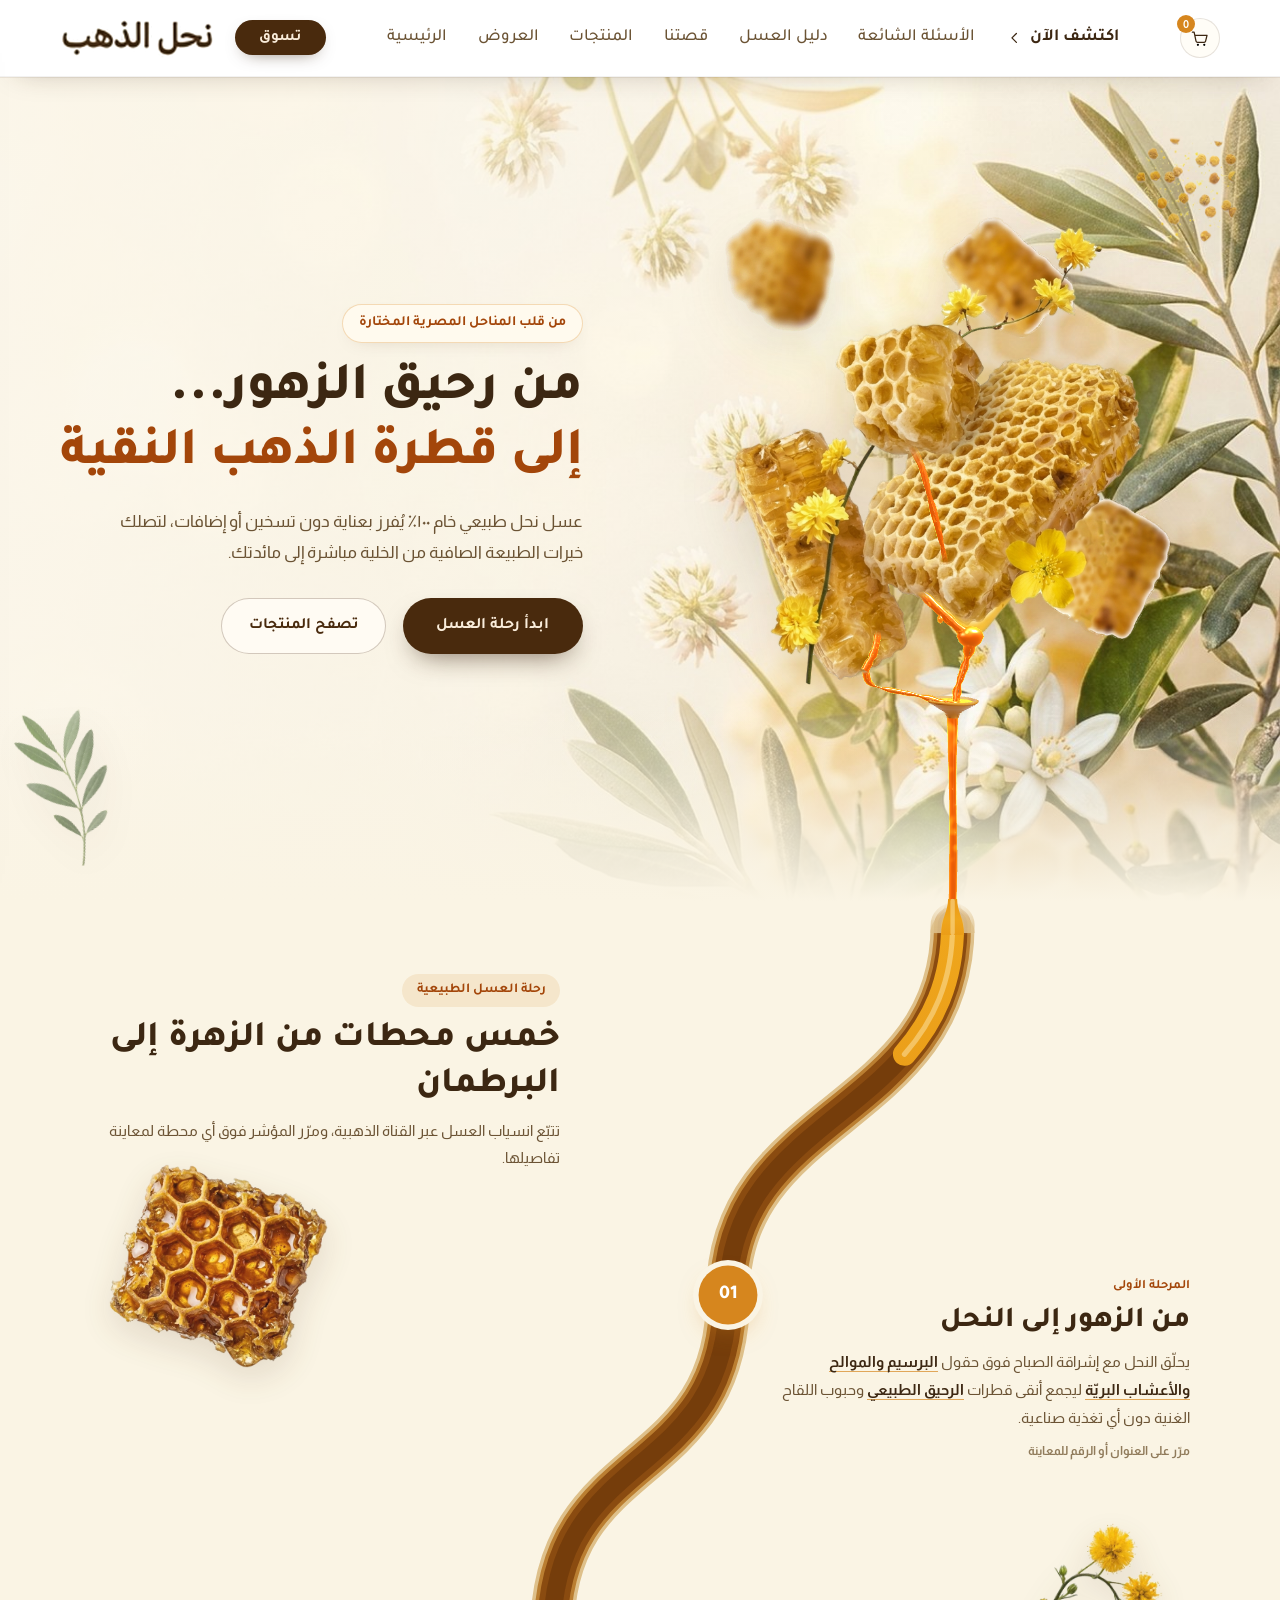
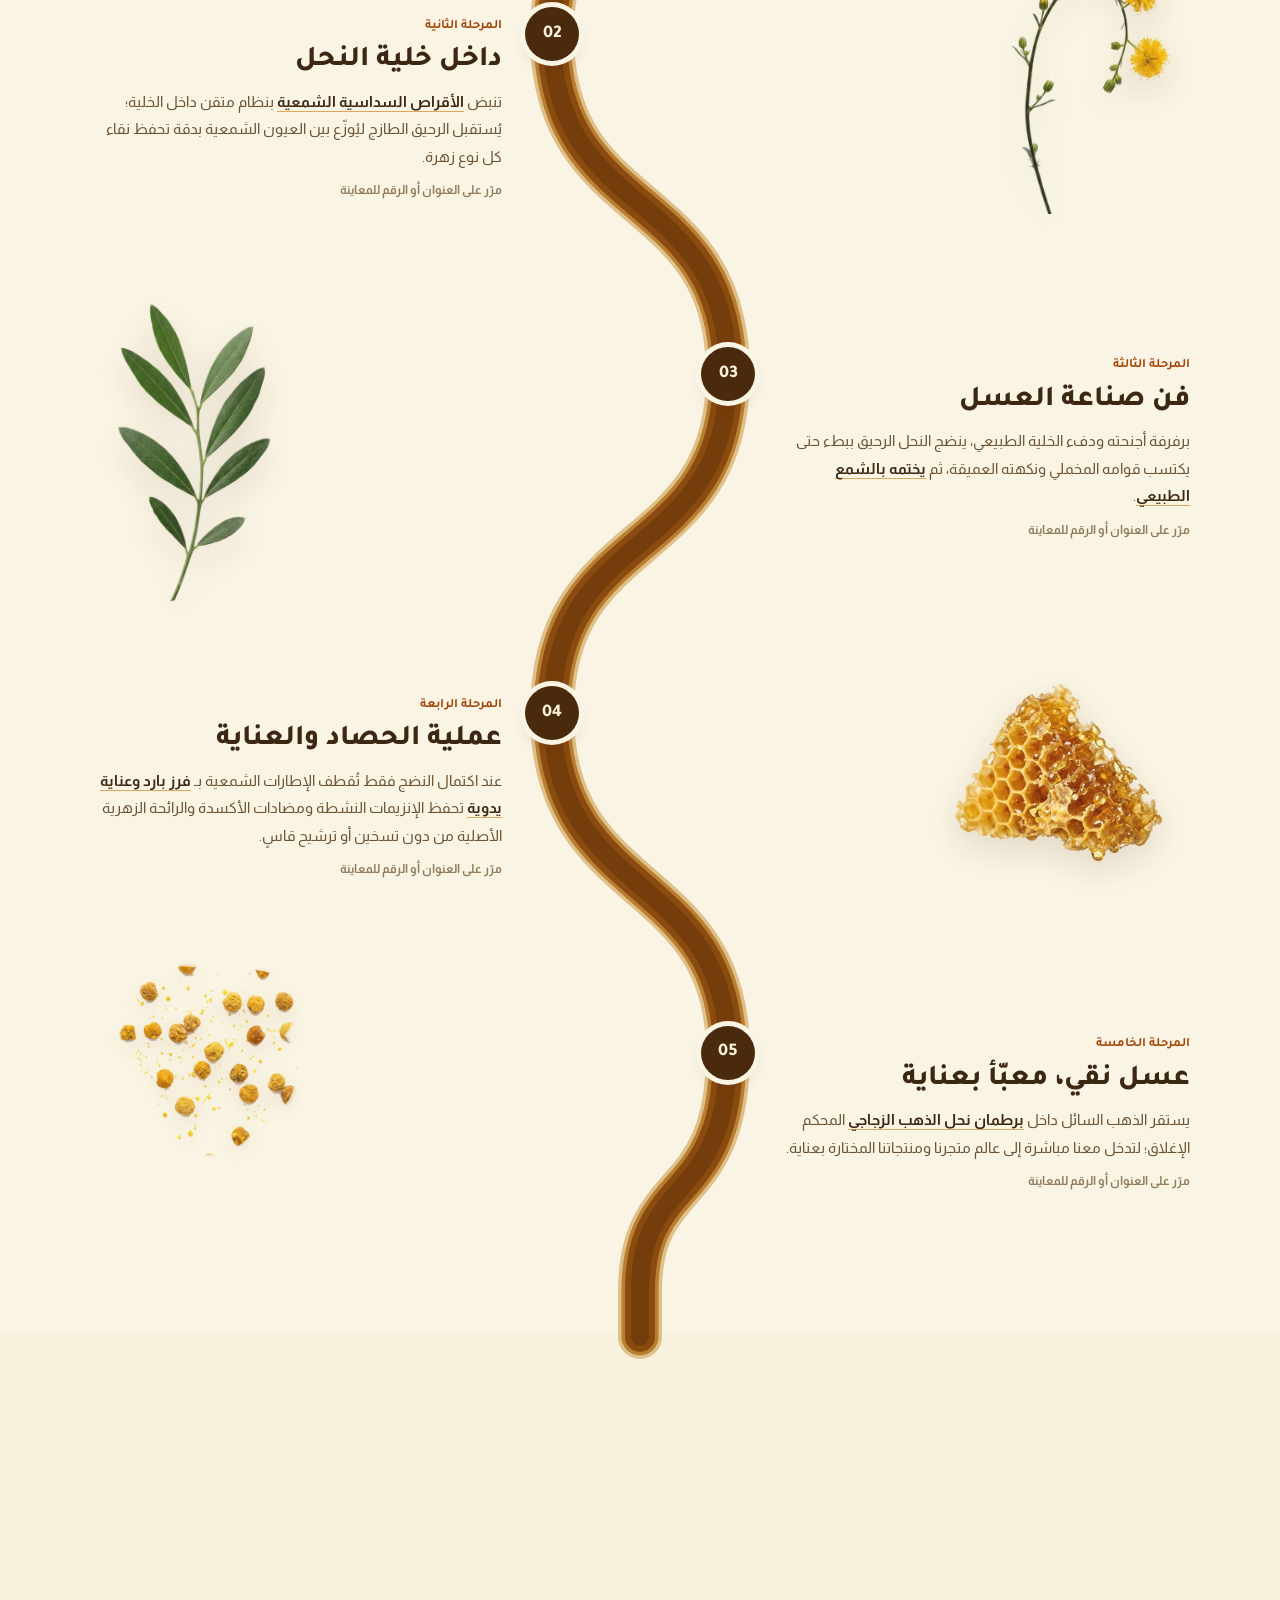
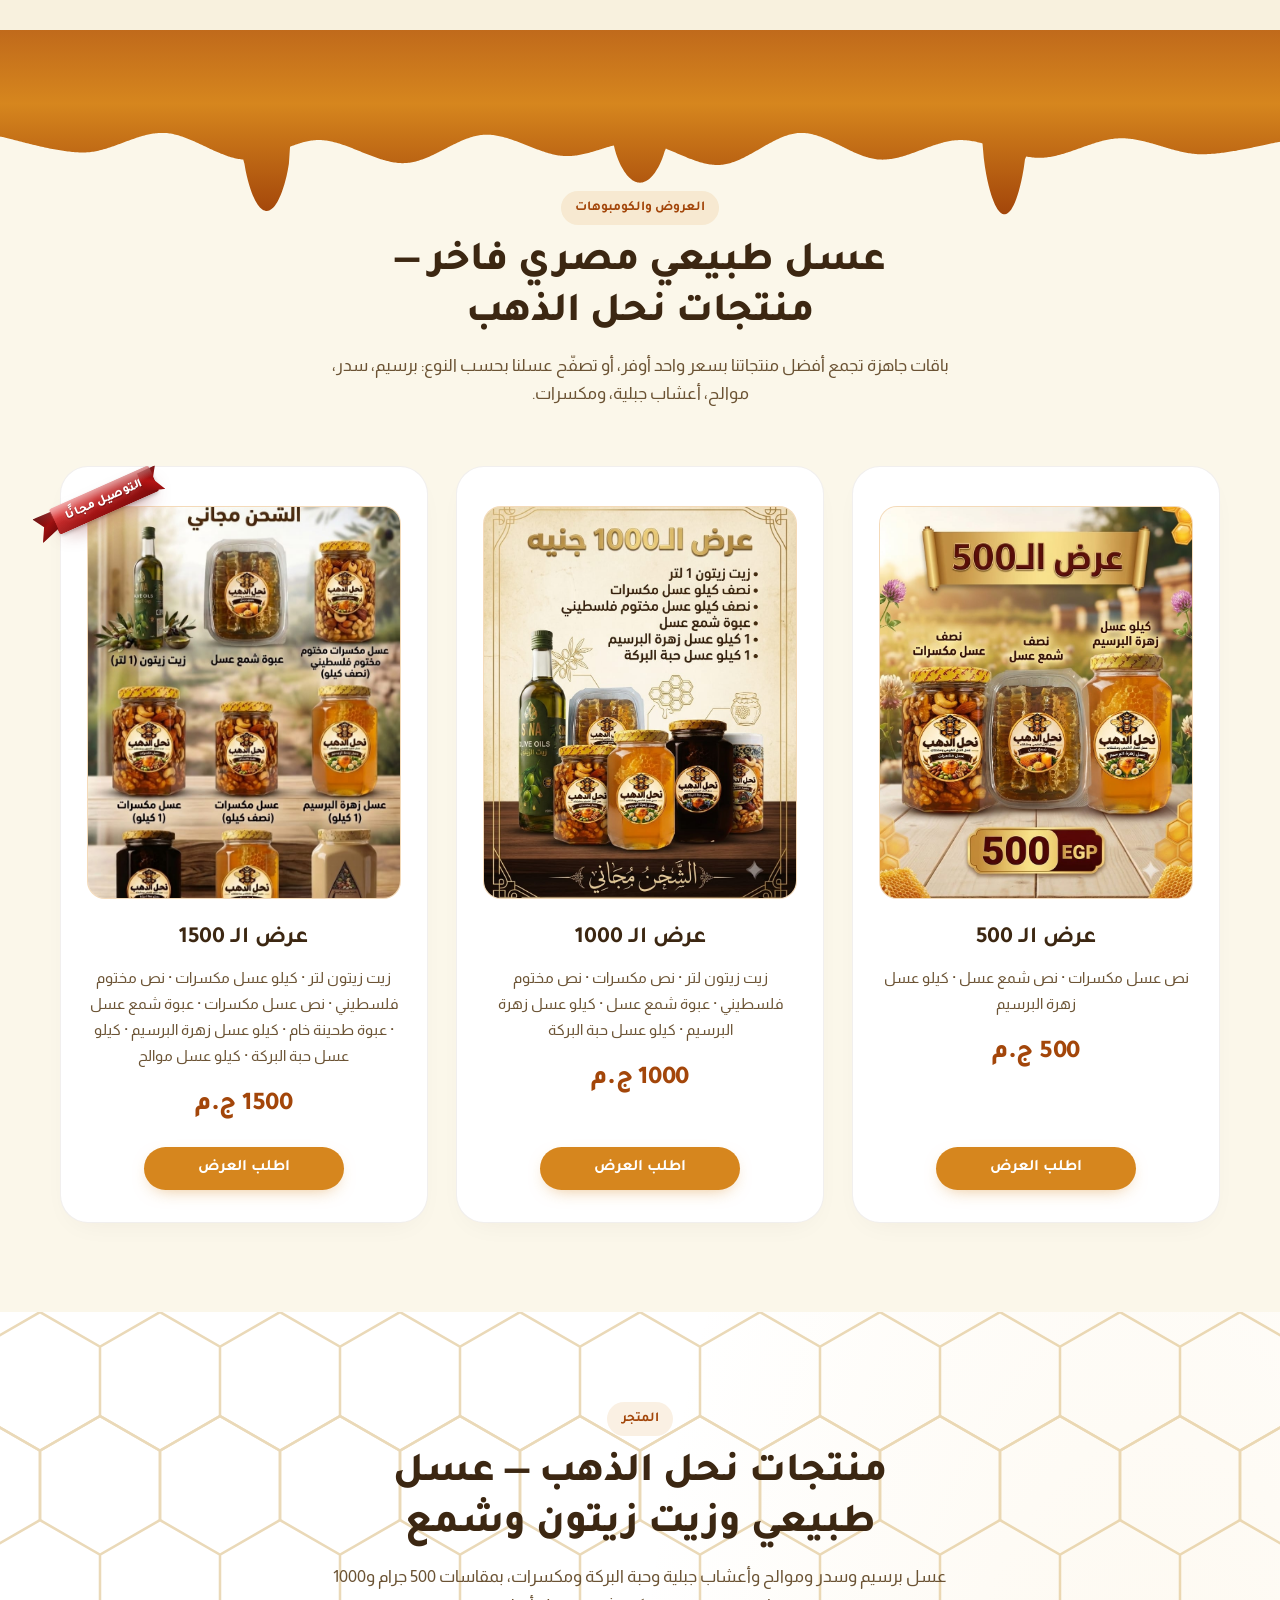
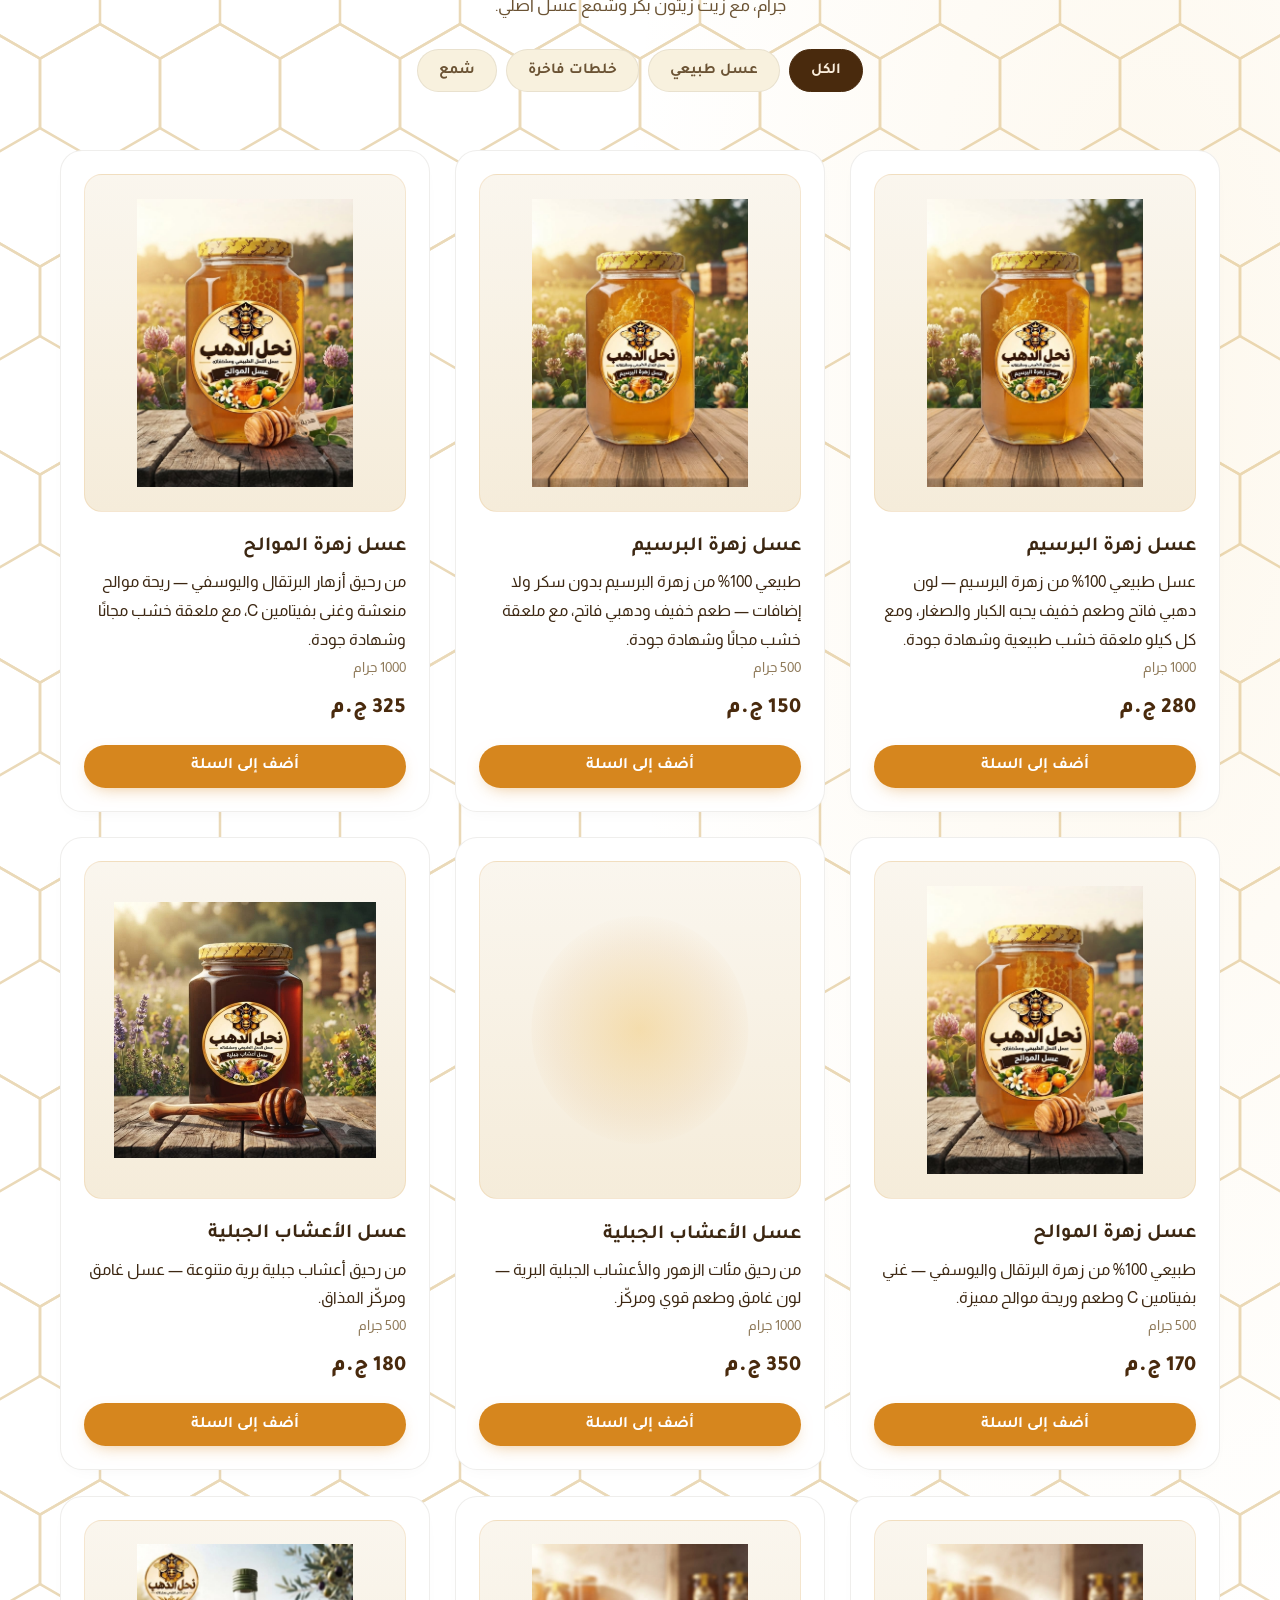
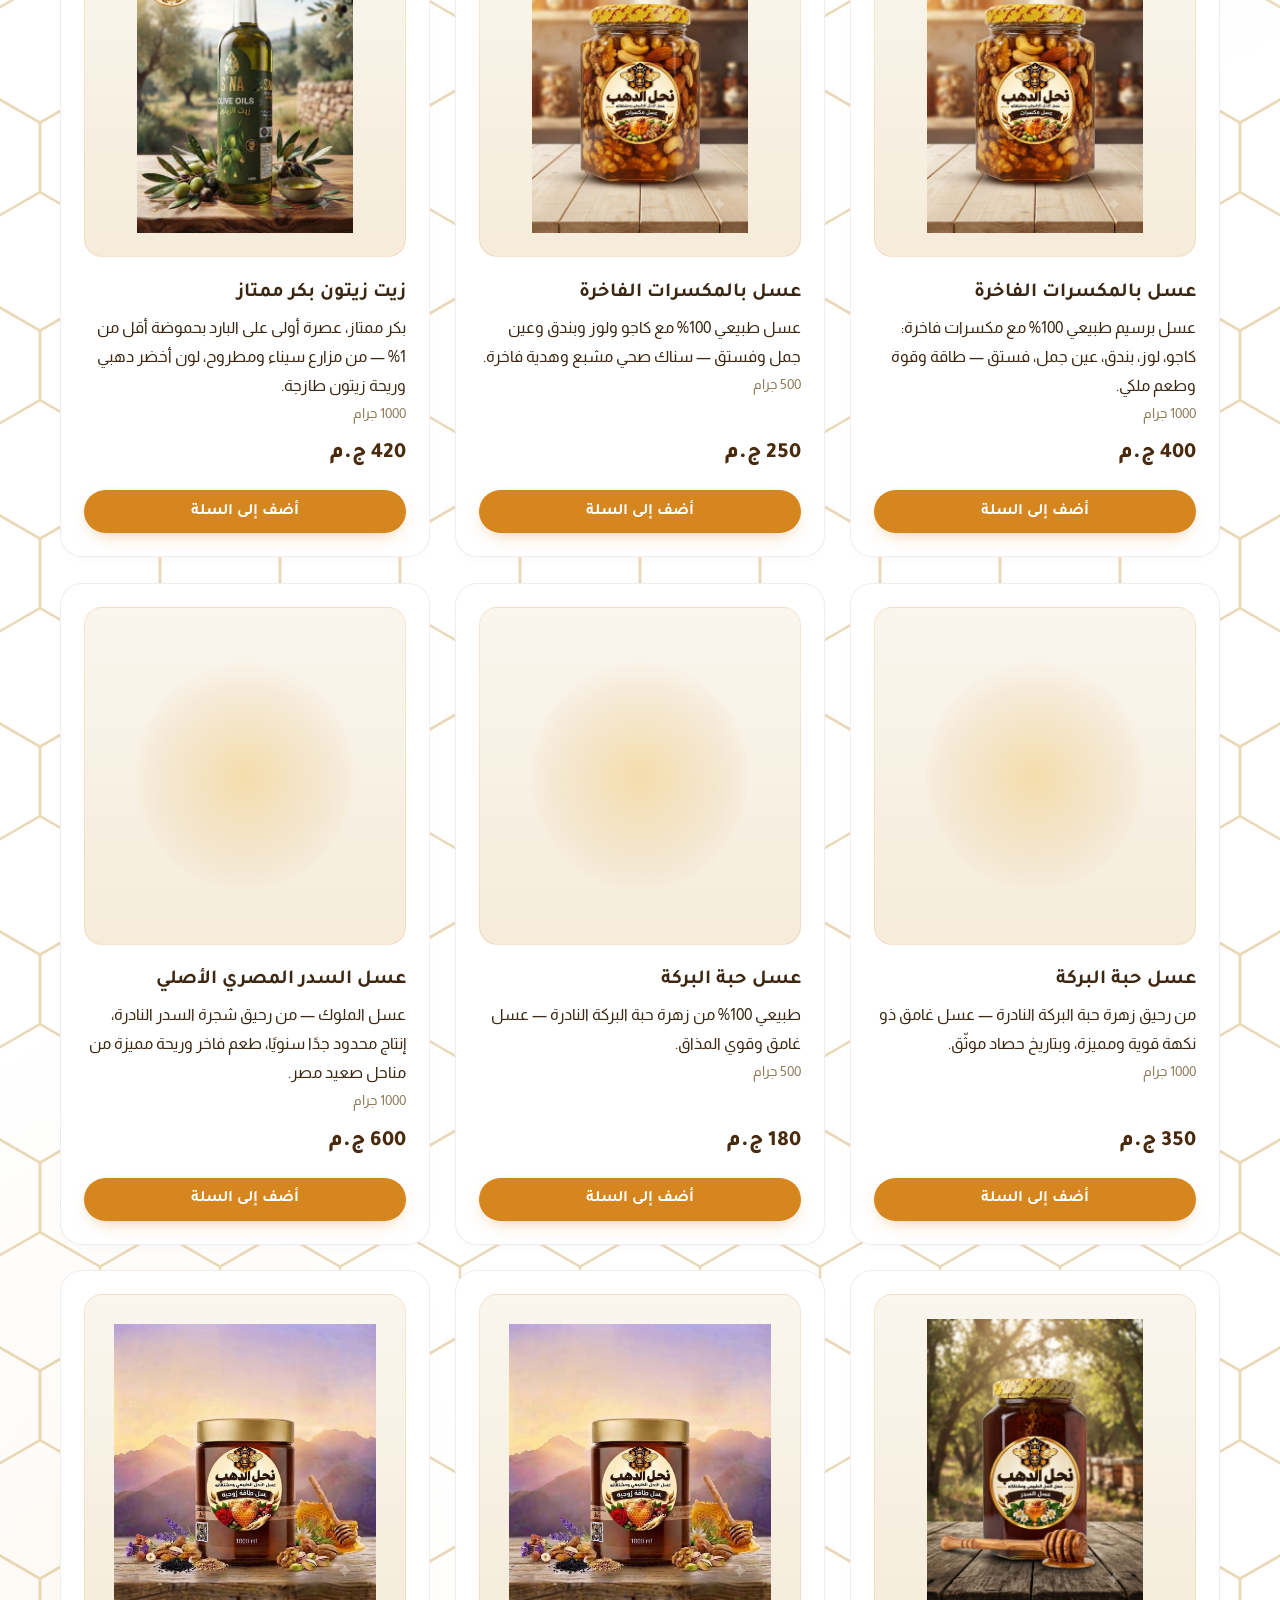
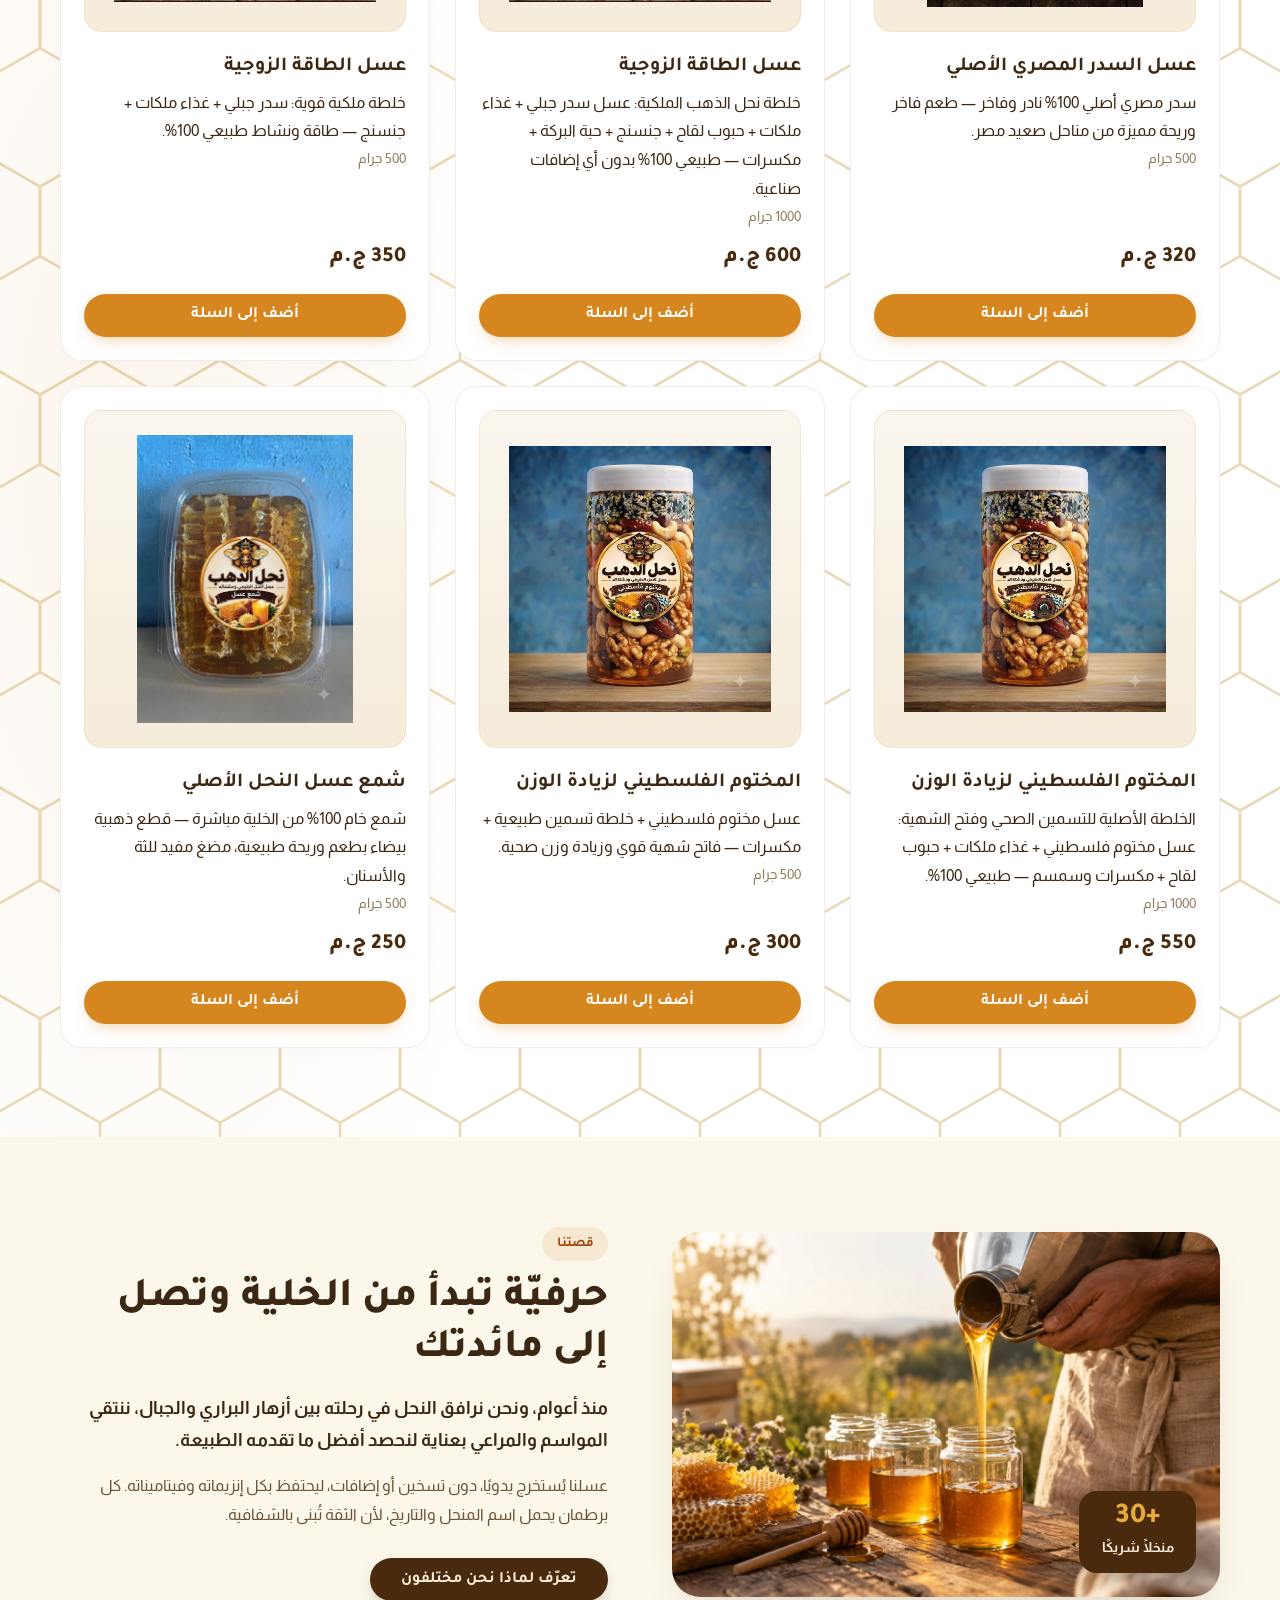
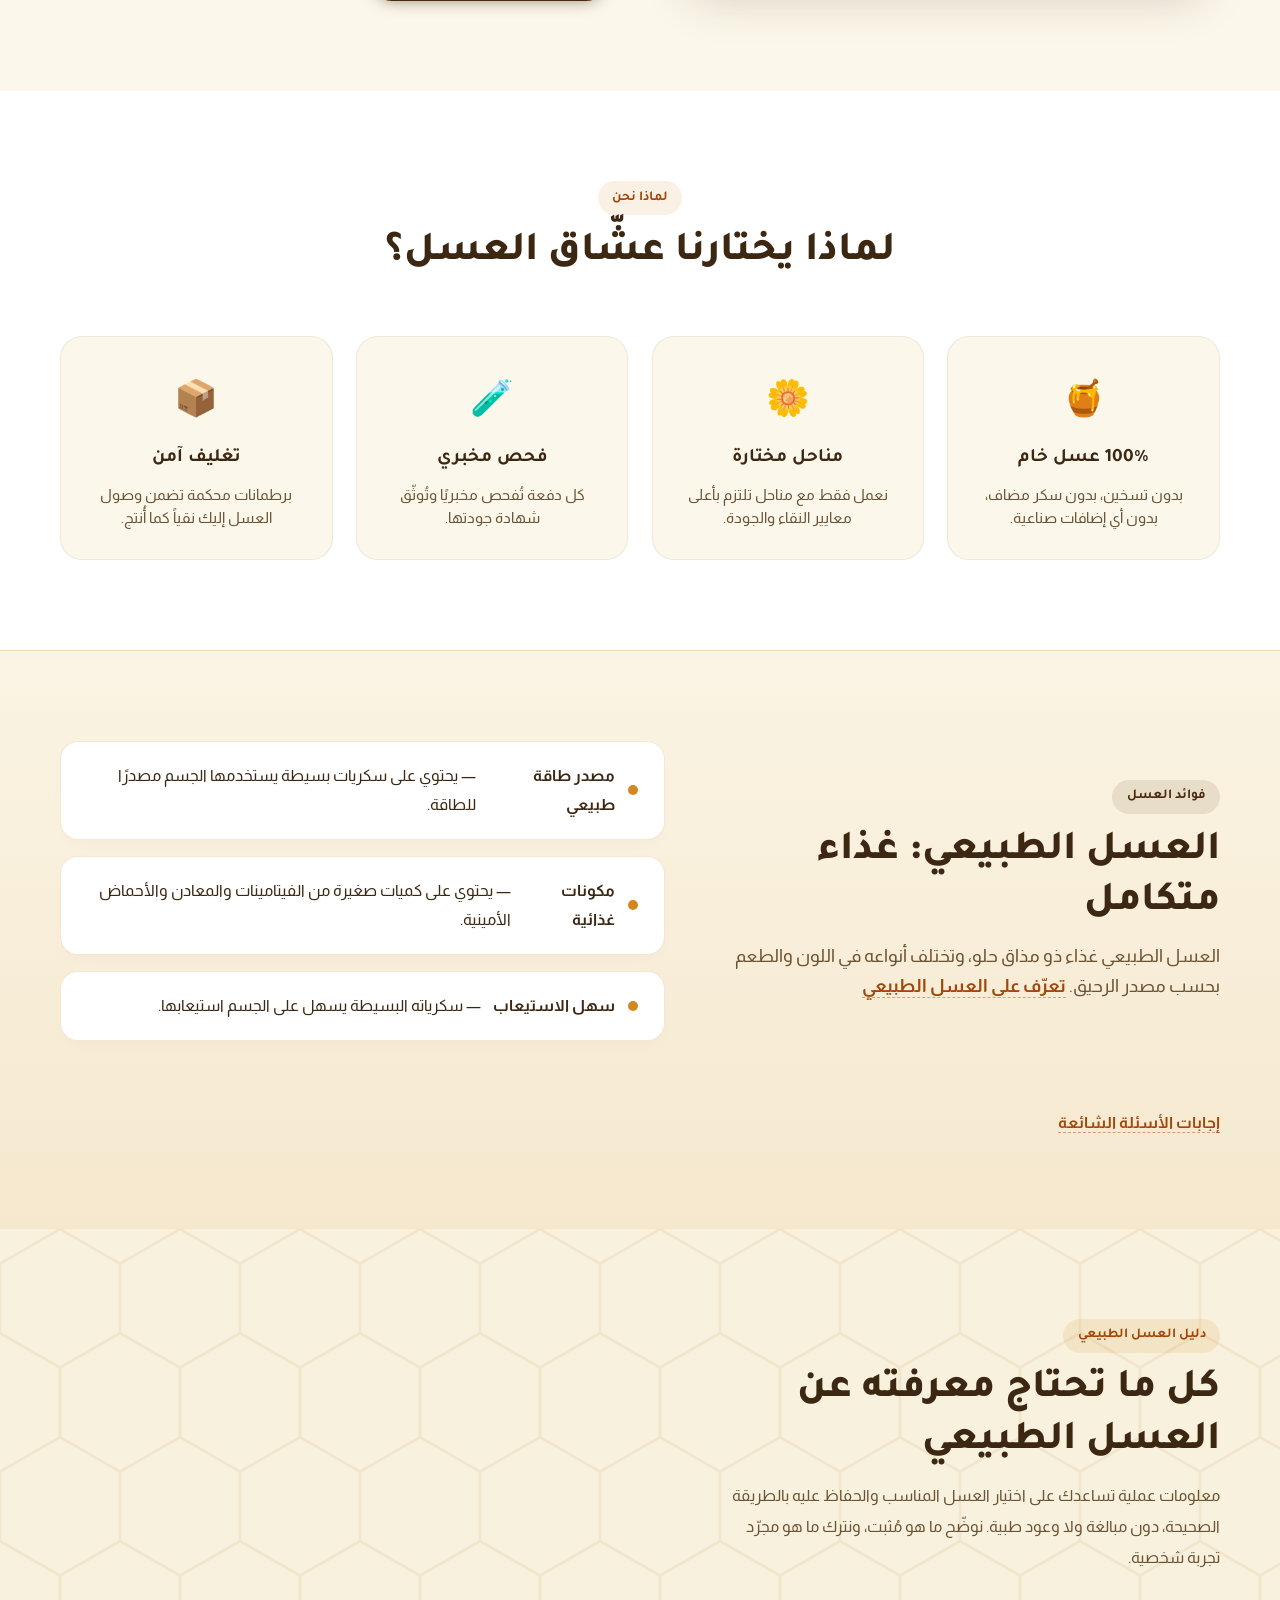
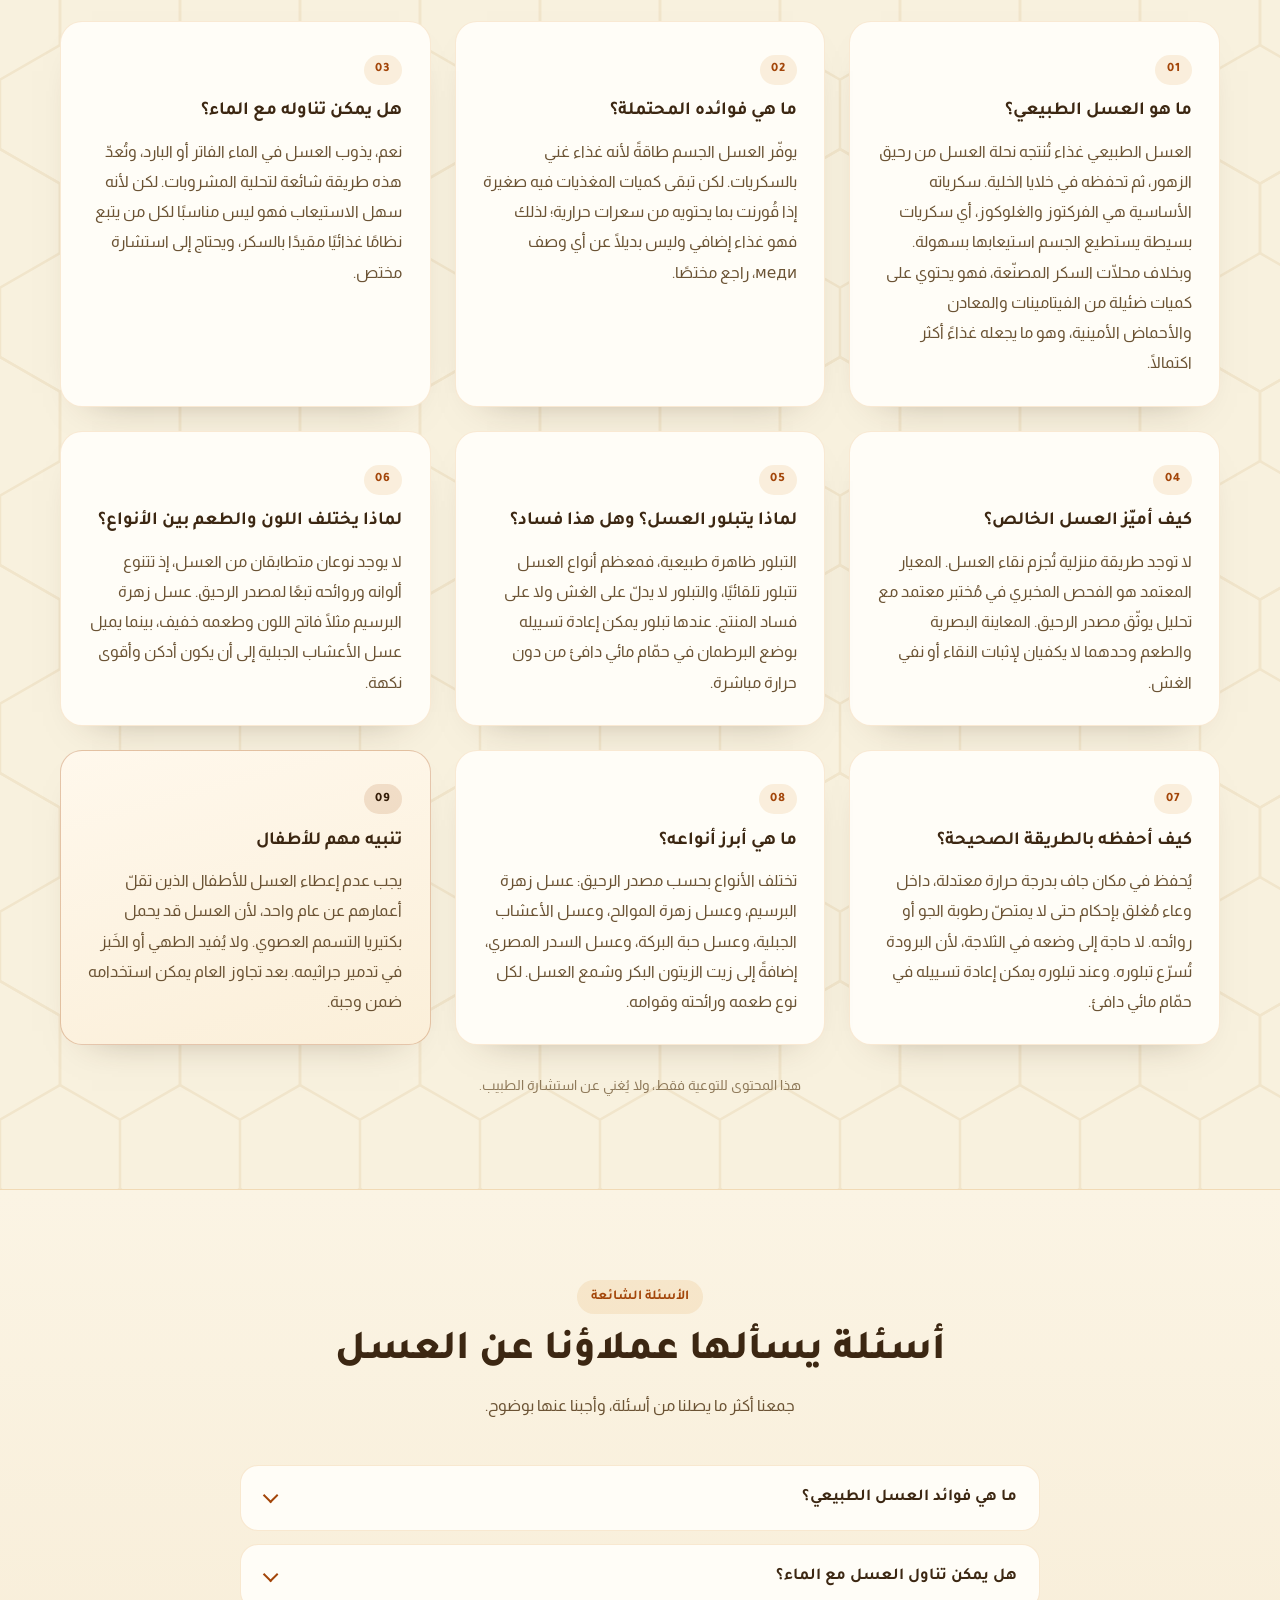
<file: index.html>
<!DOCTYPE html>
<html lang="ar" dir="rtl">
<head>
<meta charset="utf-8">
<meta name="viewport" content="width=device-width, initial-scale=1, viewport-fit=cover">
<meta name="theme-color" content="#F8F1DE">
<title>نحل الذهب | عسل طبيعي مصري فاخر - عسل سدر وبرسيم وموالح</title>
<meta name="description" content="نحل الذهب: متجر عسل طبيعي مصري فاخر. عسل سدر وبرسيم وموالح وأعشاب جبلية وحبة البركة ومكسرات، وزيت زيتون بكر وشمع عسل أصلي. اطلب عبر واتساب مع شحن لكل محافظات مصر.">
<link rel="canonical" href="https://nahlalthahab.com/">
<meta name="robots" content="index, follow, max-image-preview:large, max-snippet:-1, max-video-preview:-1">
<meta name="author" content="نحل الذهب">
<!-- Google Search Console: domain-property verification -->
<meta name="google-site-verification" content="googledd514071c836e8ad">
<meta name="keywords" content="عسل طبيعي, عسل سدر, عسل برسيم, عسل موالح, عسل حبة البركة, عسل أعشاب جبلية, عسل بالمكسرات, زيت زيتون بكر, شمع عسل, نحل الذهب">

<!-- Open Graph -->
<meta property="og:type" content="website">
<meta property="og:site_name" content="نحل الذهب">
<meta property="og:locale" content="ar_EG">
<meta property="og:title" content="نحل الذهب | عسل طبيعي مصري فاخر - عسل سدر وبرسيم وموالح">
<meta property="og:description" content="نحل الذهب: متجر عسل طبيعي مصري فاخر. عسل سدر وبرسيم وموالح وأعشاب جبلية وحبة البركة ومكسرات، وزيت زيتون بكر وشمع عسل أصلي. اطلب عبر واتساب مع شحن لكل محافظات مصر.">
<meta property="og:url" content="https://nahlalthahab.com/">
<meta property="og:image" content="https://nahlalthahab.com/assets/img/og-cover.jpg">
  <meta property="og:image:width" content="1200">
  <meta property="og:image:height" content="630">
  <meta property="og:image:type" content="image/jpeg">
<meta property="og:image:alt" content="نحل الذهب — عسل طبيعي مصري فاخر">

<!-- Twitter / X -->
<meta name="twitter:card" content="summary_large_image">
  <meta name="twitter:site" content="@nahlalthahab">
  <meta name="twitter:creator" content="@nahlalthahab">
<meta name="twitter:title" content="نحل الذهب | عسل طبيعي مصري فاخر - عسل سدر وبرسيم وموالح">
<meta name="twitter:description" content="نحل الذهب: متجر عسل طبيعي مصري فاخر. عسل سدر وبرسيم وموالح وأعشاب جبلية وحبة البركة ومكسرات، وزيت زيتون بكر وشمع عسل أصلي. اطلب عبر واتساب مع شحن لكل محافظات مصر.">
<meta name="twitter:image" content="https://nahlalthahab.com/assets/img/og-cover.jpg">
<meta name="twitter:image:alt" content="نحل الذهب — عسل طبيعي مصري فاخر">

<!-- Structured data: Organization / WebSite / Store / 18 Products / 3 Offers -->
<script type="application/ld+json">
{
  "@context": "https://schema.org",
  "@graph": [
    {
      "@type": "Organization",
      "@id": "https://nahlalthahab.com/#organization",
      "name": "نحل الذهب",
      "url": "https://nahlalthahab.com/",
      "logo": "https://nahlalthahab.com/assets/img/logo-nahl-al-thahab.png",
      "description": "متجر عسل طبيعي مصري فاخر ومناحل نحل مختارة.",
      "email": "hello@nahlalthahab.com",
      "telephone": "+201557758131",
      "address": {
        "@type": "PostalAddress",
        "addressLocality": "الإسكندرية",
        "addressCountry": "EG"
      },
      "contactPoint": [
        {
          "@type": "ContactPoint",
          "telephone": "+201557758131",
          "contactType": "customer service",
          "areaServed": "EG",
          "availableLanguage": "ar"
        }
      ]
    },
    {
      "@type": "WebSite",
      "@id": "https://nahlalthahab.com/#website",
      "url": "https://nahlalthahab.com/",
      "name": "نحل الذهب",
      "inLanguage": "ar-EG",
      "publisher": {
        "@id": "https://nahlalthahab.com/#organization"
      }
    },
    {
      "@type": "Store",
      "@id": "https://nahlalthahab.com/#store",
      "name": "نحل الذهب",
      "url": "https://nahlalthahab.com/",
      "image": "https://nahlalthahab.com/assets/img/logo-nahl-al-thahab.png",
      "description": "متجر نحل الذهب: عسل طبيعي مصري فاخر، عسل سدر، برسيم، موالح، مكسرات، وزيت زيتون بكر.",
      "telephone": "+201557758131",
      "currenciesAccepted": "EGP",
      "paymentAccepted": "Cash on delivery, WhatsApp",
      "address": {
        "@type": "PostalAddress",
        "addressLocality": "الإسكندرية",
        "addressCountry": "EG"
      },
      "areaServed": {
        "@type": "Country",
        "name": "Egypt"
      },
      "hasOfferCatalog": {
        "@type": "OfferCatalog",
        "name": "منتجات نحل الذهب",
        "itemListElement": [
          {
            "@type": "Offer",
            "position": 1,
            "itemOffered": {
              "@type": "Product",
              "name": "عسل زهرة البرسيم - 1000 جرام",
              "image": [
                "https://nahlalthahab.com/assets/img/products/p01-clover-1kg.jpg"
              ],
              "description": "عسل طبيعي 100% من زهرة البرسيم، لون دهبي فاتح وطعم خفيف، مع ملعقة خشب طبيعية وشهادة جودة.",
              "brand": {
                "@type": "Brand",
                "name": "نحل الذهب"
              },
              "offers": {
                "@type": "Offer",
                "url": "https://nahlalthahab.com/#products",
                "priceCurrency": "EGP",
                "price": "280",
                "availability": "https://schema.org/InStock",
                "itemCondition": "https://schema.org/NewCondition",
                "areaServed": "EG",
                "seller": {
                  "@type": "Organization",
                  "name": "نحل الذهب"
                }
              }
            }
          },
          {
            "@type": "Offer",
            "position": 2,
            "itemOffered": {
              "@type": "Product",
              "name": "عسل زهرة البرسيم - 500 جرام",
              "image": [
                "https://nahlalthahab.com/assets/img/products/p02-clover-500g.jpg"
              ],
              "description": "عسل طبيعي 100% من زهرة البرسيم بدون سكر ولا إضافات، طعم خفيف ودهبي فاتح، مع ملعقة خشب مجانًا.",
              "brand": {
                "@type": "Brand",
                "name": "نحل الذهب"
              },
              "offers": {
                "@type": "Offer",
                "url": "https://nahlalthahab.com/#products",
                "priceCurrency": "EGP",
                "price": "150",
                "availability": "https://schema.org/InStock",
                "itemCondition": "https://schema.org/NewCondition",
                "areaServed": "EG",
                "seller": {
                  "@type": "Organization",
                  "name": "نحل الذهب"
                }
              }
            }
          },
          {
            "@type": "Offer",
            "position": 3,
            "itemOffered": {
              "@type": "Product",
              "name": "عسل زهرة الموالح - 1000 جرام",
              "image": [
                "https://nahlalthahab.com/assets/img/products/p03-citrus-1kg.jpg"
              ],
              "description": "عسل من رحيق أزهار البرتقال واليوسفي، ريحة موالح منعشة وغني بفيتامين C، مع ملعقة خشب مجانًا.",
              "brand": {
                "@type": "Brand",
                "name": "نحل الذهب"
              },
              "offers": {
                "@type": "Offer",
                "url": "https://nahlalthahab.com/#products",
                "priceCurrency": "EGP",
                "price": "325",
                "availability": "https://schema.org/InStock",
                "itemCondition": "https://schema.org/NewCondition",
                "areaServed": "EG",
                "seller": {
                  "@type": "Organization",
                  "name": "نحل الذهب"
                }
              }
            }
          },
          {
            "@type": "Offer",
            "position": 4,
            "itemOffered": {
              "@type": "Product",
              "name": "عسل زهرة الموالح - 500 جرام",
              "image": [
                "https://nahlalthahab.com/assets/img/products/p04-citrus-500g.jpg"
              ],
              "description": "عسل طبيعي 100% من زهرة البرتقال واليوسفي، غني بفيتامين C وطعم وريحة موالح مميزة.",
              "brand": {
                "@type": "Brand",
                "name": "نحل الذهب"
              },
              "offers": {
                "@type": "Offer",
                "url": "https://nahlalthahab.com/#products",
                "priceCurrency": "EGP",
                "price": "170",
                "availability": "https://schema.org/InStock",
                "itemCondition": "https://schema.org/NewCondition",
                "areaServed": "EG",
                "seller": {
                  "@type": "Organization",
                  "name": "نحل الذهب"
                }
              }
            }
          },
          {
            "@type": "Offer",
            "position": 5,
            "itemOffered": {
              "@type": "Product",
              "name": "عسل الأعشاب الجبلية - 1000 جرام",
              "image": [
                "https://nahlalthahab.com/assets/img/products/p05-mountain-herbs-1kg.jpg"
              ],
              "description": "عسل من رحيق مئات الزهور والأعشاب الجبلية البرية، لون غامق وطعم قوي.",
              "brand": {
                "@type": "Brand",
                "name": "نحل الذهب"
              },
              "offers": {
                "@type": "Offer",
                "url": "https://nahlalthahab.com/#products",
                "priceCurrency": "EGP",
                "price": "350",
                "availability": "https://schema.org/InStock",
                "itemCondition": "https://schema.org/NewCondition",
                "areaServed": "EG",
                "seller": {
                  "@type": "Organization",
                  "name": "نحل الذهب"
                }
              }
            }
          },
          {
            "@type": "Offer",
            "position": 6,
            "itemOffered": {
              "@type": "Product",
              "name": "عسل الأعشاب الجبلية - 500 جرام",
              "image": [
                "https://nahlalthahab.com/assets/img/products/p06-mountain-herbs-500g.jpg"
              ],
              "description": "عسل من رحيق أعشاب جبلية برية متنوعة، غامق ومركّز المذاق.",
              "brand": {
                "@type": "Brand",
                "name": "نحل الذهب"
              },
              "offers": {
                "@type": "Offer",
                "url": "https://nahlalthahab.com/#products",
                "priceCurrency": "EGP",
                "price": "180",
                "availability": "https://schema.org/InStock",
                "itemCondition": "https://schema.org/NewCondition",
                "areaServed": "EG",
                "seller": {
                  "@type": "Organization",
                  "name": "نحل الذهب"
                }
              }
            }
          },
          {
            "@type": "Offer",
            "position": 7,
            "itemOffered": {
              "@type": "Product",
              "name": "عسل بالمكسرات الفاخرة - 1000 جرام",
              "image": [
                "https://nahlalthahab.com/assets/img/products/p07-nuts-1kg.jpg"
              ],
              "description": "عسل برسيم طبيعي 100% مع مكسرات فاخرة: كاجو، لوز، بندق، عين جمل، فستق.",
              "brand": {
                "@type": "Brand",
                "name": "نحل الذهب"
              },
              "offers": {
                "@type": "Offer",
                "url": "https://nahlalthahab.com/#products",
                "priceCurrency": "EGP",
                "price": "400",
                "availability": "https://schema.org/InStock",
                "itemCondition": "https://schema.org/NewCondition",
                "areaServed": "EG",
                "seller": {
                  "@type": "Organization",
                  "name": "نحل الذهب"
                }
              }
            }
          },
          {
            "@type": "Offer",
            "position": 8,
            "itemOffered": {
              "@type": "Product",
              "name": "عسل بالمكسرات الفاخرة - 500 جرام",
              "image": [
                "https://nahlalthahab.com/assets/img/products/p08-nuts-500g.jpg"
              ],
              "description": "عسل طبيعي 100% مع كاجو ولوز وبندق وعين جمل وفستق، سناك صحي مشبع وهدية فاخرة.",
              "brand": {
                "@type": "Brand",
                "name": "نحل الذهب"
              },
              "offers": {
                "@type": "Offer",
                "url": "https://nahlalthahab.com/#products",
                "priceCurrency": "EGP",
                "price": "250",
                "availability": "https://schema.org/InStock",
                "itemCondition": "https://schema.org/NewCondition",
                "areaServed": "EG",
                "seller": {
                  "@type": "Organization",
                  "name": "نحل الذهب"
                }
              }
            }
          },
          {
            "@type": "Offer",
            "position": 9,
            "itemOffered": {
              "@type": "Product",
              "name": "زيت زيتون بكر ممتاز - 1000 جرام",
              "image": [
                "https://nahlalthahab.com/assets/img/products/p09-olive-oil-1l.jpg"
              ],
              "description": "زيت زيتون بكر ممتاز، عصرة أولى على البارد بحموضة أقل من 1%، من مزارع سيناء ومطروح.",
              "brand": {
                "@type": "Brand",
                "name": "نحل الذهب"
              },
              "offers": {
                "@type": "Offer",
                "url": "https://nahlalthahab.com/#products",
                "priceCurrency": "EGP",
                "price": "420",
                "availability": "https://schema.org/InStock",
                "itemCondition": "https://schema.org/NewCondition",
                "areaServed": "EG",
                "seller": {
                  "@type": "Organization",
                  "name": "نحل الذهب"
                }
              }
            }
          },
          {
            "@type": "Offer",
            "position": 10,
            "itemOffered": {
              "@type": "Product",
              "name": "عسل حبة البركة - 1000 جرام",
              "image": [
                "https://nahlalthahab.com/assets/img/products/p10-blackseed-1kg.jpg"
              ],
              "description": "من رحيق زهرة حبة البركة النادرة — عسل غامق ذو نكهة قوية ومميزة، وبتاريخ حصاد موثّق.",
              "brand": {
                "@type": "Brand",
                "name": "نحل الذهب"
              },
              "offers": {
                "@type": "Offer",
                "url": "https://nahlalthahab.com/#products",
                "priceCurrency": "EGP",
                "price": "350",
                "availability": "https://schema.org/InStock",
                "itemCondition": "https://schema.org/NewCondition",
                "areaServed": "EG",
                "seller": {
                  "@type": "Organization",
                  "name": "نحل الذهب"
                }
              }
            }
          },
          {
            "@type": "Offer",
            "position": 11,
            "itemOffered": {
              "@type": "Product",
              "name": "عسل حبة البركة - 500 جرام",
              "image": [
                "https://nahlalthahab.com/assets/img/products/p11-blackseed-500g.jpg"
              ],
              "description": "طبيعي 100% من زهرة حبة البركة النادرة — عسل غامق وقوي المذاق.",
              "brand": {
                "@type": "Brand",
                "name": "نحل الذهب"
              },
              "offers": {
                "@type": "Offer",
                "url": "https://nahlalthahab.com/#products",
                "priceCurrency": "EGP",
                "price": "180",
                "availability": "https://schema.org/InStock",
                "itemCondition": "https://schema.org/NewCondition",
                "areaServed": "EG",
                "seller": {
                  "@type": "Organization",
                  "name": "نحل الذهب"
                }
              }
            }
          },
          {
            "@type": "Offer",
            "position": 12,
            "itemOffered": {
              "@type": "Product",
              "name": "عسل السدر المصري الأصلي - 1000 جرام",
              "image": [
                "https://nahlalthahab.com/assets/img/products/p12-sidr-1kg.jpg"
              ],
              "description": "عسل الملوك من رحيق شجرة السدر النادرة، إنتاج محدود جدًا سنويًا، من مناحل صعيد مصر.",
              "brand": {
                "@type": "Brand",
                "name": "نحل الذهب"
              },
              "offers": {
                "@type": "Offer",
                "url": "https://nahlalthahab.com/#products",
                "priceCurrency": "EGP",
                "price": "600",
                "availability": "https://schema.org/InStock",
                "itemCondition": "https://schema.org/NewCondition",
                "areaServed": "EG",
                "seller": {
                  "@type": "Organization",
                  "name": "نحل الذهب"
                }
              }
            }
          },
          {
            "@type": "Offer",
            "position": 13,
            "itemOffered": {
              "@type": "Product",
              "name": "عسل السدر المصري الأصلي - 500 جرام",
              "image": [
                "https://nahlalthahab.com/assets/img/products/p13-sidr-500g.jpg"
              ],
              "description": "سدر مصري أصلي 100% نادر وفاخر — طعم فاخر وريحة مميزة من مناحل صعيد مصر.",
              "brand": {
                "@type": "Brand",
                "name": "نحل الذهب"
              },
              "offers": {
                "@type": "Offer",
                "url": "https://nahlalthahab.com/#products",
                "priceCurrency": "EGP",
                "price": "320",
                "availability": "https://schema.org/InStock",
                "itemCondition": "https://schema.org/NewCondition",
                "areaServed": "EG",
                "seller": {
                  "@type": "Organization",
                  "name": "نحل الذهب"
                }
              }
            }
          },
          {
            "@type": "Offer",
            "position": 14,
            "itemOffered": {
              "@type": "Product",
              "name": "عسل الطاقة الزوجية - 1000 جرام",
              "image": [
                "https://nahlalthahab.com/assets/img/products/p14-royal-energy-1kg.jpg"
              ],
              "description": "خلطة ملكية: عسل سدر جبلي مع غذاء ملكات وحبوب لقاح وجنسنج وحبة البركة ومكسرات.",
              "brand": {
                "@type": "Brand",
                "name": "نحل الذهب"
              },
              "offers": {
                "@type": "Offer",
                "url": "https://nahlalthahab.com/#products",
                "priceCurrency": "EGP",
                "price": "600",
                "availability": "https://schema.org/InStock",
                "itemCondition": "https://schema.org/NewCondition",
                "areaServed": "EG",
                "seller": {
                  "@type": "Organization",
                  "name": "نحل الذهب"
                }
              }
            }
          },
          {
            "@type": "Offer",
            "position": 15,
            "itemOffered": {
              "@type": "Product",
              "name": "عسل الطاقة الزوجية - 500 جرام",
              "image": [
                "https://nahlalthahab.com/assets/img/products/p15-royal-energy-500g.jpg"
              ],
              "description": "خلطة ملكية: سدر جبلي مع غذاء ملكات وجنسنج، طاقة ونشاط طبيعي 100%.",
              "brand": {
                "@type": "Brand",
                "name": "نحل الذهب"
              },
              "offers": {
                "@type": "Offer",
                "url": "https://nahlalthahab.com/#products",
                "priceCurrency": "EGP",
                "price": "350",
                "availability": "https://schema.org/InStock",
                "itemCondition": "https://schema.org/NewCondition",
                "areaServed": "EG",
                "seller": {
                  "@type": "Organization",
                  "name": "نحل الذهب"
                }
              }
            }
          },
          {
            "@type": "Offer",
            "position": 16,
            "itemOffered": {
              "@type": "Product",
              "name": "المختوم الفلسطيني لزيادة الوزن - 1000 جرام",
              "image": [
                "https://nahlalthahab.com/assets/img/products/p16-palestinian-1kg.jpg"
              ],
              "description": "خلطة مختوم فلسطيني الأصلي للتسمين الصحي وفتح الشهية، مع غذاء ملكات ومكسرات وسمسم.",
              "brand": {
                "@type": "Brand",
                "name": "نحل الذهب"
              },
              "offers": {
                "@type": "Offer",
                "url": "https://nahlalthahab.com/#products",
                "priceCurrency": "EGP",
                "price": "550",
                "availability": "https://schema.org/InStock",
                "itemCondition": "https://schema.org/NewCondition",
                "areaServed": "EG",
                "seller": {
                  "@type": "Organization",
                  "name": "نحل الذهب"
                }
              }
            }
          },
          {
            "@type": "Offer",
            "position": 17,
            "itemOffered": {
              "@type": "Product",
              "name": "المختوم الفلسطيني لزيادة الوزن - 500 جرام",
              "image": [
                "https://nahlalthahab.com/assets/img/products/p17-palestinian-500g.jpg"
              ],
              "description": "عسل مختوم فلسطيني مع خلطة تسمين طبيعية ومكسرات، فاتح شهية قوي وزيادة وزن صحية.",
              "brand": {
                "@type": "Brand",
                "name": "نحل الذهب"
              },
              "offers": {
                "@type": "Offer",
                "url": "https://nahlalthahab.com/#products",
                "priceCurrency": "EGP",
                "price": "300",
                "availability": "https://schema.org/InStock",
                "itemCondition": "https://schema.org/NewCondition",
                "areaServed": "EG",
                "seller": {
                  "@type": "Organization",
                  "name": "نحل الذهب"
                }
              }
            }
          },
          {
            "@type": "Offer",
            "position": 18,
            "itemOffered": {
              "@type": "Product",
              "name": "شمع عسل النحل الأصلي - 500 جرام",
              "image": [
                "https://nahlalthahab.com/assets/img/products/p18-waxcomb-500g.jpg"
              ],
              "description": "شمع عسل خام 100% من الخلية مباشرة، قطع ذهبية بطعم وريحة طبيعية.",
              "brand": {
                "@type": "Brand",
                "name": "نحل الذهب"
              },
              "offers": {
                "@type": "Offer",
                "url": "https://nahlalthahab.com/#products",
                "priceCurrency": "EGP",
                "price": "250",
                "availability": "https://schema.org/InStock",
                "itemCondition": "https://schema.org/NewCondition",
                "areaServed": "EG",
                "seller": {
                  "@type": "Organization",
                  "name": "نحل الذهب"
                }
              }
            }
          }
        ]
      }
    },
    {
      "@type": "WebPage",
      "@id": "https://nahlalthahab.com/#webpage",
      "url": "https://nahlalthahab.com/",
      "name": "نحل الذهب | عسل طبيعي مصري فاخر",
      "isPartOf": {
        "@id": "https://nahlalthahab.com/#website"
      },
      "about": {
        "@id": "https://nahlalthahab.com/#organization"
      },
      "inLanguage": "ar-EG"
    },
    {
      "@type": "Offer",
      "name": "عرض ال500 جنيه",
      "image": [
        "https://nahlalthahab.com/assets/img/offers/offer-500.jpg"
      ],
      "description": "كومبو من نحل الذهب يشمل: نصف عسل مكسرات، نصف شمع عسل، كيلو عسل زهرة البرسيم.",
      "priceCurrency": "EGP",
      "price": "500",
      "availability": "https://schema.org/InStock"
    },
    {
      "@type": "Offer",
      "name": "عرض ال1000 جنيه",
      "image": [
        "https://nahlalthahab.com/assets/img/offers/offer-1000.jpg"
      ],
      "description": "كومبو من نحل الذهب يشمل: زيت زيتون لتر، نصف مكسرات، نصف مختوم فلسطيني، عبوة شمع عسل، كيلو عسل زهرة البرسيم، كيلو عسل حبة البركة.",
      "priceCurrency": "EGP",
      "price": "1000",
      "availability": "https://schema.org/InStock"
    },
    {
      "@type": "Offer",
      "name": "عرض ال1500 جنيه",
      "image": [
        "https://nahlalthahab.com/assets/img/offers/offer-1500.jpg"
      ],
      "description": "كومبو من نحل الذهب يشمل: زيت زيتون لتر، كيلو عسل مكسرات، نصف مختوم فلسطيني، نصف عسل مكسرات، عبوة شمع عسل، عبوة طحينة خام، كيلو عسل زهرة البرسيم، كيلو عسل حبة البركة، كيلو عسل موالح.",
      "priceCurrency": "EGP",
      "price": "1500",
      "availability": "https://schema.org/InStock"
    }
  ]
}
</script>
  <script type="application/ld+json">
    {"@context": "https://schema.org", "@type": "FAQPage", "mainEntity": [{"@type": "Question", "name": "ما هي فوائد العسل الطبيعي؟", "acceptedAnswer": {"@type": "Answer", "text": "يوفّر العسل الجسم طاقةً لأنه غذاء غني بالسكريات. لكن تبقى كميات المغذيات فيه صغيرة إذا قُورنت بما يحتويه من سعرات حرارية؛ لذلك فهو غذاء إضافي وليس بديلًا عن أي وصف меди، راجع مختصًا."}}, {"@type": "Question", "name": "هل يمكن تناول العسل مع الماء؟", "acceptedAnswer": {"@type": "Answer", "text": "نعم، يذوب العسل في الماء الفاتر أو البارد، وتُعدّ هذه طريقة شائعة لتحلية المشروبات. لكن لأنه سهل الاستيعاب فهو ليس مناسبًا لكل من يتبع نظامًا غذائيًا مقيدًا بالسكر، ويحتاج إلى استشارة مختص."}}, {"@type": "Question", "name": "كيف أعرف أن العسل خالص وأصيل؟", "acceptedAnswer": {"@type": "Answer", "text": "لا توجد طريقة منزلية تُجزم نقاء العسل. المعيار المعتمد هو الفحص المخبري في مُختبر معتمد مع تحليل يوثّق مصدر الرحيق. المعاينة البصرية والطعم وحدهما لا يكفيان لإثبات النقاء أو نفي الغش."}}, {"@type": "Question", "name": "هل يتبلور العسل الطبيعي؟ وهل يدل ذلك على فساده؟", "acceptedAnswer": {"@type": "Answer", "text": "التبلور ظاهرة طبيعية، فمعظم أنواع العسل تتبلور تلقائيًا، والتبلور لا يدلّ على الغش ولا على فساد المنتج. عندها تبلور يمكن إعادة تسييله بوضع البرطمان في حمّام مائي دافئ من دون حرارة مباشرة."}}, {"@type": "Question", "name": "لماذا يختلف لون العسل وطعمه من نوع إلى آخر؟", "acceptedAnswer": {"@type": "Answer", "text": "لا يوجد نوعان متطابقان من العسل، إذ تتنوع ألوانه وروائحه تبعًا لمصدر الرحيق. عسل زهرة البرسيم مثلًا فاتح اللون وطعمه خفيف، بينما يميل عسل الأعشاب الجبلية إلى أن يكون أدكن وأقوى نكهة."}}, {"@type": "Question", "name": "ما الطريقة الصحيحة لحفظ العسل؟", "acceptedAnswer": {"@type": "Answer", "text": "يُحفظ في مكان جاف بدرجة حرارة معتدلة، داخل وعاء مُغلق بإحكام حتى لا يمتصّ رطوبة الجو أو روائحه. لا حاجة إلى وضعه في الثلاجة، لأن البرودة تُسرّع تبلوره. وعند تبلوره يمكن إعادة تسييله في حمّام مائي دافئ."}}, {"@type": "Question", "name": "ما الفرق بين أنواع العسل الطبيعي؟", "acceptedAnswer": {"@type": "Answer", "text": "تختلف الأنواع بحسب مصدر الرحيق: عسل زهرة البرسيم، وعسل زهرة الموالح، وعسل الأعشاب الجبلية، وعسل حبة البركة، وعسل السدر المصري، إضافةً إلى زيت الزيتون البكر وشمع العسل. لكل نوع طعمه ورائحته وقوامه."}}, {"@type": "Question", "name": "هل يناسب العسل الأطفال؟", "acceptedAnswer": {"@type": "Answer", "text": "يجب عدم إعطاء العسل للأطفال الذين تقلّ أعمارهم عن عام واحد، لأن العسل قد يحمل بكتيريا التسمم العصوي. ولا يُفيد الطهي أو الخَبز في تدمير جراثيمه. بعد تجاوز العام يمكن استخدامه ضمن وجبة."}}]}
  </script>

<link rel="preload" as="font" type="font/woff2" crossorigin
      href="assets/fonts/tajawal-500-arabic.woff2">
<link rel="preload" as="font" type="font/woff2" crossorigin
      href="assets/fonts/tajawal-700-arabic.woff2">

<link rel="stylesheet" href="assets/css/fonts.css">
<link rel="stylesheet" href="assets/css/tokens.css">
<link rel="stylesheet" href="assets/css/base.css">
<link rel="stylesheet" href="assets/css/navbar.css">
<link rel="stylesheet" href="assets/css/journey.css">
<link rel="stylesheet" href="assets/css/sections.css">
<link rel="stylesheet" href="assets/css/cart.css">

  <!-- ============ FAVICON / APP ICONS (gold honey-bee identity) ============ -->
  <link rel="icon" href="assets/img/favicon.ico" sizes="any">
  <link rel="icon" type="image/png" sizes="32x32" href="assets/img/favicon-32.png">
  <link rel="icon" type="image/png" sizes="16x16" href="assets/img/favicon-16.png">
  <link rel="apple-touch-icon" sizes="180x180" href="assets/img/apple-touch-icon.png">
  <link rel="manifest" href="manifest.webmanifest">
  <link rel="mask-icon" href="assets/img/honeycomb-pattern.svg" color="#D6861E">

  <!-- ============ ANALYTICS ============ -->
  <!-- Microsoft Clarity: heatmaps, session recordings, behaviour analytics -->
  <script type="text/javascript">
    (function(c,l,a,r,i,t,y){
      c[a]=c[a]||function(){(c[a].q=c[a].q||[]).push(arguments)};
      t=l.createElement(r);t.async=1;t.src="https://www.clarity.ms/tag/"+i;
      y=l.getElementsByTagName(r)[0];y.parentNode.insertBefore(t,y);
    })(window, document, "clarity", "script", "ynv63d61l0");
  </script>

  <!-- Google Analytics 4 (gtag.js) -->
  <script async src="https://www.googletagmanager.com/gtag/js?id=G-6TSSKWT32X"></script>
  <script>
    window.dataLayer = window.dataLayer || [];
    function gtag(){dataLayer.push(arguments);}
    gtag('js', new Date());
    gtag('config', 'G-6TSSKWT32X');
  </script>
</head>
<body>

<a class="skip-link" href="#hero">تخطَّ إلى المحتوى</a>

<!-- ==========================================================
     Navbar — solid white HTML/CSS layer, never part of the video
     ========================================================== -->
<header class="site-header" id="siteHeader">
  <div class="nav-shell">

    <div class="nav-brand">
      <a class="brand" href="/" aria-label="نحل الذهب — الصفحة الرئيسية">
        <img class="brand__logo"
             src="assets/img/logo-nahl-al-thahab.png"
             alt="نحل الذهب"
             width="431" height="110" decoding="async">
      </a>
      <a class="btn btn--dark nav-shop" href="#products">تسوق</a>
    </div>

    <nav class="nav-links" aria-label="التنقل الرئيسي">
      <ul class="nav-links__list">
        <li><a class="nav-link" href="#hero">الرئيسية</a></li>
        <li><a class="nav-link" href="#categories">العروض</a></li>
        <li><a class="nav-link" href="#products">المنتجات</a></li>
        <li><a class="nav-link" href="#story">قصتنا</a></li>
        <li><a class="nav-link" href="#guide">دليل العسل</a></li>
        <li><a class="nav-link" href="#faq">الأسئلة الشائعة</a></li>
      </ul>
      <a class="nav-discover" href="#story">
        <span>اكتشف الآن</span>
        <svg class="nav-discover__arrow" viewBox="0 0 24 24" aria-hidden="true" focusable="false">
          <path d="M14 6l-6 6 6 6" fill="none" stroke="currentColor"
                stroke-width="1.7" stroke-linecap="round" stroke-linejoin="round"/>
        </svg>
      </a>
    </nav>

    <button class="nav-cart" id="navCart" type="button"
            aria-label="السلة" aria-expanded="false" aria-controls="cartDrawer">
      <svg class="nav-cart__icon" viewBox="0 0 24 24" aria-hidden="true" focusable="false">
        <path d="M3 4h2.2l2.4 11.2a2 2 0 0 0 2 1.6h8.1a2 2 0 0 0 2-1.6L21.5 8H6.2"
              fill="none" stroke="currentColor" stroke-width="1.6" stroke-linecap="round" stroke-linejoin="round"/>
        <circle cx="10" cy="20" r="1.4"/><circle cx="18" cy="20" r="1.4"/>
      </svg>
      <span class="nav-cart__count" id="cartCount" hidden>0</span>
    </button>

    <button class="nav-burger" id="navBurger" type="button"
            aria-label="فتح القائمة" aria-expanded="false" aria-controls="mobileNav">
      <span class="nav-burger__bars" aria-hidden="true"><i></i><i></i><i></i></span>
    </button>

  </div>

  <div class="mobile-nav" id="mobileNav" hidden>
    <nav class="mobile-nav__inner" aria-label="التنقل للجوال">
      <ul class="mobile-nav__list">
        <li><a class="mobile-nav__link" href="#hero">الرئيسية</a></li>
        <li><a class="mobile-nav__link" href="#categories">العروض</a></li>
        <li><a class="mobile-nav__link" href="#products">المنتجات</a></li>
        <li><a class="mobile-nav__link" href="#story">قصتنا</a></li>
        <li><a class="mobile-nav__link" href="#contact">تواصل معنا</a></li>
      </ul>
      <a class="btn btn--dark mobile-nav__cta" href="#products">تسوق</a>
    </nav>
  </div>
</header>

<main>
  <!-- ==========================================================
       1. NEW HERO SECTION — Natural Botanical Backdrop + Realistic
          3D Irregular Broken Honeycomb Pieces, Wildflowers & Cascading Honey
       ========================================================== -->
  <section class="nh-hero" id="hero" aria-labelledby="heroHeading">
    <canvas class="nh-hero__canvas" id="heroDrumCanvas" aria-hidden="true"></canvas>

    <div class="nh-hero__decor" aria-hidden="true">
      <div class="nh-hero-decor__item nh-hero-decor__item--pollen">
        <img class="nh-cutout-img nh-float-slow" src="assets/img/decor/pollen-clusters.webp" alt="" width="620" height="615" decoding="async">
      </div>
      <div class="nh-hero-decor__item nh-hero-decor__item--leaves">
        <img class="nh-cutout-img nh-float-alt" src="assets/img/decor/botanical-leaves.webp" alt="" width="346" height="660" decoding="async">
      </div>
    </div>

    <div class="nh-hero__inner">
      <div class="nh-hero__copy">
        <span class="nh-hero__badge">من قلب المناحل المصرية المختارة</span>
        <h1 class="nh-hero__title" id="heroHeading">
          من رحيق الزهور...<br>
          <span class="nh-hero__title-accent">إلى قطرة الذهب النقية</span>
        </h1>
        <p class="nh-hero__sub">
          عسل نحل طبيعي خام ١٠٠٪ يُفرز بعناية دون تسخين أو إضافات، لتصلك خيرات الطبيعة الصافية من الخلية مباشرة إلى مائدتك.
        </p>
        <div class="nh-hero__actions">
          <a class="nh-hero__cta-primary" href="#journey">ابدأ رحلة العسل</a>
          <a class="nh-hero__cta-secondary" href="#products">تصفح المنتجات</a>
        </div>
      </div>

      <div class="nh-hero__stage" id="heroStage">
        <div class="nh-hero__visual-wrap" id="heroVisualWrap">
          <img class="nh-hero__png-img"
               id="heroHoneycombPng"
               src="assets/img/journey/honeycomb-hero.png"
               alt="قطع شمع نحل طبيعي مكسورة بأزهار صفراء وعسل ذهبي نقي يتدفق للأسفل"
               width="1370" height="1444" fetchpriority="high" decoding="async">
        </div>
      </div>
    </div>
  </section>

  <!-- ==========================================================
       2. HONEY JOURNEY SECTION — Rich Amber Shaded 2D Winding Channel
          & Selective Photographic Cutout Margin Assets
       ========================================================== -->
  <section class="nh-journey" id="journey" aria-labelledby="journeyHeading">
    <div class="nh-journey__board" id="journeyBoard">

      <svg class="nh-journey__svg" id="journeySvg" aria-hidden="true">
        <defs>
          <linearGradient id="nhHoneyGrad" x1="0%" y1="0%" x2="0%" y2="100%">
            <stop offset="0%" stop-color="#EFA61C"/>
            <stop offset="48%" stop-color="#D4760A"/>
            <stop offset="100%" stop-color="#9F4803"/>
          </linearGradient>
          <linearGradient id="nhInletCupGrad" x1="0%" y1="0%" x2="0%" y2="100%">
            <stop offset="0%" stop-color="#DEC08A" stop-opacity="0"/>
            <stop offset="45%" stop-color="#DEC08A" stop-opacity="0.85"/>
            <stop offset="100%" stop-color="#DEC08A" stop-opacity="1"/>
          </linearGradient>
          <linearGradient id="nhInletHoneyGrad" x1="0%" y1="0%" x2="0%" y2="100%">
            <stop offset="0%" stop-color="#EA9816"/>
            <stop offset="55%" stop-color="#EFA61C"/>
            <stop offset="100%" stop-color="#EB9D18"/>
          </linearGradient>
          <clipPath id="nhBoardTopClip">
            <rect x="-400" y="0" width="3200" height="9000"/>
          </clipPath>
          <linearGradient id="nhTopFadeGrad" x1="0" y1="0" x2="0" y2="34" gradientUnits="userSpaceOnUse">
            <stop offset="0%" stop-color="white" stop-opacity="0"/>
            <stop offset="100%" stop-color="white" stop-opacity="1"/>
          </linearGradient>
          <mask id="nhTopFadeMask" maskUnits="userSpaceOnUse" x="-400" y="0" width="3200" height="9000">
            <rect x="-400" y="0" width="3200" height="34" fill="url(#nhTopFadeGrad)"/>
            <rect x="-400" y="34" width="3200" height="9000" fill="white"/>
          </mask>
        </defs>
        <g clip-path="url(#nhBoardTopClip)">
          <g mask="url(#nhTopFadeMask)">
            <path class="nh-tube-cushion" id="journeyPathCushion" d=""/>
            <path class="nh-tube-wall" id="journeyPathWall" d=""/>
            <path class="nh-tube-core" id="journeyPathCore" d=""/>
            <path class="nh-tube-trough" id="journeyPathTrough" d=""/>
          </g>
          <path class="nh-tube-honey" id="journeyPathHoney" d="" stroke="url(#nhHoneyGrad)"/>
          <path class="nh-tube-sheen" id="journeyPathSheen" d=""/>
        </g>
        <path id="journeyInletCup" fill="url(#nhInletCupGrad)" opacity="0" d=""/>
        <path id="journeyInletHoney" fill="url(#nhInletHoneyGrad)" d=""/>
        <path class="nh-tube-sheen" id="journeyInletSheen" d=""/>
      </svg>

      <!-- Selective transparent botanical & broken honeycomb cutouts in empty alternating margins -->
      <div class="nh-journey__decor" aria-hidden="true">
        <div class="nh-jdecor nh-jdecor--1">
          <img class="nh-cutout-img nh-float-slow"
               src="assets/img/decor/comb-chunk-small.webp" alt=""
               width="600" height="562" loading="lazy" decoding="async">
        </div>

        <div class="nh-jdecor nh-jdecor--2">
          <img class="nh-cutout-img nh-float-alt"
               src="assets/img/decor/wildflower-branch.webp" alt=""
               width="397" height="700" loading="lazy" decoding="async">
        </div>

        <div class="nh-jdecor nh-jdecor--3">
          <img class="nh-cutout-img nh-float-slow"
               src="assets/img/decor/botanical-leaves.webp" alt=""
               width="346" height="660" loading="lazy" decoding="async">
        </div>

        <div class="nh-jdecor nh-jdecor--4">
          <img class="nh-cutout-img nh-float-alt"
               src="assets/img/decor/comb-fragment.webp" alt=""
               width="560" height="482" loading="lazy" decoding="async">
        </div>

        <div class="nh-jdecor nh-jdecor--5">
          <img class="nh-cutout-img nh-cutout-img--pollen nh-float-slow"
               src="assets/img/decor/pollen-clusters.webp" alt=""
               width="620" height="615" loading="lazy" decoding="async">
        </div>
      </div>

      <div class="nh-journey__inlet">
        <div class="nh-journey__inlet-marker" id="journeyInletMarker" aria-hidden="true"></div>
      </div>

      <header class="nh-journey__intro-strip">
        <span class="nh-eyebrow">رحلة العسل الطبيعية</span>
        <h2 class="nh-journey__intro-title" id="journeyHeading">خمس محطات من الزهرة إلى البرطمان</h2>
        <p class="nh-journey__intro-sub">تتبّع انسياب العسل عبر القناة الذهبية، ومرّر المؤشر فوق أي محطة لمعاينة تفاصيلها.</p>
      </header>

      <div class="nh-steps">

        <!-- Stage 01 -->
        <article class="nh-step nh-step--right is-active" data-stage-idx="1">
          <div class="nh-step__cluster">
            <button type="button" class="nh-step__node" id="node-01"
                    data-preview-trigger data-stage="1" aria-label="المرحلة 01: من الزهور إلى النحل">01</button>
            <div class="nh-step__copy">
              <span class="nh-step__stage-tag">المرحلة الأولى</span>
              <h3 class="nh-step__title" data-preview-trigger data-stage="1">من الزهور إلى النحل</h3>
              <p class="nh-step__desc">
                يحلّق النحل مع إشراقة الصباح فوق حقول
                <span class="nh-highlight" data-preview-trigger data-stage="1" tabindex="0">البرسيم والموالح والأعشاب البريّة</span>
                ليجمع أنقى قطرات <span class="nh-highlight" data-preview-trigger data-stage="1" tabindex="0">الرحيق الطبيعي</span>
                وحبوب اللقاح الغنية دون أي تغذية صناعية.
              </p>
              <span class="nh-step__hint">مرّر على العنوان أو الرقم للمعاينة</span>
              <button type="button" class="nh-step__preview-btn" aria-expanded="false" aria-controls="mobile-preview-01">معاينة المرحلة</button>
              <div class="nh-step__mobile-preview" id="mobile-preview-01" hidden>
                <img src="assets/img/journey/stage-01-flowers-bees.jpg" alt="نحلة تجمع الرحيق من أزهار البرسيم والموالح" loading="lazy" decoding="async" width="800" height="600">
              </div>
            </div>
          </div>
        </article>

        <!-- Stage 02 -->
        <article class="nh-step nh-step--left" data-stage-idx="2">
          <div class="nh-step__cluster">
            <button type="button" class="nh-step__node" id="node-02"
                    data-preview-trigger data-stage="2" aria-label="المرحلة 02: داخل خلية النحل">02</button>
            <div class="nh-step__copy">
              <span class="nh-step__stage-tag">المرحلة الثانية</span>
              <h3 class="nh-step__title" data-preview-trigger data-stage="2">داخل خلية النحل</h3>
              <p class="nh-step__desc">
                تنبض <span class="nh-highlight" data-preview-trigger data-stage="2" tabindex="0">الأقراص السداسية الشمعية</span>
                بنظام متقن داخل الخلية؛ يُستقبل الرحيق الطازج ليُوزّع بين العيون الشمعية بدقة تحفظ نقاء كل نوع زهرة.
              </p>
              <span class="nh-step__hint">مرّر على العنوان أو الرقم للمعاينة</span>
              <button type="button" class="nh-step__preview-btn" aria-expanded="false" aria-controls="mobile-preview-02">معاينة المرحلة</button>
              <div class="nh-step__mobile-preview" id="mobile-preview-02" hidden>
                <img src="assets/img/journey/stage-02-beehive-comb.jpg" alt="أقراص شمع النحل السداسية مملوءة بالعسل الذهبي" loading="lazy" decoding="async" width="800" height="600">
              </div>
            </div>
          </div>
        </article>

        <!-- Stage 03 -->
        <article class="nh-step nh-step--right" data-stage-idx="3">
          <div class="nh-step__cluster">
            <button type="button" class="nh-step__node" id="node-03"
                    data-preview-trigger data-stage="3" aria-label="المرحلة 03: فن صناعة العسل">03</button>
            <div class="nh-step__copy">
              <span class="nh-step__stage-tag">المرحلة الثالثة</span>
              <h3 class="nh-step__title" data-preview-trigger data-stage="3">فن صناعة العسل</h3>
              <p class="nh-step__desc">
                برفرفة أجنحته ودفء الخلية الطبيعي، ينضج النحل الرحيق ببطء حتى يكتسب قوامه المخملي ونكهته العميقة، ثم
                <span class="nh-highlight" data-preview-trigger data-stage="3" tabindex="0">يختمه بالشمع الطبيعي</span>.
              </p>
              <span class="nh-step__hint">مرّر على العنوان أو الرقم للمعاينة</span>
              <button type="button" class="nh-step__preview-btn" aria-expanded="false" aria-controls="mobile-preview-03">معاينة المرحلة</button>
              <div class="nh-step__mobile-preview" id="mobile-preview-03" hidden>
                <img src="assets/img/journey/stage-03-honey-making.jpg" alt="النحل يختم خلايا الشمع الممتلئة بالعسل الذهبي" loading="lazy" decoding="async" width="800" height="600">
              </div>
            </div>
          </div>
        </article>

        <!-- Stage 04 -->
        <article class="nh-step nh-step--left" data-stage-idx="4">
          <div class="nh-step__cluster">
            <button type="button" class="nh-step__node" id="node-04"
                    data-preview-trigger data-stage="4" aria-label="المرحلة 04: عملية الحصاد والعناية">04</button>
            <div class="nh-step__copy">
              <span class="nh-step__stage-tag">المرحلة الرابعة</span>
              <h3 class="nh-step__title" data-preview-trigger data-stage="4">عملية الحصاد والعناية</h3>
              <p class="nh-step__desc">
                عند اكتمال النضج فقط تُقطف الإطارات الشمعية بـ
                <span class="nh-highlight" data-preview-trigger data-stage="4" tabindex="0">فرز بارد وعناية يدوية</span>
                تحفظ الإنزيمات النشطة ومضادات الأكسدة والرائحة الزهرية الأصلية من دون تسخين أو ترشيح قاسٍ.
              </p>
              <span class="nh-step__hint">مرّر على العنوان أو الرقم للمعاينة</span>
              <button type="button" class="nh-step__preview-btn" aria-expanded="false" aria-controls="mobile-preview-04">معاينة المرحلة</button>
              <div class="nh-step__mobile-preview" id="mobile-preview-04" hidden>
                <img src="assets/img/journey/stage-04-harvest.jpg" alt="حصاد وفرز إطارات العسل الطبيعي يدوياً في المنحل" loading="lazy" decoding="async" width="800" height="600">
              </div>
            </div>
          </div>
        </article>

        <!-- Stage 05 -->
        <article class="nh-step nh-step--right" data-stage-idx="5">
          <div class="nh-step__cluster">
            <button type="button" class="nh-step__node" id="node-05"
                    data-preview-trigger data-stage="5" aria-label="المرحلة 05: عسل نقي، معبّأ بعناية">05</button>
            <div class="nh-step__copy">
              <span class="nh-step__stage-tag">المرحلة الخامسة</span>
              <h3 class="nh-step__title" data-preview-trigger data-stage="5">عسل نقي، معبّأ بعناية</h3>
              <p class="nh-step__desc">
                يستقر الذهب السائل داخل
                <span class="nh-highlight" data-preview-trigger data-stage="5" tabindex="0">برطمان نحل الذهب الزجاجي</span>
                المحكم الإغلاق؛ لتدخل معنا مباشرة إلى عالم متجرنا ومنتجاتنا المختارة بعناية.
              </p>
              <span class="nh-step__hint">مرّر على العنوان أو الرقم للمعاينة</span>
              <button type="button" class="nh-step__preview-btn" aria-expanded="false" aria-controls="mobile-preview-05">معاينة المرحلة</button>
              <div class="nh-step__mobile-preview" id="mobile-preview-05" hidden>
                <img src="assets/img/journey/stage-05-bottled-jar.jpg" alt="برطمان زجاجي محكم الإغلاق مملوء بالعسل الذهبي" loading="lazy" decoding="async" width="800" height="600">
              </div>
            </div>
          </div>
        </article>

      </div>
    </div>
  </section>

  <!-- ==========================================================
       3. PINNED JAR FINALE & SLOW ENTER-THE-JAR TRANSITION
       Left-Emphasized Transparent Honeycomb & Wildflower Framing + Pinned Jar
       ========================================================== -->
  <section class="nh-finale" id="nhJarFinale" aria-label="اكتمال تعبئة برطمان نحل الذهب">
    <div class="nh-jar-pin" id="nhJarPin">
      <div class="nh-jar-inlet-anchor" id="jarInletAnchor" aria-hidden="true"></div>

      <!-- Selective transparent botanical, honeycomb & pollen cutouts framing the Jar (left-emphasized) -->
      <div class="nh-jar-decor" id="nhJarDecor" aria-hidden="true">
        <div class="nh-jar-decor__left">
          <div class="nh-jar-piece nh-jar-piece--comb">
            <img class="nh-cutout-img nh-float-slow" src="assets/img/decor/comb-chunk-small.webp" alt="" width="600" height="562" loading="lazy" decoding="async">
          </div>
          <div class="nh-jar-piece nh-jar-piece--flower">
            <img class="nh-cutout-img nh-float-alt" src="assets/img/decor/wildflower-branch.webp" alt="" width="397" height="700" loading="lazy" decoding="async">
          </div>
          <div class="nh-jar-piece nh-jar-piece--frag">
            <img class="nh-cutout-img nh-float-slow" src="assets/img/decor/comb-fragment.webp" alt="" width="560" height="482" loading="lazy" decoding="async">
          </div>
          <div class="nh-jar-piece nh-jar-piece--pollen">
            <img class="nh-cutout-img nh-cutout-img--pollen nh-float-alt" src="assets/img/decor/pollen-clusters.webp" alt="" width="620" height="615" loading="lazy" decoding="async">
          </div>
        </div>

        <div class="nh-jar-decor__right">
          <div class="nh-jar-piece nh-jar-piece--leaves">
            <img class="nh-cutout-img nh-float-alt" src="assets/img/decor/botanical-leaves.webp" alt="" width="346" height="660" loading="lazy" decoding="async">
          </div>
          <div class="nh-jar-piece nh-jar-piece--frag-r">
            <img class="nh-cutout-img nh-float-slow" src="assets/img/decor/comb-fragment.webp" alt="" width="560" height="482" loading="lazy" decoding="async">
          </div>
        </div>
      </div>

      <canvas class="nh-jar-canvas" id="jarCanvas" aria-hidden="true"></canvas>

      <div class="nh-jar-fallback">
        <img src="assets/img/journey/stage-05-bottled-jar.jpg"
             alt="برطمان نحل الذهب مملوء بالعسل الذهبي الصافي"
             width="800" height="600" loading="lazy" decoding="async">
      </div>
    </div>
  </section>

  <div class="nh-portal-veil" id="nhPortalVeil" aria-hidden="true"></div>

  <div class="nh-preview" id="journeyPreview" aria-hidden="true">
    <div class="nh-preview__card">
      <div class="nh-preview__media">
        <img id="journeyPreviewImg" src="assets/img/journey/stage-01-flowers-bees.jpg" alt="" width="400" height="300" decoding="async">
      </div>
      <div class="nh-preview__caption">
        <span class="nh-preview__tag" id="journeyPreviewTag">01 · من الزهور إلى النحل</span>
        <strong class="nh-preview__title" id="journeyPreviewTitle">جمع الرحيق من المراعي الطبيعية</strong>
      </div>
    </div>
  </div>

  <!-- ==========================================================
       ORIGINAL WEBSITE RESTORED BELOW — FEATURED CATEGORIES
 — three tall rounded premium cards
       ========================================================== -->
  <section class="section section--cream section--drip" id="categories" aria-labelledby="cat-heading">
    <!-- honey edge: the hero's own footage melts into this section -->
    <div class="honey-edge" aria-hidden="true">
      <img class="honey-edge__svg"
           src="assets/img/honey-divider.svg"
           alt="" aria-hidden="true" decoding="async" width="1440" height="240">
    </div>
    <div class="container">
      <header class="section__head">
        <span class="eyebrow">العروض والكومبوهات</span>
        <h2 class="section__title" id="cat-heading">عسل طبيعي مصري فاخر — منتجات نحل الذهب</h2>
        <p class="section__sub">باقات جاهزة تجمع أفضل منتجاتنا بسعر واحد أوفر، أو تصفّح عسلنا بحسب النوع: برسيم، سدر، موالح، أعشاب جبلية، ومكسرات.</p>
      </header>

      <h2 class="sr-only">عروض وباقات العسل</h2>

      <div class="cat-grid">
        <article class="cat-card offer-card">
          <div class="cat-card__media">
            <img src="assets/img/offers/offer-500.jpg" alt="عرض 500 جنيه" loading="lazy" decoding="async" width="896" height="1195">
          </div>
          <h3 class="cat-card__title">عرض الـ 500</h3>
          <p class="cat-card__meta">نص عسل مكسرات · نص شمع عسل · كيلو عسل زهرة البرسيم</p>
          <p class="offer-card__price">500 ج.م</p>
          <a class="btn btn--honey cat-card__cta" href="https://wa.me/201557758131?text=%D8%A3%D8%B1%D8%AF%D8%AA%20%D8%A7%D9%84%D8%B9%D8%B1%D8%B6%20%D8%A7%D9%84%D8%AE%D8%A7%D8%B5%20%D8%A8%D9%80%20500%20%D8%AC%D9%86%D9%8A%D9%87" target="_blank" rel="noopener">اطلب العرض</a>
        </article>

        <article class="cat-card offer-card">
          <div class="cat-card__media">
            <img src="assets/img/offers/offer-1000.jpg" alt="عرض 1000 جنيه" loading="lazy" decoding="async" width="896" height="1195">
          </div>
          <h3 class="cat-card__title">عرض الـ 1000</h3>
          <p class="cat-card__meta">زيت زيتون لتر · نص مكسرات · نص مختوم فلسطيني · عبوة شمع عسل · كيلو عسل زهرة البرسيم · كيلو عسل حبة البركة</p>
          <p class="offer-card__price">1000 ج.م</p>
          <a class="btn btn--honey cat-card__cta" href="https://wa.me/201557758131?text=%D8%A3%D8%B1%D8%AF%D8%AA%20%D8%A7%D9%84%D8%B9%D8%B1%D8%B6%20%D8%A7%D9%84%D8%AE%D8%A7%D8%B5%20%D8%A8%D9%80%201000%20%D8%AC%D9%86%D9%8A%D9%87" target="_blank" rel="noopener">اطلب العرض</a>
        </article>

        <article class="cat-card offer-card">
          <div class="cat-card__media">
            <span class="offer-ribbon" aria-label="التوصيل مجانًا"><span class="offer-ribbon__text">التوصيل مجانًا</span></span>
            <img src="assets/img/offers/offer-1500.jpg" alt="عرض 1500 جنيه" loading="lazy" decoding="async" width="768" height="1304">
          </div>
          <h3 class="cat-card__title">عرض الـ 1500</h3>
          <p class="cat-card__meta">زيت زيتون لتر · كيلو عسل مكسرات · نص مختوم فلسطيني · نص عسل مكسرات · عبوة شمع عسل · عبوة طحينة خام · كيلو عسل زهرة البرسيم · كيلو عسل حبة البركة · كيلو عسل موالح</p>
          <p class="offer-card__price">1500 ج.م</p>
          <a class="btn btn--honey cat-card__cta" href="https://wa.me/201557758131?text=%D8%A3%D8%B1%D8%AF%D8%AA%20%D8%A7%D9%84%D8%B9%D8%B1%D8%B6%20%D8%A7%D9%84%D8%AE%D8%A7%D8%B5%20%D8%A8%D9%80%201500%20%D8%AC%D9%86%D9%8A%D9%87" target="_blank" rel="noopener">اطلب العرض</a>
        </article>
      </div>
    </div>
  </section>

  <!-- ==========================================================
       PRODUCTS — premium RTL product grid
       ========================================================== -->
  <section class="section section--deco" id="products" aria-labelledby="prod-heading">
    <div class="deco" aria-hidden="true"></div>
    <div class="container">
      <header class="section__head">
        <span class="eyebrow">المتجر</span>
        <h2 class="section__title" id="prod-heading">منتجات نحل الذهب — عسل طبيعي وزيت زيتون وشمع</h2>
        <p class="section__sub">عسل برسيم وسدر وموالح وأعشاب جبلية وحبة البركة ومكسرات، بمقاسات 500 جرام و1000 جرام، مع زيت زيتون بكر وشمع عسل أصلي.</p>

        <div class="filter-row" role="group" aria-label="تصفية المنتجات">
          <button class="chip is-active" type="button" data-filter="all">الكل</button>
          <button class="chip" type="button" data-filter="raw">عسل طبيعي</button>
          <button class="chip" type="button" data-filter="rare">خلطات فاخرة</button>
          <button class="chip" type="button" data-filter="comb">شمع</button>
        </div>
      </header>

      <div class="prod-grid">
        <article class="prod-card" data-cat="raw" data-name="عسل زهرة البرسيم" data-price="280">
          <div class="prod-card__stage">
            <span class="prod-card__blob" aria-hidden="true"></span>
            <img class="prod-card__img" src="assets/img/products/p01-clover-1kg.jpg" alt="عسل زهرة البرسيم - 1000 جرام من نحل الذهب" loading="lazy" decoding="async" width="896" height="1195">
          </div>
          <div class="prod-card__body">
            <h3 class="prod-card__title">عسل زهرة البرسيم</h3>
            <p class="prod-card__desc">عسل طبيعي 100% من زهرة البرسيم — لون دهبي فاتح وطعم خفيف يحبه الكبار والصغار، ومع كل كيلو ملعقة خشب طبيعية وشهادة جودة.</p>
            <p class="prod-card__meta">1000 جرام</p>
            <p class="prod-card__price">280 ج.م</p>
            <button type="button" class="btn btn--honey prod-card__cta js-add-cart">أضف إلى السلة</button>
          </div>
        </article>

        <article class="prod-card" data-cat="raw" data-name="عسل زهرة البرسيم" data-price="150">
          <div class="prod-card__stage">
            <span class="prod-card__blob" aria-hidden="true"></span>
            <img class="prod-card__img" src="assets/img/products/p02-clover-500g.jpg" alt="عسل زهرة البرسيم - 500 جرام من نحل الذهب" loading="lazy" decoding="async" width="896" height="1195">
          </div>
          <div class="prod-card__body">
            <h3 class="prod-card__title">عسل زهرة البرسيم</h3>
            <p class="prod-card__desc">طبيعي 100% من زهرة البرسيم بدون سكر ولا إضافات — طعم خفيف ودهبي فاتح، مع ملعقة خشب مجانًا وشهادة جودة.</p>
            <p class="prod-card__meta">500 جرام</p>
            <p class="prod-card__price">150 ج.م</p>
            <button type="button" class="btn btn--honey prod-card__cta js-add-cart">أضف إلى السلة</button>
          </div>
        </article>

        <article class="prod-card" data-cat="raw" data-name="عسل زهرة الموالح" data-price="325">
          <div class="prod-card__stage">
            <span class="prod-card__blob" aria-hidden="true"></span>
            <img class="prod-card__img" src="assets/img/products/p03-citrus-1kg.jpg" alt="عسل زهرة الموالح - 1000 جرام من نحل الذهب" loading="lazy" decoding="async" width="896" height="1195">
          </div>
          <div class="prod-card__body">
            <h3 class="prod-card__title">عسل زهرة الموالح</h3>
            <p class="prod-card__desc">من رحيق أزهار البرتقال واليوسفي — ريحة موالح منعشة وغنى بفيتامين C، مع ملعقة خشب مجانًا وشهادة جودة.</p>
            <p class="prod-card__meta">1000 جرام</p>
            <p class="prod-card__price">325 ج.م</p>
            <button type="button" class="btn btn--honey prod-card__cta js-add-cart">أضف إلى السلة</button>
          </div>
        </article>

        <article class="prod-card" data-cat="raw" data-name="عسل زهرة الموالح" data-price="170">
          <div class="prod-card__stage">
            <span class="prod-card__blob" aria-hidden="true"></span>
            <img class="prod-card__img" src="assets/img/products/p04-citrus-500g.jpg" alt="عسل زهرة الموالح - 500 جرام من نحل الذهب" loading="lazy" decoding="async" width="896" height="1195">
          </div>
          <div class="prod-card__body">
            <h3 class="prod-card__title">عسل زهرة الموالح</h3>
            <p class="prod-card__desc">طبيعي 100% من زهرة البرتقال واليوسفي — غني بفيتامين C وطعم وريحة موالح مميزة.</p>
            <p class="prod-card__meta">500 جرام</p>
            <p class="prod-card__price">170 ج.م</p>
            <button type="button" class="btn btn--honey prod-card__cta js-add-cart">أضف إلى السلة</button>
          </div>
        </article>

        <article class="prod-card" data-cat="raw" data-name="عسل الأعشاب الجبلية" data-price="350">
          <div class="prod-card__stage">
            <span class="prod-card__blob" aria-hidden="true"></span>
            <img class="prod-card__img" src="assets/img/products/p05-mountain-herbs-1kg.jpg" alt="عسل الأعشاب الجبلية - 1000 جرام من نحل الذهب" loading="lazy" decoding="async" width="1048" height="1024">
          </div>
          <div class="prod-card__body">
            <h3 class="prod-card__title">عسل الأعشاب الجبلية</h3>
            <p class="prod-card__desc">من رحيق مئات الزهور والأعشاب الجبلية البرية — لون غامق وطعم قوي ومركّز.</p>
            <p class="prod-card__meta">1000 جرام</p>
            <p class="prod-card__price">350 ج.م</p>
            <button type="button" class="btn btn--honey prod-card__cta js-add-cart">أضف إلى السلة</button>
          </div>
        </article>

        <article class="prod-card" data-cat="raw" data-name="عسل الأعشاب الجبلية" data-price="180">
          <div class="prod-card__stage">
            <span class="prod-card__blob" aria-hidden="true"></span>
            <img class="prod-card__img" src="assets/img/products/p06-mountain-herbs-500g.jpg" alt="عسل الأعشاب الجبلية - 500 جرام من نحل الذهب" loading="lazy" decoding="async" width="1048" height="1024">
          </div>
          <div class="prod-card__body">
            <h3 class="prod-card__title">عسل الأعشاب الجبلية</h3>
            <p class="prod-card__desc">من رحيق أعشاب جبلية برية متنوعة — عسل غامق ومركّز المذاق.</p>
            <p class="prod-card__meta">500 جرام</p>
            <p class="prod-card__price">180 ج.م</p>
            <button type="button" class="btn btn--honey prod-card__cta js-add-cart">أضف إلى السلة</button>
          </div>
        </article>

        <article class="prod-card" data-cat="rare" data-name="عسل بالمكسرات الفاخرة" data-price="400">
          <div class="prod-card__stage">
            <span class="prod-card__blob" aria-hidden="true"></span>
            <img class="prod-card__img" src="assets/img/products/p07-nuts-1kg.jpg" alt="عسل بالمكسرات الفاخرة - 1000 جرام من نحل الذهب" loading="lazy" decoding="async" width="896" height="1195">
          </div>
          <div class="prod-card__body">
            <h3 class="prod-card__title">عسل بالمكسرات الفاخرة</h3>
            <p class="prod-card__desc">عسل برسيم طبيعي 100% مع مكسرات فاخرة: كاجو، لوز، بندق، عين جمل، فستق — طاقة وقوة وطعم ملكي.</p>
            <p class="prod-card__meta">1000 جرام</p>
            <p class="prod-card__price">400 ج.م</p>
            <button type="button" class="btn btn--honey prod-card__cta js-add-cart">أضف إلى السلة</button>
          </div>
        </article>

        <article class="prod-card" data-cat="rare" data-name="عسل بالمكسرات الفاخرة" data-price="250">
          <div class="prod-card__stage">
            <span class="prod-card__blob" aria-hidden="true"></span>
            <img class="prod-card__img" src="assets/img/products/p08-nuts-500g.jpg" alt="عسل بالمكسرات الفاخرة - 500 جرام من نحل الذهب" loading="lazy" decoding="async" width="896" height="1195">
          </div>
          <div class="prod-card__body">
            <h3 class="prod-card__title">عسل بالمكسرات الفاخرة</h3>
            <p class="prod-card__desc">عسل طبيعي 100% مع كاجو ولوز وبندق وعين جمل وفستق — سناك صحي مشبع وهدية فاخرة.</p>
            <p class="prod-card__meta">500 جرام</p>
            <p class="prod-card__price">250 ج.م</p>
            <button type="button" class="btn btn--honey prod-card__cta js-add-cart">أضف إلى السلة</button>
          </div>
        </article>

        <article class="prod-card" data-cat="rare" data-name="زيت زيتون بكر ممتاز" data-price="420">
          <div class="prod-card__stage">
            <span class="prod-card__blob" aria-hidden="true"></span>
            <img class="prod-card__img" src="assets/img/products/p09-olive-oil-1l.jpg" alt="زيت زيتون بكر ممتاز - 1000 جرام من نحل الذهب" loading="lazy" decoding="async" width="896" height="1195">
          </div>
          <div class="prod-card__body">
            <h3 class="prod-card__title">زيت زيتون بكر ممتاز</h3>
            <p class="prod-card__desc">بكر ممتاز، عصرة أولى على البارد بحموضة أقل من 1% — من مزارع سيناء ومطروح، لون أخضر دهبي وريحة زيتون طازجة.</p>
            <p class="prod-card__meta">1000 جرام</p>
            <p class="prod-card__price">420 ج.م</p>
            <button type="button" class="btn btn--honey prod-card__cta js-add-cart">أضف إلى السلة</button>
          </div>
        </article>

        <article class="prod-card" data-cat="raw" data-name="عسل حبة البركة" data-price="350">
          <div class="prod-card__stage">
            <span class="prod-card__blob" aria-hidden="true"></span>
            <img class="prod-card__img" src="assets/img/products/p10-blackseed-1kg.jpg" alt="عسل حبة البركة - 1000 جرام من نحل الذهب" loading="lazy" decoding="async" width="896" height="1195">
          </div>
          <div class="prod-card__body">
            <h3 class="prod-card__title">عسل حبة البركة</h3>
            <p class="prod-card__desc">من رحيق زهرة حبة البركة النادرة — عسل غامق ذو نكهة قوية ومميزة، وبتاريخ حصاد موثّق.</p>
            <p class="prod-card__meta">1000 جرام</p>
            <p class="prod-card__price">350 ج.م</p>
            <button type="button" class="btn btn--honey prod-card__cta js-add-cart">أضف إلى السلة</button>
          </div>
        </article>

        <article class="prod-card" data-cat="raw" data-name="عسل حبة البركة" data-price="180">
          <div class="prod-card__stage">
            <span class="prod-card__blob" aria-hidden="true"></span>
            <img class="prod-card__img" src="assets/img/products/p11-blackseed-500g.jpg" alt="عسل حبة البركة - 500 جرام من نحل الذهب" loading="lazy" decoding="async" width="896" height="1195">
          </div>
          <div class="prod-card__body">
            <h3 class="prod-card__title">عسل حبة البركة</h3>
            <p class="prod-card__desc">طبيعي 100% من زهرة حبة البركة النادرة — عسل غامق وقوي المذاق.</p>
            <p class="prod-card__meta">500 جرام</p>
            <p class="prod-card__price">180 ج.م</p>
            <button type="button" class="btn btn--honey prod-card__cta js-add-cart">أضف إلى السلة</button>
          </div>
        </article>

        <article class="prod-card" data-cat="raw" data-name="عسل السدر المصري الأصلي" data-price="600">
          <div class="prod-card__stage">
            <span class="prod-card__blob" aria-hidden="true"></span>
            <img class="prod-card__img" src="assets/img/products/p12-sidr-1kg.jpg" alt="عسل السدر المصري الأصلي - 1000 جرام من نحل الذهب" loading="lazy" decoding="async" width="896" height="1195">
          </div>
          <div class="prod-card__body">
            <h3 class="prod-card__title">عسل السدر المصري الأصلي</h3>
            <p class="prod-card__desc">عسل الملوك — من رحيق شجرة السدر النادرة، إنتاج محدود جدًا سنويًا، طعم فاخر وريحة مميزة من مناحل صعيد مصر.</p>
            <p class="prod-card__meta">1000 جرام</p>
            <p class="prod-card__price">600 ج.م</p>
            <button type="button" class="btn btn--honey prod-card__cta js-add-cart">أضف إلى السلة</button>
          </div>
        </article>

        <article class="prod-card" data-cat="raw" data-name="عسل السدر المصري الأصلي" data-price="320">
          <div class="prod-card__stage">
            <span class="prod-card__blob" aria-hidden="true"></span>
            <img class="prod-card__img" src="assets/img/products/p13-sidr-500g.jpg" alt="عسل السدر المصري الأصلي - 500 جرام من نحل الذهب" loading="lazy" decoding="async" width="896" height="1195">
          </div>
          <div class="prod-card__body">
            <h3 class="prod-card__title">عسل السدر المصري الأصلي</h3>
            <p class="prod-card__desc">سدر مصري أصلي 100% نادر وفاخر — طعم فاخر وريحة مميزة من مناحل صعيد مصر.</p>
            <p class="prod-card__meta">500 جرام</p>
            <p class="prod-card__price">320 ج.م</p>
            <button type="button" class="btn btn--honey prod-card__cta js-add-cart">أضف إلى السلة</button>
          </div>
        </article>

        <article class="prod-card" data-cat="rare" data-name="عسل الطاقة الزوجية" data-price="600">
          <div class="prod-card__stage">
            <span class="prod-card__blob" aria-hidden="true"></span>
            <img class="prod-card__img" src="assets/img/products/p14-royal-energy-1kg.jpg" alt="عسل الطاقة الزوجية - 1000 جرام من نحل الذهب" loading="lazy" decoding="async" width="1008" height="1069">
          </div>
          <div class="prod-card__body">
            <h3 class="prod-card__title">عسل الطاقة الزوجية</h3>
            <p class="prod-card__desc">خلطة نحل الذهب الملكية: عسل سدر جبلي + غذاء ملكات + حبوب لقاح + جنسنج + حبة البركة + مكسرات — طبيعي 100% بدون أي إضافات صناعية.</p>
            <p class="prod-card__meta">1000 جرام</p>
            <p class="prod-card__price">600 ج.م</p>
            <button type="button" class="btn btn--honey prod-card__cta js-add-cart">أضف إلى السلة</button>
          </div>
        </article>

        <article class="prod-card" data-cat="rare" data-name="عسل الطاقة الزوجية" data-price="350">
          <div class="prod-card__stage">
            <span class="prod-card__blob" aria-hidden="true"></span>
            <img class="prod-card__img" src="assets/img/products/p15-royal-energy-500g.jpg" alt="عسل الطاقة الزوجية - 500 جرام من نحل الذهب" loading="lazy" decoding="async" width="1008" height="1069">
          </div>
          <div class="prod-card__body">
            <h3 class="prod-card__title">عسل الطاقة الزوجية</h3>
            <p class="prod-card__desc">خلطة ملكية قوية: سدر جبلي + غذاء ملكات + جنسنج — طاقة ونشاط طبيعي 100%.</p>
            <p class="prod-card__meta">500 جرام</p>
            <p class="prod-card__price">350 ج.م</p>
            <button type="button" class="btn btn--honey prod-card__cta js-add-cart">أضف إلى السلة</button>
          </div>
        </article>

        <article class="prod-card" data-cat="rare" data-name="المختوم الفلسطيني لزيادة الوزن" data-price="550">
          <div class="prod-card__stage">
            <span class="prod-card__blob" aria-hidden="true"></span>
            <img class="prod-card__img" src="assets/img/products/p16-palestinian-1kg.jpg" alt="المختوم الفلسطيني لزيادة الوزن - 1000 جرام من نحل الذهب" loading="lazy" decoding="async" width="1024" height="1039">
          </div>
          <div class="prod-card__body">
            <h3 class="prod-card__title">المختوم الفلسطيني لزيادة الوزن</h3>
            <p class="prod-card__desc">الخلطة الأصلية للتسمين الصحي وفتح الشهية: عسل مختوم فلسطيني + غذاء ملكات + حبوب لقاح + مكسرات وسمسم — طبيعي 100%.</p>
            <p class="prod-card__meta">1000 جرام</p>
            <p class="prod-card__price">550 ج.م</p>
            <button type="button" class="btn btn--honey prod-card__cta js-add-cart">أضف إلى السلة</button>
          </div>
        </article>

        <article class="prod-card" data-cat="rare" data-name="المختوم الفلسطيني لزيادة الوزن" data-price="300">
          <div class="prod-card__stage">
            <span class="prod-card__blob" aria-hidden="true"></span>
            <img class="prod-card__img" src="assets/img/products/p17-palestinian-500g.jpg" alt="المختوم الفلسطيني لزيادة الوزن - 500 جرام من نحل الذهب" loading="lazy" decoding="async" width="1024" height="1039">
          </div>
          <div class="prod-card__body">
            <h3 class="prod-card__title">المختوم الفلسطيني لزيادة الوزن</h3>
            <p class="prod-card__desc">عسل مختوم فلسطيني + خلطة تسمين طبيعية + مكسرات — فاتح شهية قوي وزيادة وزن صحية.</p>
            <p class="prod-card__meta">500 جرام</p>
            <p class="prod-card__price">300 ج.م</p>
            <button type="button" class="btn btn--honey prod-card__cta js-add-cart">أضف إلى السلة</button>
          </div>
        </article>

        <article class="prod-card" data-cat="comb" data-name="شمع عسل النحل الأصلي" data-price="250">
          <div class="prod-card__stage">
            <span class="prod-card__blob" aria-hidden="true"></span>
            <img class="prod-card__img" src="assets/img/products/p18-waxcomb-500g.jpg" alt="شمع عسل النحل الأصلي - 500 جرام من نحل الذهب" loading="lazy" decoding="async" width="896" height="1195">
          </div>
          <div class="prod-card__body">
            <h3 class="prod-card__title">شمع عسل النحل الأصلي</h3>
            <p class="prod-card__desc">شمع خام 100% من الخلية مباشرة — قطع ذهبية بيضاء بطعم وريحة طبيعية، مضغ مفيد للثة والأسنان.</p>
            <p class="prod-card__meta">500 جرام</p>
            <p class="prod-card__price">250 ج.م</p>
            <button type="button" class="btn btn--honey prod-card__cta js-add-cart">أضف إلى السلة</button>
          </div>
        </article>
      </div>
    </div>
  </section>

  <!-- ==========================================================
       OUR STORY — image + narrative
       ========================================================== -->
  <section class="section section--cream" id="story" aria-labelledby="story-heading">
    <div class="container">
      <div class="story-grid">
        <div class="story__media">
          <img src="assets/img/about-craft.jpg" alt="حرفية صناعة العسل" loading="lazy" width="1200" height="800" decoding="async">
          <div class="story__badge">
            <span class="story__badge-num">+30</span>
            <span class="story__badge-label">منخلًا شريكًا</span>
          </div>
        </div>
        <div class="story__body">
          <span class="eyebrow">قصتنا</span>
          <h2 class="section__title story__title" id="story-heading">حرفيّة تبدأ من الخلية وتصل إلى مائدتك</h2>
          <p class="story__lead">منذ أعوام، ونحن نرافق النحل في رحلته بين أزهار البراري والجبال، ننتقي المواسم والمراعي بعناية لنحصد أفضل ما تقدمه الطبيعة.</p>
          <p class="story__text">عسلنا يُستخرج يدويًا، دون تسخين أو إضافات، ليحتفظ بكل إنزيماته وفيتاميناته. كل برطمان يحمل اسم المنحل والتاريخ، لأن الثقة تُبنى بالشفافية.</p>
          <a class="btn btn--dark" href="#why">تعرّف لماذا نحن مختلفون</a>
        </div>
      </div>
    </div>
  </section>

  <!-- ==========================================================
       WHY CHOOSE US — trust points
       ========================================================== -->
  <section class="section" id="why" aria-labelledby="why-heading">
    <div class="container">
      <header class="section__head">
        <span class="eyebrow">لماذا نحن</span>
        <h2 class="section__title" id="why-heading">لماذا يختارنا عشّاق العسل؟</h2>
      </header>

      <div class="why-grid">
        <article class="why-card">
          <span class="why-card__icon">🍯</span>
          <h3 class="why-card__title">100% عسل خام</h3>
          <p class="why-card__text">بدون تسخين، بدون سكر مضاف، بدون أي إضافات صناعية.</p>
        </article>
        <article class="why-card">
          <span class="why-card__icon">🌼</span>
          <h3 class="why-card__title">مناحل مختارة</h3>
          <p class="why-card__text">نعمل فقط مع مناحل تلتزم بأعلى معايير النقاء والجودة.</p>
        </article>
        <article class="why-card">
          <span class="why-card__icon">🧪</span>
          <h3 class="why-card__title">فحص مخبري</h3>
          <p class="why-card__text">كل دفعة تُفحص مخبريًا وتُوثّق شهادة جودتها.</p>
        </article>
        <article class="why-card">
          <span class="why-card__icon">📦</span>
          <h3 class="why-card__title">تغليف آمن</h3>
          <p class="why-card__text">برطمانات محكمة تضمن وصول العسل إليك نقياً كما أُنتج.</p>
        </article>
      </div>
    </div>
  </section>

  <!-- ==========================================================
       BENEFITS — honey goodness
       ========================================================== -->
  <section class="section section--honey" id="benefits" aria-labelledby="ben-heading">
    <div class="container">
      <div class="benefits-grid">
        <div class="benefits__intro">
          <span class="eyebrow eyebrow--deep">فوائد العسل</span>
          <h2 class="section__title benefits__title" id="ben-heading">العسل الطبيعي: غذاء متكامل</h2>
          <p class="benefits__lead">العسل الطبيعي غذاء ذو مذاق حلو، وتختلف أنواعه في اللون والطعم بحسب مصدر الرحيق. <a class="inline-link" href="#guide">تعرّف على العسل الطبيعي</a></p>
        </div>
        <ul class="benefits__list">
          <li class="benefit"><span class="benefit__dot"></span><strong>مصدر طاقة طبيعي</strong> — يحتوي على سكريات بسيطة يستخدمها الجسم مصدرًا للطاقة.</li>
          <li class="benefit"><span class="benefit__dot"></span><strong>مكونات غذائية</strong> — يحتوي على كميات صغيرة من الفيتامينات والمعادن والأحماض الأمينية.</li>
          <li class="benefit"><span class="benefit__dot"></span><strong>سهل الاستيعاب</strong> — سكرياته البسيطة يسهل على الجسم استيعابها.</li>
        </ul>
        <p class="benefits__more"><a class="inline-link" href="#faq">إجابات الأسئلة الشائعة</a></p>
      </div>
    </div>
  </section>


  <!-- SEO CONTENT: educational guide + FAQ. Arabic MSA. Health-adjacent
       statements sourced from USDA / UF-IFAS / Missouri Extension / CDC. -->
  <section class="section section--guide" id="guide" aria-labelledby="guide-heading">
    <div class="container">
      <header class="guide__head">
        <span class="eyebrow">دليل العسل الطبيعي</span>
        <h2 class="section__title" id="guide-heading">كل ما تحتاج معرفته عن العسل الطبيعي</h2>
        <p class="guide__lead">
          معلومات عملية تساعدك على اختيار العسل المناسب والحفاظ عليه بالطريقة الصحيحة، دون مبالغة ولا وعود طبية.
          نوضّح ما هو مُثبت، ونترك ما هو مجرّد تجربة شخصية.
        </p>
      </header>
      <div class="guide__grid">
        <article class="guide-card">
          <span class="guide-card__num" aria-hidden="true">01</span>
          <h3 class="guide-card__title">ما هو العسل الطبيعي؟</h3>
          <p>العسل الطبيعي غذاء تُنتجه نحلة العسل من رحيق الزهور، ثم تحفظه في خلايا الخلية. سكرياته الأساسية هي الفركتوز والغلوكوز، أي سكريات بسيطة يستطيع الجسم استيعابها بسهولة. وبخلاف محلّات السكر المصنّعة، فهو يحتوي على كميات ضئيلة من الفيتامينات والمعادن والأحماض الأمينية، وهو ما يجعله غذاءً أكثر اكتمالًا.</p>
        </article>
        <article class="guide-card">
          <span class="guide-card__num" aria-hidden="true">02</span>
          <h3 class="guide-card__title">ما هي فوائده المحتملة؟</h3>
          <p>يوفّر العسل الجسم طاقةً لأنه غذاء غني بالسكريات. لكن تبقى كميات المغذيات فيه صغيرة إذا قُورنت بما يحتويه من سعرات حرارية؛ لذلك فهو غذاء إضافي وليس بديلًا عن أي وصف меди، راجع مختصًا.</p>
        </article>
        <article class="guide-card">
          <span class="guide-card__num" aria-hidden="true">03</span>
          <h3 class="guide-card__title">هل يمكن تناوله مع الماء؟</h3>
          <p>نعم، يذوب العسل في الماء الفاتر أو البارد، وتُعدّ هذه طريقة شائعة لتحلية المشروبات. لكن لأنه سهل الاستيعاب فهو ليس مناسبًا لكل من يتبع نظامًا غذائيًا مقيدًا بالسكر، ويحتاج إلى استشارة مختص.</p>
        </article>
        <article class="guide-card">
          <span class="guide-card__num" aria-hidden="true">04</span>
          <h3 class="guide-card__title">كيف أميّز العسل الخالص؟</h3>
          <p>لا توجد طريقة منزلية تُجزم نقاء العسل. المعيار المعتمد هو الفحص المخبري في مُختبر معتمد مع تحليل يوثّق مصدر الرحيق. المعاينة البصرية والطعم وحدهما لا يكفيان لإثبات النقاء أو نفي الغش.</p>
        </article>
        <article class="guide-card">
          <span class="guide-card__num" aria-hidden="true">05</span>
          <h3 class="guide-card__title">لماذا يتبلور العسل؟ وهل هذا فساد؟</h3>
          <p>التبلور ظاهرة طبيعية، فمعظم أنواع العسل تتبلور تلقائيًا، والتبلور لا يدلّ على الغش ولا على فساد المنتج. عندها تبلور يمكن إعادة تسييله بوضع البرطمان في حمّام مائي دافئ من دون حرارة مباشرة.</p>
        </article>
        <article class="guide-card">
          <span class="guide-card__num" aria-hidden="true">06</span>
          <h3 class="guide-card__title">لماذا يختلف اللون والطعم بين الأنواع؟</h3>
          <p>لا يوجد نوعان متطابقان من العسل، إذ تتنوع ألوانه وروائحه تبعًا لمصدر الرحيق. عسل زهرة البرسيم مثلًا فاتح اللون وطعمه خفيف، بينما يميل عسل الأعشاب الجبلية إلى أن يكون أدكن وأقوى نكهة.</p>
        </article>
        <article class="guide-card">
          <span class="guide-card__num" aria-hidden="true">07</span>
          <h3 class="guide-card__title">كيف أحفظه بالطريقة الصحيحة؟</h3>
          <p>يُحفظ في مكان جاف بدرجة حرارة معتدلة، داخل وعاء مُغلق بإحكام حتى لا يمتصّ رطوبة الجو أو روائحه. لا حاجة إلى وضعه في الثلاجة، لأن البرودة تُسرّع تبلوره. وعند تبلوره يمكن إعادة تسييله في حمّام مائي دافئ.</p>
        </article>
        <article class="guide-card">
          <span class="guide-card__num" aria-hidden="true">08</span>
          <h3 class="guide-card__title">ما هي أبرز أنواعه؟</h3>
          <p>تختلف الأنواع بحسب مصدر الرحيق: عسل زهرة البرسيم، وعسل زهرة الموالح، وعسل الأعشاب الجبلية، وعسل حبة البركة، وعسل السدر المصري، إضافةً إلى زيت الزيتون البكر وشمع العسل. لكل نوع طعمه ورائحته وقوامه.</p>
        </article>
        <article class="guide-card guide-card--warn">
          <span class="guide-card__num" aria-hidden="true">09</span>
          <h3 class="guide-card__title">تنبيه مهم للأطفال</h3>
          <p>يجب عدم إعطاء العسل للأطفال الذين تقلّ أعمارهم عن عام واحد، لأن العسل قد يحمل بكتيريا التسمم العصوي. ولا يُفيد الطهي أو الخَبز في تدمير جراثيمه. بعد تجاوز العام يمكن استخدامه ضمن وجبة.</p>
        </article>
      </div>
      <p class="guide__note">هذا المحتوى للتوعية فقط، ولا يُغني عن استشارة الطبيب.</p>
    </div>
  </section>

  <!-- FAQ: real user questions, native <details> (no JS needed) -->
  <section class="section section--faq" id="faq" aria-labelledby="faq-heading">
    <div class="container container--narrow">
      <header class="faq__head">
        <span class="eyebrow">الأسئلة الشائعة</span>
        <h2 class="section__title" id="faq-heading">أسئلة يسألها عملاؤنا عن العسل</h2>
        <p class="faq__lead">جمعنا أكثر ما يصلنا من أسئلة، وأجبنا عنها بوضوح.</p>
      </header>
      <div class="faq__list">
        <details class="faq-item">
          <summary class="faq-item__q">ما هي فوائد العسل الطبيعي؟</summary>
          <div class="faq-item__a"><p>يوفّر العسل الجسم طاقةً لأنه غذاء غني بالسكريات. لكن تبقى كميات المغذيات فيه صغيرة إذا قُورنت بما يحتويه من سعرات حرارية؛ لذلك فهو غذاء إضافي وليس بديلًا عن أي وصف меди، راجع مختصًا.</p></div>
        </details>
        <details class="faq-item">
          <summary class="faq-item__q">هل يمكن تناول العسل مع الماء؟</summary>
          <div class="faq-item__a"><p>نعم، يذوب العسل في الماء الفاتر أو البارد، وتُعدّ هذه طريقة شائعة لتحلية المشروبات. لكن لأنه سهل الاستيعاب فهو ليس مناسبًا لكل من يتبع نظامًا غذائيًا مقيدًا بالسكر، ويحتاج إلى استشارة مختص.</p></div>
        </details>
        <details class="faq-item">
          <summary class="faq-item__q">كيف أعرف أن العسل خالص وأصيل؟</summary>
          <div class="faq-item__a"><p>لا توجد طريقة منزلية تُجزم نقاء العسل. المعيار المعتمد هو الفحص المخبري في مُختبر معتمد مع تحليل يوثّق مصدر الرحيق. المعاينة البصرية والطعم وحدهما لا يكفيان لإثبات النقاء أو نفي الغش.</p></div>
        </details>
        <details class="faq-item">
          <summary class="faq-item__q">هل يتبلور العسل الطبيعي؟ وهل يدل ذلك على فساده؟</summary>
          <div class="faq-item__a"><p>التبلور ظاهرة طبيعية، فمعظم أنواع العسل تتبلور تلقائيًا، والتبلور لا يدلّ على الغش ولا على فساد المنتج. عندها تبلور يمكن إعادة تسييله بوضع البرطمان في حمّام مائي دافئ من دون حرارة مباشرة.</p></div>
        </details>
        <details class="faq-item">
          <summary class="faq-item__q">لماذا يختلف لون العسل وطعمه من نوع إلى آخر؟</summary>
          <div class="faq-item__a"><p>لا يوجد نوعان متطابقان من العسل، إذ تتنوع ألوانه وروائحه تبعًا لمصدر الرحيق. عسل زهرة البرسيم مثلًا فاتح اللون وطعمه خفيف، بينما يميل عسل الأعشاب الجبلية إلى أن يكون أدكن وأقوى نكهة.</p></div>
        </details>
        <details class="faq-item">
          <summary class="faq-item__q">ما الطريقة الصحيحة لحفظ العسل؟</summary>
          <div class="faq-item__a"><p>يُحفظ في مكان جاف بدرجة حرارة معتدلة، داخل وعاء مُغلق بإحكام حتى لا يمتصّ رطوبة الجو أو روائحه. لا حاجة إلى وضعه في الثلاجة، لأن البرودة تُسرّع تبلوره. وعند تبلوره يمكن إعادة تسييله في حمّام مائي دافئ.</p></div>
        </details>
        <details class="faq-item">
          <summary class="faq-item__q">ما الفرق بين أنواع العسل الطبيعي؟</summary>
          <div class="faq-item__a"><p>تختلف الأنواع بحسب مصدر الرحيق: عسل زهرة البرسيم، وعسل زهرة الموالح، وعسل الأعشاب الجبلية، وعسل حبة البركة، وعسل السدر المصري، إضافةً إلى زيت الزيتون البكر وشمع العسل. لكل نوع طعمه ورائحته وقوامه.</p></div>
        </details>
        <details class="faq-item">
          <summary class="faq-item__q">هل يناسب العسل الأطفال؟</summary>
          <div class="faq-item__a"><p>يجب عدم إعطاء العسل للأطفال الذين تقلّ أعمارهم عن عام واحد، لأن العسل قد يحمل بكتيريا التسمم العصوي. ولا يُفيد الطهي أو الخَبز في تدمير جراثيمه. بعد تجاوز العام يمكن استخدامه ضمن وجبة.</p></div>
        </details>
      </div>
    </div>
  </section>

  <!-- ==========================================================
       TESTIMONIALS
       ========================================================== -->
  <section class="section" id="testimonials" aria-labelledby="tes-heading">
    <div class="container">
      <header class="section__head">
        <span class="eyebrow">لماذا تختار نحل الذهب</span>
        <h2 class="section__title" id="tes-heading">التزامات نوضّحها لك قبل الطلب</h2>
        <p class="section__sub">بدل ادعاءات لا نستطيع إثباتها، نعرض ما نلتزم به فعلًا في كل طلب.</p>
      </header>

      <div class="testi-grid">
        <figure class="testi-card">
          <blockquote>نكتب نوع الرحيق بوضوح على كل عبوة، ولا نصف العسل بكلمات تجميلية.</blockquote>
          <figcaption><strong>تسمية صريحة</strong></figcaption>
        </figure>
        <figure class="testi-card">
          <blockquote>نذكر ما يمكن التحقق منه فقط، ونترك لك الحكم في كل ما هو غير مضمون.</blockquote>
          <figcaption><strong>بدون مبالغة</strong></figcaption>
        </figure>
        <figure class="testi-card">
          <blockquote>العسل غذاء وليس علاجًا؛ راجع طبيبك في أي حالة صحية أو نظام غذائي.</blockquote>
          <figcaption><strong>استشارة مختص</strong></figcaption>
        </figure>
      </div>
    </div>
  </section>

  <!-- ==========================================================
       CTA — closing invitation
       ========================================================== -->
  <section class="section cta" id="contact" aria-labelledby="cta-heading">
    <div class="container">
      <div class="cta__panel">
        <h2 class="cta__title" id="cta-heading">جاهز لتجربة العسل الذي يستحقه مذاقك؟</h2>
        <p class="cta__text">اطلب منتجاتنا الآن أو تواصل معنا لاختيار الأنسب لك ولعائلتك.</p>
        <div class="cta__actions">
          <a class="btn btn--dark" href="#products">تسوق الآن</a>
          <a class="btn btn--cream" href="#footer">تواصل معنا</a>
        </div>
      </div>
    </div>
  </section>
</main>

<!-- ==========================================================
     FOOTER
     ========================================================== -->
<footer class="site-footer" id="footer">
  <div class="container footer-grid">
    <div class="footer__brand">
      <img class="footer__logo" src="assets/img/logo-nahl-al-thahab.png" alt="نحل الذهب" loading="lazy" width="431" height="110">
      <p class="footer__tag">عسل طبيعي فاخر، من الخلية إلى مائدتك.</p>
    </div>
    <nav class="footer__nav" aria-label="روابط سريعة">
      <h4 class="footer__head">روابط سريعة</h4>
      <ul>
        <li><a href="#hero">الرئيسية</a></li>
        <li><a href="#categories">العروض</a></li>
        <li><a href="#products">المنتجات</a></li>
        <li><a href="#story">قصتنا</a></li>
      </ul>
    </nav>
    <nav class="footer__nav" aria-label="تواصل معنا">
      <h4 class="footer__head">تواصل معنا</h4>
      <ul>
        <li><a href="tel:+201557758131" dir="ltr">+20 15 5775 8131</a></li>
        <li><a href="mailto:hello@nahlalthahab.com">hello@nahlalthahab.com</a></li>
        <li><span>الإسكندرية، مصر</span></li>
      </ul>
    </nav>
    <div class="footer__hours">
      <h4 class="footer__head">ساعات العمل</h4>
      <p>السبت — الخميس<br>9:00 ص — 8:00 م</p>
    </div>
  </div>
  <div class="footer__bottom">
    <div class="container">
      <span>© 2026 نحل الذهب. جميع الحقوق محفوظة.</span>
    </div>
  </div>
</footer>

<!-- ==========================================================
     CART — lightweight on-page order panel. No backend, no
     checkout route: items are collected here and the final
     "تأكيد الطلب" hands the order to WhatsApp.
     ========================================================== -->
<div class="cart-scrim" id="cartScrim" hidden></div>

<aside class="cart" id="cartDrawer" role="dialog" aria-modal="true"
       aria-labelledby="cartTitle" dir="rtl" hidden>
  <div class="cart__frame">

    <header class="cart__head">
      <h2 class="cart__title" id="cartTitle">السلة</h2>
      <button class="cart__close" id="cartClose" type="button" aria-label="إغلاق السلة">
        <svg viewBox="0 0 24 24" aria-hidden="true" focusable="false">
          <path d="M6 6l12 12M18 6L6 18" fill="none" stroke="currentColor"
                stroke-width="1.8" stroke-linecap="round"/>
        </svg>
      </button>
    </header>

    <div class="cart__list" id="cartList" role="list"></div>

    <p class="cart__empty" id="cartEmpty">السلة فارغة — أضف منتجاتك المفضلة.</p>

    <footer class="cart__foot">
      <div class="cart__total">
        <span class="cart__total-label">الإجمالي</span>
        <span class="cart__total-value" id="cartTotal">0 ج.م</span>
      </div>
      <button class="btn btn--honey cart__confirm" id="cartConfirm" type="button">
        تأكيد الطلب
      </button>
    </footer>

  </div>
</aside>

<script src="assets/js/vendor/gsap.min.js"></script>
<script src="assets/js/vendor/ScrollTrigger.min.js"></script>
<script src="assets/js/navbar.js"></script>
<script src="assets/js/journey-ui.js"></script>
<script src="assets/js/journey-2d.js"></script>
<script type="module" src="assets/js/honey-scenes.js"></script>
<script src="assets/js/page.js"></script>
<script src="assets/js/cart.js"></script>
</body>
</html>
</file>
<file: assets/css/fonts.css>
/* Nahl Al Thahab - self-hosted Arabic web fonts (Tajawal, Almarai) */
@font-face{font-family:'Tajawal';font-style:normal;font-weight:400;font-display:swap;src:url('../fonts/tajawal-400-arabic.woff2') format('woff2');unicode-range:U+0600-06FF, U+0750-077F, U+0870-088E, U+0890-0891, U+0897-08E1, U+08E3-08FF, U+200C-200E, U+2010-2011, U+204F, U+2E41, U+FB50-FDFF, U+FE70-FE74, U+FE76-FEFC, U+102E0-102FB, U+10E60-10E7E, U+10EC2-10EC4, U+10EFC-10EFF, U+1EE00-1EE03, U+1EE05-1EE1F, U+1EE21-1EE22, U+1EE24, U+1EE27, U+1EE29-1EE32, U+1EE34-1EE37, U+1EE39, U+1EE3B, U+1EE42, U+1EE47, U+1EE49, U+1EE4B, U+1EE4D-1EE4F, U+1EE51-1EE52, U+1EE54, U+1EE57, U+1EE59, U+1EE5B, U+1EE5D, U+1EE5F, U+1EE61-1EE62, U+1EE64, U+1EE67-1EE6A, U+1EE6C-1EE72, U+1EE74-1EE77, U+1EE79-1EE7C, U+1EE7E, U+1EE80-1EE89, U+1EE8B-1EE9B, U+1EEA1-1EEA3, U+1EEA5-1EEA9, U+1EEAB-1EEBB, U+1EEF0-1EEF1}
@font-face{font-family:'Tajawal';font-style:normal;font-weight:400;font-display:swap;src:url('../fonts/tajawal-400-latin.woff2') format('woff2');unicode-range:U+0000-00FF, U+0131, U+0152-0153, U+02BB-02BC, U+02C6, U+02DA, U+02DC, U+0304, U+0308, U+0329, U+2000-206F, U+20AC, U+2122, U+2191, U+2193, U+2212, U+2215, U+FEFF, U+FFFD}
@font-face{font-family:'Tajawal';font-style:normal;font-weight:500;font-display:swap;src:url('../fonts/tajawal-500-arabic.woff2') format('woff2');unicode-range:U+0600-06FF, U+0750-077F, U+0870-088E, U+0890-0891, U+0897-08E1, U+08E3-08FF, U+200C-200E, U+2010-2011, U+204F, U+2E41, U+FB50-FDFF, U+FE70-FE74, U+FE76-FEFC, U+102E0-102FB, U+10E60-10E7E, U+10EC2-10EC4, U+10EFC-10EFF, U+1EE00-1EE03, U+1EE05-1EE1F, U+1EE21-1EE22, U+1EE24, U+1EE27, U+1EE29-1EE32, U+1EE34-1EE37, U+1EE39, U+1EE3B, U+1EE42, U+1EE47, U+1EE49, U+1EE4B, U+1EE4D-1EE4F, U+1EE51-1EE52, U+1EE54, U+1EE57, U+1EE59, U+1EE5B, U+1EE5D, U+1EE5F, U+1EE61-1EE62, U+1EE64, U+1EE67-1EE6A, U+1EE6C-1EE72, U+1EE74-1EE77, U+1EE79-1EE7C, U+1EE7E, U+1EE80-1EE89, U+1EE8B-1EE9B, U+1EEA1-1EEA3, U+1EEA5-1EEA9, U+1EEAB-1EEBB, U+1EEF0-1EEF1}
@font-face{font-family:'Tajawal';font-style:normal;font-weight:500;font-display:swap;src:url('../fonts/tajawal-500-latin.woff2') format('woff2');unicode-range:U+0000-00FF, U+0131, U+0152-0153, U+02BB-02BC, U+02C6, U+02DA, U+02DC, U+0304, U+0308, U+0329, U+2000-206F, U+20AC, U+2122, U+2191, U+2193, U+2212, U+2215, U+FEFF, U+FFFD}
@font-face{font-family:'Tajawal';font-style:normal;font-weight:700;font-display:swap;src:url('../fonts/tajawal-700-arabic.woff2') format('woff2');unicode-range:U+0600-06FF, U+0750-077F, U+0870-088E, U+0890-0891, U+0897-08E1, U+08E3-08FF, U+200C-200E, U+2010-2011, U+204F, U+2E41, U+FB50-FDFF, U+FE70-FE74, U+FE76-FEFC, U+102E0-102FB, U+10E60-10E7E, U+10EC2-10EC4, U+10EFC-10EFF, U+1EE00-1EE03, U+1EE05-1EE1F, U+1EE21-1EE22, U+1EE24, U+1EE27, U+1EE29-1EE32, U+1EE34-1EE37, U+1EE39, U+1EE3B, U+1EE42, U+1EE47, U+1EE49, U+1EE4B, U+1EE4D-1EE4F, U+1EE51-1EE52, U+1EE54, U+1EE57, U+1EE59, U+1EE5B, U+1EE5D, U+1EE5F, U+1EE61-1EE62, U+1EE64, U+1EE67-1EE6A, U+1EE6C-1EE72, U+1EE74-1EE77, U+1EE79-1EE7C, U+1EE7E, U+1EE80-1EE89, U+1EE8B-1EE9B, U+1EEA1-1EEA3, U+1EEA5-1EEA9, U+1EEAB-1EEBB, U+1EEF0-1EEF1}
@font-face{font-family:'Tajawal';font-style:normal;font-weight:700;font-display:swap;src:url('../fonts/tajawal-700-latin.woff2') format('woff2');unicode-range:U+0000-00FF, U+0131, U+0152-0153, U+02BB-02BC, U+02C6, U+02DA, U+02DC, U+0304, U+0308, U+0329, U+2000-206F, U+20AC, U+2122, U+2191, U+2193, U+2212, U+2215, U+FEFF, U+FFFD}
@font-face{font-family:'Tajawal';font-style:normal;font-weight:800;font-display:swap;src:url('../fonts/tajawal-800-arabic.woff2') format('woff2');unicode-range:U+0600-06FF, U+0750-077F, U+0870-088E, U+0890-0891, U+0897-08E1, U+08E3-08FF, U+200C-200E, U+2010-2011, U+204F, U+2E41, U+FB50-FDFF, U+FE70-FE74, U+FE76-FEFC, U+102E0-102FB, U+10E60-10E7E, U+10EC2-10EC4, U+10EFC-10EFF, U+1EE00-1EE03, U+1EE05-1EE1F, U+1EE21-1EE22, U+1EE24, U+1EE27, U+1EE29-1EE32, U+1EE34-1EE37, U+1EE39, U+1EE3B, U+1EE42, U+1EE47, U+1EE49, U+1EE4B, U+1EE4D-1EE4F, U+1EE51-1EE52, U+1EE54, U+1EE57, U+1EE59, U+1EE5B, U+1EE5D, U+1EE5F, U+1EE61-1EE62, U+1EE64, U+1EE67-1EE6A, U+1EE6C-1EE72, U+1EE74-1EE77, U+1EE79-1EE7C, U+1EE7E, U+1EE80-1EE89, U+1EE8B-1EE9B, U+1EEA1-1EEA3, U+1EEA5-1EEA9, U+1EEAB-1EEBB, U+1EEF0-1EEF1}
@font-face{font-family:'Tajawal';font-style:normal;font-weight:800;font-display:swap;src:url('../fonts/tajawal-800-latin.woff2') format('woff2');unicode-range:U+0000-00FF, U+0131, U+0152-0153, U+02BB-02BC, U+02C6, U+02DA, U+02DC, U+0304, U+0308, U+0329, U+2000-206F, U+20AC, U+2122, U+2191, U+2193, U+2212, U+2215, U+FEFF, U+FFFD}
@font-face{font-family:'Almarai';font-style:normal;font-weight:400;font-display:swap;src:url('../fonts/almarai-400-arabic.woff2') format('woff2');unicode-range:U+0600-06FF, U+0750-077F, U+0870-088E, U+0890-0891, U+0897-08E1, U+08E3-08FF, U+200C-200E, U+2010-2011, U+204F, U+2E41, U+FB50-FDFF, U+FE70-FE74, U+FE76-FEFC, U+102E0-102FB, U+10E60-10E7E, U+10EC2-10EC4, U+10EFC-10EFF, U+1EE00-1EE03, U+1EE05-1EE1F, U+1EE21-1EE22, U+1EE24, U+1EE27, U+1EE29-1EE32, U+1EE34-1EE37, U+1EE39, U+1EE3B, U+1EE42, U+1EE47, U+1EE49, U+1EE4B, U+1EE4D-1EE4F, U+1EE51-1EE52, U+1EE54, U+1EE57, U+1EE59, U+1EE5B, U+1EE5D, U+1EE5F, U+1EE61-1EE62, U+1EE64, U+1EE67-1EE6A, U+1EE6C-1EE72, U+1EE74-1EE77, U+1EE79-1EE7C, U+1EE7E, U+1EE80-1EE89, U+1EE8B-1EE9B, U+1EEA1-1EEA3, U+1EEA5-1EEA9, U+1EEAB-1EEBB, U+1EEF0-1EEF1}
@font-face{font-family:'Almarai';font-style:normal;font-weight:400;font-display:swap;src:url('../fonts/almarai-400-latin.woff2') format('woff2');unicode-range:U+0000-00FF, U+0131, U+0152-0153, U+02BB-02BC, U+02C6, U+02DA, U+02DC, U+0304, U+0308, U+0329, U+2000-206F, U+20AC, U+2122, U+2191, U+2193, U+2212, U+2215, U+FEFF, U+FFFD}
@font-face{font-family:'Almarai';font-style:normal;font-weight:700;font-display:swap;src:url('../fonts/almarai-700-arabic.woff2') format('woff2');unicode-range:U+0600-06FF, U+0750-077F, U+0870-088E, U+0890-0891, U+0897-08E1, U+08E3-08FF, U+200C-200E, U+2010-2011, U+204F, U+2E41, U+FB50-FDFF, U+FE70-FE74, U+FE76-FEFC, U+102E0-102FB, U+10E60-10E7E, U+10EC2-10EC4, U+10EFC-10EFF, U+1EE00-1EE03, U+1EE05-1EE1F, U+1EE21-1EE22, U+1EE24, U+1EE27, U+1EE29-1EE32, U+1EE34-1EE37, U+1EE39, U+1EE3B, U+1EE42, U+1EE47, U+1EE49, U+1EE4B, U+1EE4D-1EE4F, U+1EE51-1EE52, U+1EE54, U+1EE57, U+1EE59, U+1EE5B, U+1EE5D, U+1EE5F, U+1EE61-1EE62, U+1EE64, U+1EE67-1EE6A, U+1EE6C-1EE72, U+1EE74-1EE77, U+1EE79-1EE7C, U+1EE7E, U+1EE80-1EE89, U+1EE8B-1EE9B, U+1EEA1-1EEA3, U+1EEA5-1EEA9, U+1EEAB-1EEBB, U+1EEF0-1EEF1}
@font-face{font-family:'Almarai';font-style:normal;font-weight:700;font-display:swap;src:url('../fonts/almarai-700-latin.woff2') format('woff2');unicode-range:U+0000-00FF, U+0131, U+0152-0153, U+02BB-02BC, U+02C6, U+02DA, U+02DC, U+0304, U+0308, U+0329, U+2000-206F, U+20AC, U+2122, U+2191, U+2193, U+2212, U+2215, U+FEFF, U+FFFD}
</file>
<file: assets/css/tokens.css>
/* ============================================================
   tokens.css — Nahl Al Thahab design system
   Palette values sampled directly from the client's reference
   design (Designing_Arabic_honey_landing_page_*.jpeg) and from
   the hero videos, so the HTML chrome and the baked-in video
   art share one continuous colour world.
   ============================================================ */

:root {
  /* ---- surfaces --------------------------------------------------- */
  --ivory:          #F8F1DE;   /* page / navbar warm creamy ivory (sampled) */
  --ivory-soft:     #FBF7EA;
  --ivory-deep:     #F1E6CD;
  --tan:            #E4D8BE;   /* the hero video's own background */
  --tan-deep:       #DACCB2;

  /* ---- ink -------------------------------------------------------- */
  --ink:            #3C2712;   /* deep warm brown — never pure black */
  --ink-soft:       #6B5334;
  --ink-mute:       #907B5B;

  /* ---- brand browns ---------------------------------------------- */
  --brown:          #492A0D;   /* shop button fill (sampled) */
  --brown-deep:     #331C07;
  --brown-lift:     #5C3A16;
  --cream:          #FAEDDB;   /* label / button text on brown */

  /* ---- honey ------------------------------------------------------ */
  --honey:          #D6861E;   /* honey river (sampled) */
  --honey-mid:      #C8821F;
  --honey-deep:     #A3460A;   /* honeycomb shadow (sampled) */
  --honey-light:    #E8A93C;
  --honey-glow:     #F0C46A;

  /* ---- type ------------------------------------------------------- */
  --font-display: "Tajawal", "Almarai", "Segoe UI", system-ui, sans-serif;
  --font-body:    "Almarai", "Tajawal", "Segoe UI", system-ui, sans-serif;

  --fs-nav:     1.0625rem;   /* 17px */
  --fs-btn:     1rem;
  --fs-body:    1rem;
  --lh-tight:   1.25;
  --ls-ar:      0;           /* Arabic must never be letter-spaced */

  /* ---- layout ----------------------------------------------------- */
  --nav-h:          76px;
  --gutter:         40px;
  --container:      1240px;

  /* honey separator */
  --divider-h:      180px;   /* total band height */
  --edge-h:         clamp(120px, 16.6vw, 240px);  /* honey edge overhang */

  /* ---- motion ----------------------------------------------------- */
  --ease-soft:  cubic-bezier(.22, .61, .36, 1);
  --t-quick:    .18s;
  --t-cross:    .42s;

  --shadow-nav: 0 1px 0 rgba(60, 39, 18, .07), 0 10px 30px -18px rgba(60, 39, 18, .35);
}

@media (max-width: 1180px) {
  :root { --gutter: 32px; --divider-h: 160px; }
}

@media (max-width: 900px) {
  :root {
    --nav-h: 68px;
    --gutter: 24px;
    --divider-h: 140px;
  }
}

@media (max-width: 560px) {
  :root {
    --nav-h: 60px;
    --fs-nav: 1rem;
    --divider-h: 115px;
  }
}
</file>
<file: assets/css/base.css>
/* ============================================================
   base.css — reset, RTL document defaults, type rhythm and the
   shared button primitive. Everything here is Arabic-first:
   no letter-spacing (it breaks the connected script), generous
   line-height, and logical properties throughout so RTL is the
   native direction rather than a mirrored afterthought.
   ============================================================ */

*, *::before, *::after { box-sizing: border-box; }

html {
  -webkit-text-size-adjust: 100%;
  text-size-adjust: 100%;
  scroll-behavior: smooth;
}

body {
  margin: 0;
  min-height: 100%;
  background: var(--ivory);
  color: var(--ink);
  font-family: var(--font-body);
  font-size: var(--fs-body);
  font-weight: 400;
  line-height: 1.8;                 /* Arabic needs more air than Latin */
  text-rendering: optimizeLegibility;
  -webkit-font-smoothing: antialiased;
  -moz-osx-font-smoothing: grayscale;
  overflow-x: hidden;                /* fallback for older engines */
}

/* `clip` avoids turning <body> into a scroll container, which is what
   silently breaks `position: sticky` on the header. */
@supports (overflow-x: clip) {
  body { overflow-x: clip; }
}

img, svg, video { display: block; max-width: 100%; }

h1, h2, h3, p, ul, ol { margin: 0; }
ul, ol { padding: 0; list-style: none; }

a { color: inherit; text-decoration: none; }
button { font: inherit; color: inherit; background: none; border: 0; }

:where(a, button):focus-visible {
  outline: 2px solid var(--honey-deep);
  outline-offset: 3px;
  border-radius: 6px;
}

/* ------------------------------------------------------------
   Buttons — one primitive, two skins. Taken straight from the
   reference: a deep warm-brown filled pill and a soft cream pill.
   ------------------------------------------------------------ */
.btn {
  --btn-py: .72rem;
  --btn-px: 1.95rem;
  display: inline-flex;
  align-items: center;
  justify-content: center;
  padding: var(--btn-py) var(--btn-px);
  border-radius: 999px;
  font-family: var(--font-display);
  font-size: var(--fs-btn);
  font-weight: 700;
  line-height: 1.25;
  letter-spacing: var(--ls-ar);      /* 0 — never letter-space Arabic */
  white-space: nowrap;
  cursor: pointer;
  -webkit-tap-highlight-color: transparent;
  transition:
    background-color var(--t-quick) var(--ease-soft),
    color            var(--t-quick) var(--ease-soft),
    box-shadow       var(--t-quick) var(--ease-soft),
    transform        var(--t-quick) var(--ease-soft);
}

.btn--dark {
  background: var(--brown);
  color: var(--cream);
  box-shadow: 0 6px 18px -10px rgba(51, 28, 7, .75);
}
.btn--dark:hover { background: var(--brown-lift); }

.btn--cream {
  background: var(--cream);
  color: var(--brown);
  box-shadow: 0 10px 26px -14px rgba(51, 28, 7, .55);
}
.btn--cream:hover { background: #FFF6E8; }

.btn:active { transform: translateY(1px); }

/* ------------------------------------------------------------
   Skip link — visible only to keyboard users.
   ------------------------------------------------------------ */
.skip-link {
  position: fixed;
  inset-inline: 0;
  top: 0;
  z-index: 100;
  width: fit-content;
  margin-inline: auto;
  padding: .6rem 1.3rem;
  background: var(--brown);
  color: var(--cream);
  border-radius: 0 0 10px 10px;
  font-family: var(--font-display);
  font-weight: 700;
  transform: translateY(-120%);
  transition: transform var(--t-quick) var(--ease-soft);
}
.skip-link:focus { transform: translateY(0); }

/* ------------------------------------------------------------
   Motion preferences — the hero video is the only real motion on
   the page, so respecting this setting is the whole story.
   ------------------------------------------------------------ */
@media (prefers-reduced-motion: reduce) {
  html { scroll-behavior: auto; }
  *, *::before, *::after {
    animation-duration: .001ms !important;
    animation-iteration-count: 1 !important;
    transition-duration: .001ms !important;
  }
}

@media print {
  .site-header, .hero__actions { display: none; }
}

/* Screen-reader-only text: available to assistive tech, invisible on screen.
   Used for section headings that would otherwise be visual noise. */
.sr-only {
  position: absolute;
  width: 1px;
  height: 1px;
  padding: 0;
  margin: -1px;
  overflow: hidden;
  clip: rect(0 0 0 0);
  clip-path: inset(50%);
  white-space: nowrap;
  border: 0;
}
</file>
<file: assets/css/navbar.css>
/* ============================================================
   navbar.css — real HTML/CSS chrome, never part of the video.

   Layout is taken from the reference: the brand lockup sits on the
   visual LEFT and the navigation sits on the visual RIGHT. Since the
   document is RTL, `flex-direction: row-reverse` is what puts the
   first DOM child on the left — order in the markup stays semantic.
   ============================================================ */

.site-header {
  position: sticky;
  top: 0;
  z-index: 50;
  background: #FFFFFF;              /* solid white header */
  box-shadow: var(--shadow-nav);
  border-bottom: 1px solid rgba(60, 39, 18, .06);
}

.nav-shell {
  display: flex;
  flex-direction: row-reverse;       /* brand → left, nav → right */
  align-items: center;
  justify-content: space-between;
  gap: 1rem;
  height: var(--nav-h);
  max-width: var(--container);
  margin-inline: auto;
  padding-inline: var(--gutter);
}

/* ---------- brand lockup (logo + تسوق pill) ---------- */
.nav-brand {
  display: flex;
  flex-direction: row-reverse;       /* logo leftmost, pill beside it */
  align-items: center;
  gap: clamp(.85rem, 1.5vw, 1.6rem);
  flex: 0 0 auto;
}

.brand { display: inline-flex; align-items: center; }

.brand__logo {
  height: clamp(34px, 3.1vw, 44px);
  width: auto;
}

.nav-shop {
  --btn-py: .5rem;
  --btn-px: 1.55rem;
  font-size: .95rem;
}

/* ---------- desktop navigation ---------- */
.nav-links {
  display: flex;
  flex-direction: row-reverse;       /* links left of the discover CTA */
  align-items: center;
  gap: clamp(1.2rem, 2.4vw, 2.6rem);
  flex: 0 1 auto;
}

.nav-links__list {
  display: flex;
  flex-direction: row-reverse;
  align-items: center;
  gap: clamp(1.2rem, 2.4vw, 2.4rem);
}

.nav-link {
  position: relative;
  display: inline-block;
  padding-block: .4rem;
  font-family: var(--font-display);
  font-size: var(--fs-nav);
  font-weight: 500;
  line-height: 1.4;
  letter-spacing: var(--ls-ar);
  color: var(--ink-soft);
  transition: color var(--t-quick) var(--ease-soft);
}
.nav-link:hover { color: var(--ink); }

/* hairline underline that grows from the Arabic start edge */
.nav-link::after {
  content: "";
  position: absolute;
  inset-inline: 0;
  bottom: 0;
  height: 2px;
  border-radius: 2px;
  background: var(--honey);
  transform: scaleX(0);
  transform-origin: right center;
  transition: transform var(--t-quick) var(--ease-soft);
}
.nav-link:hover::after,
.nav-link:focus-visible::after { transform: scaleX(1); }

.nav-discover {
  display: inline-flex;
  align-items: center;
  gap: .4rem;
  font-family: var(--font-display);
  font-size: var(--fs-nav);
  font-weight: 700;
  line-height: 1.4;
  color: var(--ink);
  transition: color var(--t-quick) var(--ease-soft);
}
.nav-discover:hover { color: var(--honey-deep); }

.nav-discover__arrow {
  width: 1.05em;
  height: 1.05em;
  flex: 0 0 auto;
  transition: transform var(--t-quick) var(--ease-soft);
}
.nav-discover:hover .nav-discover__arrow { transform: translateX(-3px); }

/* ---------- mobile trigger ---------- */
.nav-burger {
  display: none;
  align-items: center;
  justify-content: center;
  width: 44px;
  height: 44px;
  margin-inline-end: -8px;
  border-radius: 999px;
  cursor: pointer;
}
.nav-burger__bars {
  position: relative;
  display: block;
  width: 22px;
  height: 15px;
}
.nav-burger__bars i {
  position: absolute;
  inset-inline: 0;
  height: 2px;
  border-radius: 2px;
  background: var(--ink);
  transition: transform var(--t-quick) var(--ease-soft),
              opacity   var(--t-quick) var(--ease-soft);
}
.nav-burger__bars i:nth-child(1) { top: 0; }
.nav-burger__bars i:nth-child(2) { top: 6.5px; }
.nav-burger__bars i:nth-child(3) { bottom: 0; }

.nav-burger[aria-expanded="true"] .nav-burger__bars i:nth-child(1) {
  transform: translateY(6.5px) rotate(45deg);
}
.nav-burger[aria-expanded="true"] .nav-burger__bars i:nth-child(2) { opacity: 0; }
.nav-burger[aria-expanded="true"] .nav-burger__bars i:nth-child(3) {
  transform: translateY(-6.5px) rotate(-45deg);
}

/* ---------- mobile panel ---------- */
.mobile-nav {
  position: fixed;
  inset-inline: 0;
  top: var(--nav-h);
  z-index: 60;                       /* above the fixed background footage (z 0) */
  max-height: calc(100svh - var(--nav-h));
  overflow-y: auto;
  overscroll-behavior: contain;
  background: var(--ivory);
  border-top: 1px solid rgba(60, 39, 18, .09);
  box-shadow: 0 24px 38px -26px rgba(60, 39, 18, .45);
  padding: .35rem var(--gutter) calc(1.6rem + env(safe-area-inset-bottom));
}
.mobile-nav[hidden] { display: none; }

/* A whisper of an entrance — the panel is chrome, not a spectacle.
   Reduced-motion neutralises this via the global rule in base.css. */
.mobile-nav:not([hidden]) {
  animation: navPanelIn .22s var(--ease-soft) both;
}
@keyframes navPanelIn {
  from { opacity: 0; transform: translateY(-6px); }
  to   { opacity: 1; transform: none; }
}

.mobile-nav__list {
  display: flex;
  flex-direction: column;
}

.mobile-nav__link {
  display: block;
  padding: 1rem .2rem;
  font-family: var(--font-display);
  font-size: 1.15rem;
  font-weight: 500;
  color: var(--ink);
  border-bottom: 1px solid rgba(60, 39, 18, .08);
  transition: color var(--t-quick) var(--ease-soft);
}
.mobile-nav__link:hover { color: var(--honey-deep); }

.mobile-nav__cta {
  display: flex;
  width: 100%;
  margin-top: 1.3rem;
}

body.nav-open { overflow: hidden; }

/* ---------- breakpoints ----------
   Below 900px the desktop bar is replaced outright rather than
   squeezed: links and the shop pill move into the panel, and the
   hero keeps the whole first viewport to itself.
   ---------------------------------- */
@media (max-width: 900px) {
  .nav-links,
  .nav-shop { display: none; }

  .nav-burger { display: inline-flex; }
}

@media (min-width: 901px) {
  .mobile-nav { display: none !important; }
}
</file>
<file: assets/css/journey.css>
/* ============================================================
   journey.css — Scoped Styles strictly (.nh-*) for:
     1. New Hero Section (.nh-hero) with Botanical Meadow + Transparent Honeycomb PNG & 3D Flow
     2. Organic 2D Honey Journey (.nh-journey) — outline-free rich-amber S-tube
     3. Pinned GSAP ScrollTrigger Jar Finale & Caustic Reveal (.nh-finale)
     4. Floating Editorial Stage Preview (.nh-preview)

   Zero global selectors or token overrides so the restored original
   Nahl Al-Thahab website below (#categories .. #footer) stays untouched.
   ============================================================ */

/* ============================================================
   1. NEW BOTANICAL HERO SECTION (#hero)
   Left: clean editorial RTL Arabic copy over bright cream light
   Right: clover/citrus floral atmosphere + transparent Honeycomb PNG + real-time 3D Honey Flow
   ============================================================ */
.nh-hero {
  position: relative;
  width: 100%;
  min-height: clamp(600px, calc(100svh - var(--nav-h, 76px)), 824px);
  background-color: #FAF4E4;
  background-image:
    linear-gradient(180deg, rgba(250, 244, 228, 0) 76%, rgba(250, 244, 228, 0.72) 91%, #FAF4E4 100%),
    linear-gradient(90deg, rgba(251, 246, 234, 0.90) 0%, rgba(251, 246, 234, 0.56) 44%, rgba(251, 246, 234, 0.08) 78%, rgba(251, 246, 234, 0) 100%),
    url("../img/hero-botanical-bg.jpg");
  background-size: 100% 100%, 100% 100%, cover;
  background-position: center bottom, center, right center;
  background-repeat: no-repeat;
  overflow: hidden;
  display: flex;
  align-items: center;
  padding-block: clamp(2.5rem, 5vw, 4rem) clamp(3.5rem, 6.5vw, 5.25rem);
  isolation: isolate;
}

.nh-hero__inner {
  position: relative;
  z-index: 4;
  width: 100%;
  max-width: var(--container, 1240px);
  margin-inline: auto;
  padding-inline: var(--gutter, 40px);
  /* LTR column ordering locks text strictly on screen LEFT & honeycomb visual on RIGHT */
  direction: ltr;
  display: grid;
  grid-template-columns: minmax(0, 1.02fr) minmax(0, 0.98fr);
  align-items: center;
  gap: clamp(1.5rem, 4vw, 3.5rem);
}

.nh-hero__copy {
  direction: rtl;
  text-align: right;
  max-width: 560px;
  justify-self: start;
}

.nh-hero__badge {
  display: inline-flex;
  align-items: center;
  gap: 0.45rem;
  font-family: var(--font-display);
  font-size: 0.88rem;
  font-weight: 700;
  color: var(--honey-deep, #A3460A);
  background: rgba(255, 251, 240, 0.88);
  border: 1px solid rgba(214, 134, 30, 0.28);
  padding: 0.34rem 1rem;
  border-radius: 999px;
  margin-bottom: 1.05rem;
  box-shadow: 0 6px 20px -14px rgba(73, 42, 13, 0.35);
}

.nh-hero__title {
  font-family: var(--font-display);
  font-size: clamp(2.15rem, 4.15vw, 3.55rem);
  font-weight: 800;
  line-height: 1.22;
  letter-spacing: 0;
  color: var(--ink, #3C2712);
  margin-bottom: 1.05rem;
}

.nh-hero__title-accent {
  color: var(--honey-deep, #A3460A);
}

.nh-hero__sub {
  font-family: var(--font-body);
  font-size: clamp(1.02rem, 1.32vw, 1.18rem);
  line-height: 1.85;
  color: var(--ink-soft, #6B5334);
  margin-bottom: 1.85rem;
  max-width: 495px;
}

.nh-hero__actions {
  display: flex;
  flex-wrap: wrap;
  align-items: center;
  gap: 0.85rem 1.05rem;
}

.nh-hero__cta-primary {
  display: inline-flex;
  align-items: center;
  gap: 0.5rem;
  padding: 0.85rem 2.1rem;
  border-radius: 999px;
  background: var(--brown, #492A0D);
  color: var(--cream, #FAEDDB);
  font-family: var(--font-display);
  font-size: 1rem;
  font-weight: 700;
  box-shadow: 0 12px 28px -12px rgba(51, 28, 7, 0.65);
  transition: background-color 0.2s ease, transform 0.2s ease, box-shadow 0.2s ease;
}
.nh-hero__cta-primary:hover {
  background: var(--brown-lift, #5C3A16);
  transform: translateY(-2px);
}

.nh-hero__cta-secondary {
  display: inline-flex;
  align-items: center;
  gap: 0.45rem;
  padding: 0.82rem 1.7rem;
  border-radius: 999px;
  background: rgba(255, 252, 245, 0.88);
  color: var(--brown, #492A0D);
  border: 1px solid rgba(73, 42, 13, 0.24);
  font-family: var(--font-display);
  font-size: 0.98rem;
  font-weight: 700;
  transition: background-color 0.2s ease, border-color 0.2s ease, transform 0.2s ease;
}
.nh-hero__cta-secondary:hover {
  background: #FFFFFF;
  border-color: var(--honey, #D6861E);
  transform: translateY(-2px);
}

.nh-hero__stage {
  position: relative;
  min-height: clamp(380px, 56vh, 560px);
  display: flex;
  align-items: center;
  justify-content: center;
}

/* Full-hero transparent WebGL canvas rendering real-time 3D honey flow above PNG down to Hero foot seam */
.nh-hero__canvas {
  position: absolute;
  inset: 0;
  width: 100%;
  height: 100%;
  z-index: 5;
  pointer-events: none;
  display: block;
}

/* Subtle transparent peripheral accents tucked gently into wide outer corners */
.nh-hero__decor {
  position: absolute;
  inset: 0;
  z-index: 2;
  pointer-events: none;
  overflow: hidden;
}

.nh-hero-decor__item {
  position: absolute;
  pointer-events: none;
}

.nh-hero-decor__item--pollen {
  top: 7%;
  right: clamp(16px, 3vw, 48px);
  width: clamp(92px, 8.5vw, 132px);
  opacity: 0.72;
}

.nh-hero-decor__item--leaves {
  bottom: 4%;
  left: clamp(10px, 2vw, 32px);
  width: clamp(78px, 6.8vw, 108px);
  transform: rotate(-18deg);
  opacity: 0.56;
}

@media (max-width: 1180px) {
  .nh-hero__decor { display: none; }
}

.nh-hero__visual-wrap {
  display: block;
  position: relative;
  z-index: 3;
  width: min(465px, 90%);
  margin-inline: auto;
  margin-top: -1.4rem;
  margin-bottom: 2.2rem;
  pointer-events: none;
  user-select: none;
}

.nh-hero__png-img {
  width: 100%;
  height: auto;
  display: block;
  filter: drop-shadow(0 18px 28px rgba(73, 42, 13, 0.16));
}

.nh-hero--fallback .nh-hero__canvas { display: none; }

/* ============================================================
   2. NEW ORGANIC 2D HONEY JOURNEY SECTION (#journey)
   Warm cream ground (#FAF4E4), zero black borders/strokes, richer
   amber-brown shaded channel, bright scrolling honey interior,
   art-directed S-curves, unboxed RTL editorial typography, and subtle
   2D honeycomb/botanical decorations in alternating margin spaces.
   ============================================================ */
.nh-journey {
  position: relative;
  background: #FAF4E4;
  padding-top: 0;
  padding-bottom: clamp(1rem, 2.5vw, 2rem);
  overflow: visible;
  z-index: 2;
}

.nh-journey__board {
  position: relative;
  width: 100%;
  max-width: 1180px;
  margin-inline: auto;
  padding-inline: var(--gutter, 40px);
  direction: ltr;
}

.nh-journey__svg {
  position: absolute;
  inset: 0;
  width: 100%;
  height: 100%;
  pointer-events: none;
  z-index: 1;
  overflow: visible;
}

/* Rich darker amber-brown shaded channel (ZERO black strokes!) */
.nh-tube-cushion {
  fill: none;
  stroke: #DEC08A;
  stroke-linecap: round;
  stroke-linejoin: round;
}

.nh-tube-wall {
  fill: none;
  stroke: #BA7E31;
  stroke-linecap: round;
  stroke-linejoin: round;
}

.nh-tube-core {
  fill: none;
  stroke: #8A4B10;
  stroke-linecap: round;
  stroke-linejoin: round;
}

.nh-tube-trough {
  fill: none;
  stroke: rgba(82, 36, 5, 0.36);
  stroke-linecap: round;
  stroke-linejoin: round;
}

.nh-tube-honey {
  fill: none;
  stroke-linecap: round;
  stroke-linejoin: round;
}

.nh-tube-sheen {
  fill: none;
  stroke: rgba(255, 240, 192, 0.44);
  stroke-linecap: round;
  stroke-linejoin: round;
}

/* Curated 2D editorial botanical & honeycomb clusters placed in open alternating space */
.nh-journey__decor {
  position: absolute;
  inset: 0;
  z-index: 0;
  pointer-events: none;
  overflow: hidden;
}

.nh-jdecor {
  position: absolute;
  width: clamp(165px, 18vw, 225px);
  height: auto;
  opacity: 0.94;
}

.nh-cutout-img {
  display: block;
  width: 100%;
  height: auto;
  filter: drop-shadow(0 12px 18px rgba(73, 42, 13, 0.14));
}

.nh-cutout-img--pollen {
  filter: drop-shadow(0 6px 10px rgba(130, 82, 16, 0.12));
}

.nh-float-slow {
  animation: nhJdecFloat 9s ease-in-out infinite;
}

.nh-float-alt {
  animation: nhJdecFloatAlt 10.5s ease-in-out infinite;
}

@keyframes nhJdecFloatAlt {
  0%, 100% { transform: translateY(0px) rotate(0deg); }
  50% { transform: translateY(-6px) rotate(1.2deg); }
}

.nh-jdecor--1 { top: 13%; left: clamp(16px, 4.5vw, 56px); width: clamp(170px, 18vw, 225px); }
.nh-jdecor--2 { top: 31%; right: clamp(16px, 4.5vw, 56px); width: clamp(120px, 13vw, 170px); }
.nh-jdecor--3 { top: 50%; left: clamp(20px, 5vw, 64px); width: clamp(115px, 12.5vw, 162px); }
.nh-jdecor--4 { top: 69%; right: clamp(20px, 5vw, 64px); width: clamp(165px, 17vw, 215px); }
.nh-jdecor--5 { top: 83%; left: clamp(20px, 5vw, 64px); width: clamp(140px, 15vw, 190px); }

/* Horizontal receiver dot anchored directly under Hero's open drum pour stream */
.nh-journey__inlet {
  position: relative;
  height: clamp(68px, 7.5vw, 104px);
  z-index: 2;
}

.nh-journey__inlet-marker {
  position: absolute;
  top: 0;
  left: 66%;
  width: 36px;
  height: 12px;
  transform: translateX(-50%);
  pointer-events: none;
}

.nh-journey__intro-strip {
  position: relative;
  z-index: 3;
  max-width: 470px;
  margin-inline-start: 0;
  margin-top: -1.5rem;
  margin-bottom: clamp(2.5rem, 5vw, 4.2rem);
  direction: rtl;
  text-align: right;
}

.nh-eyebrow {
  display: inline-block;
  font-family: var(--font-display);
  font-size: 0.85rem;
  font-weight: 700;
  color: var(--honey-deep, #A3460A);
  background: rgba(214, 134, 30, 0.12);
  padding: 0.28rem 0.9rem;
  border-radius: 999px;
  margin-bottom: 0.7rem;
}

.nh-journey__intro-title {
  font-family: var(--font-display);
  font-size: clamp(1.7rem, 2.8vw, 2.35rem);
  font-weight: 800;
  line-height: 1.28;
  color: var(--ink, #3C2712);
  margin-bottom: 0.45rem;
}

.nh-journey__intro-sub {
  font-family: var(--font-body);
  font-size: clamp(0.96rem, 1.15vw, 1.06rem);
  line-height: 1.78;
  color: var(--ink-soft, #6B5334);
}

/* Alternating Editorial Steps — Typography sits cleanly directly on #FAF4E4 cream (no boxed cards!) */
.nh-steps {
  position: relative;
  z-index: 4;
  display: flex;
  flex-direction: column;
  gap: clamp(7.5rem, 11vw, 11.5rem);
  padding-top: clamp(1.2rem, 2.5vw, 2rem);
  padding-bottom: clamp(5rem, 8vw, 7.5rem);
}

.nh-step {
  position: relative;
  width: 100%;
}

.nh-step__cluster {
  display: flex;
  align-items: flex-start;
  gap: clamp(0.95rem, 1.8vw, 1.5rem);
}

/* Stages 01, 03, 05: node rides right curve peak (~58%), RTL copy expands cleanly into right clear lane [61%..100%] */
.nh-step--right .nh-step__cluster {
  margin-left: calc(58% - 27px);
  margin-right: 0;
  width: auto;
  max-width: none;
  flex-direction: row;
}

/* Stages 02, 04: node rides left curve peak (~42%), RTL copy fills cleanly into left clear lane [0..39%] */
.nh-step--left .nh-step__cluster {
  margin-left: 0;
  margin-right: calc(58% - 27px);
  width: auto;
  max-width: none;
  flex-direction: row-reverse;
}

.nh-step__node {
  position: relative;
  z-index: 5;
  flex: 0 0 auto;
  width: 54px;
  height: 54px;
  border-radius: 999px;
  display: grid;
  place-items: center;
  background: #492A0D;
  color: #FAF1D8;
  font-family: var(--font-display);
  font-size: 1.12rem;
  font-weight: 800;
  box-shadow: 0 0 0 5px #FAF4E4, 0 8px 20px -10px rgba(73, 42, 13, 0.45);
  cursor: pointer;
  transition: transform 0.24s ease, background-color 0.24s ease, color 0.24s ease, box-shadow 0.24s ease;
}

.nh-step__node:hover,
.nh-step.is-active .nh-step__node {
  transform: scale(1.09);
  background: #D6861E;
  color: #FFFFFF;
  box-shadow: 0 0 0 5px #FAF4E4, 0 10px 24px -8px rgba(214, 134, 30, 0.55);
}

.nh-step__copy {
  direction: rtl;
  text-align: right;
  flex: 1 1 auto;
  min-width: 0;
  /* Explicitly pure unboxed background per user request */
  background: transparent;
  padding: 0.1rem 0;
}

.nh-step__stage-tag {
  display: inline-block;
  font-family: var(--font-display);
  font-size: 0.8rem;
  font-weight: 700;
  color: var(--honey-deep, #A3460A);
  margin-bottom: 0.28rem;
}

.nh-step__title {
  font-family: var(--font-display);
  font-size: clamp(1.42rem, 2.25vw, 1.98rem);
  font-weight: 800;
  line-height: 1.3;
  color: var(--ink, #3C2712);
  margin-bottom: 0.5rem;
  cursor: pointer;
  transition: color 0.2s ease;
}
.nh-step__title:hover {
  color: var(--honey-deep, #A3460A);
}

.nh-step__desc {
  font-family: var(--font-body);
  font-size: clamp(0.95rem, 1.08vw, 1.03rem);
  line-height: 1.82;
  color: var(--ink-soft, #6B5334);
}

.nh-highlight {
  color: var(--ink, #3C2712);
  font-weight: 700;
  border-bottom: 1.5px solid rgba(214, 134, 30, 0.7);
  padding-bottom: 1px;
  cursor: pointer;
  transition: color 0.18s ease, border-color 0.18s ease, background-color 0.18s ease;
}
.nh-highlight:hover {
  color: var(--honey-deep, #A3460A);
  border-bottom-color: var(--honey, #D6861E);
  background: rgba(214, 134, 30, 0.11);
}

.nh-step__hint {
  margin-top: 0.55rem;
  display: inline-block;
  font-size: 0.78rem;
  font-weight: 700;
  color: var(--ink-mute, #907B5B);
}

.nh-step__preview-btn {
  display: none;
  margin-top: 0.7rem;
  padding: 0.42rem 1rem;
  border-radius: 999px;
  font-family: var(--font-display);
  font-size: 0.84rem;
  font-weight: 700;
  color: var(--brown, #492A0D);
  background: rgba(255, 253, 247, 0.9);
  border: 1px solid rgba(73, 42, 13, 0.25);
  cursor: pointer;
}
.nh-step__preview-btn:hover {
  background: var(--brown, #492A0D);
  color: var(--cream, #FAEDDB);
}

.nh-step__mobile-preview {
  margin-top: 0.85rem;
  border-radius: 16px;
  overflow: hidden;
  border: 1px solid rgba(214, 134, 30, 0.35);
  box-shadow: 0 12px 26px -14px rgba(60, 39, 18, 0.3);
}
.nh-step__mobile-preview[hidden] { display: none; }
.nh-step__mobile-preview img {
  width: 100%;
  aspect-ratio: 4 / 3;
  object-fit: cover;
  display: block;
}

/* ============================================================
   3. PINNED STAGE 05 CRYSTAL JAR + SLOW ENTER-THE-JAR TRANSITION
   ============================================================ */
.nh-finale {
  position: relative;
  width: 100%;
  background: transparent;
  margin-bottom: calc(-1 * (100svh - var(--nav-h, 76px)));
  overflow: visible;
  z-index: auto;
}

.nh-jar-pin {
  position: relative;
  width: 100%;
  height: calc(100svh - var(--nav-h, 76px));
  min-height: 460px;
  background: linear-gradient(180deg, #FAF4E4 0%, #FAF5EA 100%);
  display: flex;
  align-items: center;
  justify-content: center;
  overflow: hidden;
}

/* Exact centerline anchor where Journey 2D channel feeds straight into 3D jar pour stream */
.nh-jar-inlet-anchor {
  position: absolute;
  top: 0;
  left: 50%;
  width: 16px;
  height: 8px;
  transform: translateX(-50%);
  pointer-events: none;
  z-index: 4;
}

.nh-jar-canvas {
  position: relative;
  z-index: 2;
  display: block;
  width: 100%;
  height: 100%;
}

.nh-jar-fallback {
  display: none;
  width: min(340px, 86%);
  border-radius: 24px;
  overflow: hidden;
  border: 1px solid rgba(214, 134, 30, 0.35);
  background: #FFFDF7;
  box-shadow: 0 18px 42px -18px rgba(60, 39, 18, 0.25);
}
.nh-jar-fallback img {
  width: 100%;
  height: auto;
  display: block;
}

.nh-finale.is-jar-fallback .nh-jar-pin {
  height: auto;
  min-height: 0;
  padding-block: 2.5rem;
}
.nh-finale.is-jar-fallback .nh-jar-canvas { display: none; }
.nh-finale.is-jar-fallback .nh-jar-fallback { display: block; }

/* Left-emphasized transparent honeycomb, wildflower & pollen cutouts framing the Pinned Jar */
.nh-jar-decor {
  position: absolute;
  inset: 0;
  z-index: 1;
  pointer-events: none;
  overflow: hidden;
}

.nh-jar-decor__left,
.nh-jar-decor__right {
  position: absolute;
  top: 0;
  bottom: 0;
  pointer-events: none;
}

.nh-jar-decor__left {
  left: clamp(12px, 3vw, 48px);
  width: clamp(240px, 27vw, 390px);
}

.nh-jar-decor__right {
  right: clamp(12px, 2.5vw, 40px);
  width: clamp(170px, 19vw, 270px);
}

.nh-jar-piece {
  position: absolute;
  pointer-events: none;
}

.nh-jar-piece--comb {
  top: 15%;
  left: 4%;
  width: clamp(122px, 12.5vw, 174px);
  transform: rotate(-12deg);
}

.nh-jar-piece--flower {
  bottom: 12%;
  left: 6%;
  width: clamp(106px, 10.8vw, 152px);
  transform: rotate(8deg);
}

.nh-jar-piece--frag {
  top: 43%;
  right: 4%;
  width: clamp(108px, 10.5vw, 148px);
  transform: rotate(15deg);
}

.nh-jar-piece--pollen {
  top: 22%;
  right: 6%;
  width: clamp(104px, 10.5vw, 146px);
  opacity: 0.72;
}

.nh-jar-piece--leaves {
  top: 24%;
  right: 8%;
  width: clamp(100px, 10vw, 140px);
  transform: rotate(14deg);
  opacity: 0.85;
}

.nh-jar-piece--frag-r {
  bottom: 18%;
  left: 10%;
  width: clamp(94px, 8.8vw, 126px);
  transform: rotate(-16deg);
  opacity: 0.84;
}

@keyframes nhJdecFloat {
  0%, 100% { transform: translateY(0px); }
  50% { transform: translateY(-7px); }
}

/* Soft edge veil gently harmonizing WebGL caustic portal dive into original #FAF5EA site */
.nh-portal-veil {
  position: fixed;
  inset: 0;
  z-index: 38;
  opacity: 0;
  pointer-events: none;
  background: radial-gradient(circle at 50% 48%,
    #FFF3C8 0%,
    #F4BC3E 44%,
    #E59922 78%,
    #FAF5EA 100%);
}

/* ============================================================
   4. FLOATING CURSOR EDITORIAL PREVIEW (.nh-preview)
   ============================================================ */
.nh-preview {
  position: fixed;
  top: 0;
  left: 0;
  z-index: 80;
  width: 264px;
  pointer-events: none;
  opacity: 0;
  will-change: transform, opacity;
  transition: opacity 0.2s ease;
}

.nh-preview.is-visible { opacity: 1; }

.nh-preview__card {
  border-radius: 18px;
  overflow: hidden;
  background: #FFFDF7;
  border: 1px solid rgba(214, 134, 30, 0.45);
  box-shadow: 0 22px 44px -18px rgba(60, 39, 18, 0.38);
  transform: scale(0.92);
  transition: transform 0.24s ease;
}

.nh-preview.is-visible .nh-preview__card {
  transform: scale(1);
}

.nh-preview__media {
  width: 100%;
  aspect-ratio: 4 / 3;
  overflow: hidden;
  background: #F4EAD4;
  border-bottom: 1px solid rgba(214, 134, 30, 0.22);
}

.nh-preview__media img {
  width: 100%;
  height: 100%;
  object-fit: cover;
  display: block;
}

.nh-preview__caption {
  direction: rtl;
  text-align: right;
  padding: 0.65rem 0.9rem 0.78rem;
  display: flex;
  flex-direction: column;
  gap: 0.16rem;
}

.nh-preview__tag {
  font-family: var(--font-display);
  font-size: 0.74rem;
  font-weight: 700;
  color: var(--honey-deep, #A3460A);
}

.nh-preview__title {
  font-family: var(--font-display);
  font-size: 0.92rem;
  font-weight: 800;
  color: var(--ink, #3C2712);
}

/* ============================================================
   5. RESPONSIVE BREAKPOINTS (Tablet & 390px Mobile)
   ============================================================ */
@media (max-width: 1040px) {
  .nh-step--right .nh-step__cluster {
    margin-left: calc(54% - 24px);
  }
  .nh-step--left .nh-step__cluster {
    margin-right: calc(54% - 24px);
  }
  .nh-jdecor--1, .nh-jdecor--3, .nh-jdecor--5 { left: 16px; }
  .nh-jdecor--2, .nh-jdecor--4 { right: 16px; }
  .nh-jar-decor__left {
    width: clamp(170px, 24vw, 270px);
    left: 6px;
  }
  .nh-jar-decor__right {
    width: clamp(130px, 18vw, 210px);
    right: 6px;
  }
}

@media (max-width: 840px) {
  .nh-hero {
    min-height: clamp(640px, 92svh, 820px);
    padding-block: 2rem 2.25rem;
    background-image:
      linear-gradient(180deg, rgba(251, 246, 234, 0.92) 0%, rgba(251, 246, 234, 0.72) 48%, rgba(250, 244, 228, 0.16) 80%, #FAF4E4 100%),
      url("../img/hero-botanical-bg.jpg");
    background-position: center bottom, right center;
  }

  .nh-hero__inner {
    grid-template-columns: 1fr;
    gap: 1.25rem;
    text-align: center;
  }

  .nh-hero__copy {
    justify-self: center;
    text-align: center;
    max-width: 100%;
  }

  .nh-hero__actions {
    justify-content: center;
  }

  .nh-hero__stage {
    min-height: clamp(290px, 42svh, 360px);
  }

  .nh-hero__visual-wrap {
    width: min(320px, 84%);
    margin-top: 0;
    margin-bottom: 1.8rem;
  }

  .nh-journey__inlet {
    height: 96px;
  }

  .nh-journey__intro-strip {
    margin-left: 70px;
    margin-right: 0;
    margin-top: 0.25rem;
    margin-bottom: 2.25rem;
    text-align: right;
  }

  /* Keep Journey cutouts subtle in open outer gaps so mobile text remains completely unobstructed */
  .nh-jdecor--1, .nh-jdecor--3, .nh-jdecor--5 { display: none; }
  .nh-jdecor--2 {
    top: 2%;
    right: 10px;
    width: 68px;
    opacity: 0.65;
  }
  .nh-jdecor--4 {
    bottom: 6px;
    top: auto;
    right: 12px;
    width: 64px;
    opacity: 0.62;
  }

  .nh-steps {
    gap: 4.5rem;
    padding-bottom: 6.8rem;
  }

  /* Gentle winding snake layout on mobile: tube stays left (< 72px), clean RTL text fills right */
  .nh-step--right .nh-step__cluster,
  .nh-step--left .nh-step__cluster {
    margin-left: 16px;
    margin-right: 0;
    flex-direction: row;
    width: calc(100% - 16px);
    gap: 1rem;
  }

  .nh-step--left .nh-step__cluster {
    margin-left: 34px;
    width: calc(100% - 34px);
  }

  .nh-step__node {
    width: 44px;
    height: 44px;
    font-size: 0.96rem;
    box-shadow: 0 0 0 4px #FAF4E4, 0 6px 16px -8px rgba(73, 42, 13, 0.45);
  }

  .nh-step__hint { display: none; }
  .nh-step__preview-btn { display: inline-flex; }
  .nh-preview { display: none !important; }

  .nh-finale {
    margin-bottom: calc(-1 * (100svh - var(--nav-h, 60px)));
  }

  .nh-jar-pin {
    min-height: 420px;
  }

  .nh-jar-decor__left {
    width: 110px;
    left: 4px;
    opacity: 0.78;
  }
  .nh-jar-piece--comb { top: 8%; left: 2px; width: 82px; }
  .nh-jar-piece--flower { bottom: 6%; left: 4px; width: 72px; }
  .nh-jar-piece--frag, .nh-jar-piece--pollen { display: none; }

  .nh-jar-decor__right {
    width: 96px;
    right: 4px;
    opacity: 0.72;
  }
  .nh-jar-piece--leaves { top: 14%; right: 2px; width: 68px; }
  .nh-jar-piece--frag-r { bottom: 10%; left: 10px; width: 64px; }
}

@media (hover: none), (pointer: coarse) {
  .nh-step__hint { display: none; }
  .nh-step__preview-btn { display: inline-flex; }
  .nh-preview { display: none !important; }
}

@media (prefers-reduced-motion: reduce) {
  .nh-float-slow,
  .nh-float-alt {
    animation: none !important;
  }
}
</file>
<file: assets/css/sections.css>
/* ============================================================
   sections.css — Nahl Al Thahab product & content sections
   Premium Arabic honey-shop aesthetic with organic honey transition,
   refined product stages, subtle background motifs, and calm hover.
   ============================================================ */

/* ---------- shared layout primitives ---------- */
.container {
  width: 100%;
  max-width: var(--container, 1240px);
  margin-inline: auto;
  padding-inline: var(--gutter, 40px);
}

.section {
  position: relative;
  padding-block: clamp(4rem, 7vw, 6.5rem);
  background: #FFFFFF;
}

.section--cream {
  background: var(--ivory-soft, #FAF5EA);
}

.section--honey {
  background: linear-gradient(180deg, #FBF4E4 0%, #F5E8CE 100%);
  border-block: 1px solid rgba(214, 134, 30, .14);
}

/* ---------- 1. CRITICAL: HERO -> NEXT SECTION TRANSITION ---------- */
/* The section immediately below the hero carries the honey edge at its top.
   The edge visually bridges the hero video and the cream section with zero
   extra layout height or disjointed divider strips. */
.section--drip {
  position: relative;
  padding-top: calc(var(--edge-h) * 0.45 + clamp(3rem, 5vw, 4.5rem));
}

.honey-edge {
  position: absolute;
  inset-inline: 0;
  top: 0;
  transform: translateY(-1px);      /* micro overlap to prevent 1px subpixel seams */
  height: var(--edge-h);
  pointer-events: none;
  z-index: 3;
  line-height: 0;
  overflow: hidden;
}

.honey-edge__svg {
  display: block;
  width: 100%;
  height: 100%;
  object-fit: cover;
  object-position: top center;
}

/* ---------- typography hierarchy ---------- */
.section__head {
  text-align: center;
  max-width: 620px;
  margin-inline: auto;
  margin-bottom: clamp(2.5rem, 4.5vw, 4rem);
}

.eyebrow {
  display: inline-block;
  font-family: var(--font-display);
  font-size: .85rem;
  font-weight: 700;
  letter-spacing: var(--ls-ar);
  color: var(--honey-deep, #A3460A);
  background: rgba(214, 134, 30, .12);
  padding: .3rem .9rem;
  border-radius: 999px;
  margin-bottom: .8rem;
}

.eyebrow--deep {
  color: var(--brown, #492A0D);
  background: rgba(73, 42, 13, .1);
}

.section__title {
  font-family: var(--font-display);
  font-size: clamp(1.85rem, 3.2vw, 2.6rem);
  font-weight: 800;
  line-height: 1.25;
  color: var(--ink, #3C2712);
  margin-bottom: .75rem;
}

.section__sub {
  font-family: var(--font-body);
  font-size: clamp(1rem, 1.3vw, 1.125rem);
  line-height: 1.7;
  color: var(--ink-soft, #6B5334);
}

/* ---------- buttons ---------- */
.btn--honey {
  background: var(--honey, #D6861E);
  color: #FFFFFF;
  box-shadow: 0 6px 18px -8px rgba(214, 134, 30, .6);
}
.btn--honey:hover {
  background: var(--honey-deep, #A3460A);
  color: #FFFFFF;
}

/* ---------- FEATURED CATEGORIES (3 tall rounded cards) ---------- */
.cat-grid {
  display: grid;
  grid-template-columns: repeat(3, 1fr);
  gap: clamp(1.2rem, 2.2vw, 2.2rem);
}

.cat-card {
  position: relative;
  display: flex;
  flex-direction: column;
  align-items: center;
  text-align: center;
  background: #FFFFFF;
  border-radius: 28px;
  padding: clamp(2rem, 3vw, 2.8rem) clamp(1.2rem, 2vw, 2rem) clamp(1.8rem, 2.5vw, 2.4rem);
  border: 1px solid rgba(60, 39, 18, .07);
  box-shadow: 0 10px 30px -15px rgba(60, 39, 18, .08);
  transition: transform var(--t-quick) var(--ease-soft),
              box-shadow var(--t-quick) var(--ease-soft),
              border-color var(--t-quick) var(--ease-soft);
}

.cat-card:hover {
  transform: translateY(-4px);
  box-shadow: 0 16px 36px -16px rgba(214, 134, 30, .2);
  border-color: rgba(214, 134, 30, .28);
}

.cat-card__media {
  width: 100%;
  max-width: 200px;
  aspect-ratio: 1 / 1.15;
  display: flex;
  align-items: center;
  justify-content: center;
  margin-bottom: 1.4rem;
}

.cat-card__media img {
  max-width: 100%;
  max-height: 100%;
  object-fit: contain;
  transition: transform var(--t-quick) var(--ease-soft);
}

.cat-card:hover .cat-card__media img {
  transform: scale(1.03);
}

.cat-card__title {
  font-family: var(--font-display);
  font-size: clamp(1.25rem, 1.8vw, 1.55rem);
  font-weight: 700;
  color: var(--ink, #3C2712);
  margin-bottom: .35rem;
}

.cat-card__meta {
  font-size: .95rem;
  color: var(--ink-soft, #6B5334);
  margin-bottom: 1.5rem;
}

.cat-card__cta {
  width: 100%;
  max-width: 200px;
  margin-top: auto;
}

/* ---------- OFFERS / COMBOS (same cards, promo accents) ---------- */

/* Offer image is a designed poster, so let it read at full card width
   instead of the category's 200px thumbnail. */
.offer-card .cat-card__media {
  max-width: 100%;
  aspect-ratio: 4 / 5;
  border-radius: 18px;
  overflow: hidden;
  background: var(--cream, #FBF3E2);
  border: 1px solid rgba(214, 134, 30, .18);
  margin-bottom: 1.2rem;
}
.offer-card .cat-card__media img {
  width: 100%;
  height: 100%;
  object-fit: cover;
  display: block;
}

.offer-card .cat-card__meta {
  line-height: 1.7;
  margin-bottom: .9rem;
}

/* Price reads as the hero number of the offer card. */
.offer-card__price {
  font-family: var(--font-display);
  font-size: 1.6rem;
  font-weight: 800;
  color: var(--honey-deep, #A3460A);
  margin: 0 0 1.1rem;
  letter-spacing: -.01em;
}

/* ---------- FREE-DELIVERY RIBBON (folded satin banner) ----------
   Real HTML/CSS — no image. Built from the band plus two folded
   tails (::before / ::after) cut into V-notches, so it reads as a
   satin ribbon tied at the card's top-left corner. It overhangs the
   card on purpose; the card keeps overflow visible, and the negative
   offset is small enough never to reach the viewport edge. */

/* Anchor: the CARD, not the media box. The card's own padding gives the
   ribbon room to start outside the left edge, and (unlike the media box)
   the card has overflow visible, so the overhang is never clipped. */
.offer-card { position: relative; }

.offer-ribbon {
  position: absolute;
  z-index: 3;
  /* Pushed DOWN far enough that the -24° rotation cannot lift the band's
     top-left corner above the card's top edge (which clipped the text).
     transform-origin sits at the left, so the band pivots from there. */
  top: 2.15rem;
  left: -.5rem;
  display: flex;
  align-items: center;
  justify-content: center;
  padding: .42rem .78rem;
  transform: rotate(-24deg);
  transform-origin: 14% 50%;
  background:
    /* satin sheen: a soft light band running along the ribbon */
    linear-gradient(180deg,
      rgba(255, 255, 255, .38) 0%,
      rgba(255, 255, 255, .10) 32%,
      rgba(0, 0, 0, .10) 62%,
      rgba(0, 0, 0, .22) 100%),
    linear-gradient(135deg, #E23A3A 0%, #C11616 46%, #9B0F0F 100%);
  color: #fff;
  border-radius: 3px;
  white-space: nowrap;
  pointer-events: none;
  box-shadow:
    0 10px 20px -10px rgba(120, 12, 12, .78),
    0 2px 5px -2px rgba(0, 0, 0, .45);
}

/* Top highlight edge — the satin "fold" catching light. */
.offer-ribbon::after {
  content: "";
  position: absolute;
  inset: 0 0 auto 0;
  height: 42%;
  background: linear-gradient(180deg, rgba(255, 255, 255, .34), transparent);
  border-radius: 3px 3px 0 0;
  z-index: 0;
  pointer-events: none;
}

/* ── Folded tails ──
   Each end is a dark parallelogram that extends clearly PAST the band's
   short edge, skewed to mirror the band's angle, and clipped into a
   V-notch so the free end reads as a cut ribbon tail. The -1px margin
   keeps a hairline of the band visible where the two meet, which is
   what makes it look folded rather than merely printed on. */
.offer-ribbon::before,
.offer-ribbon__text::after {
  content: "";
  position: absolute;
  top: 50%;
  width: 20px;
  height: 26px;
  margin-top: -13px;
  box-shadow: 0 4px 9px -4px rgba(50, 0, 0, .8);
}

.offer-ribbon::before {
  right: 100%;
  margin-right: -1px;
  /* free end (left) is notched inward; inner edge (right) flush to band */
  clip-path: polygon(0 0, 100% 14%, 100% 86%, 0 100%, 38% 50%);
  transform: skewY(-9deg);
  background:
    linear-gradient(200deg, rgba(255, 255, 255, .16) 0%, transparent 45%),
    linear-gradient(160deg, #5E0606 0%, #9E1010 55%, #6B0808 100%);
}

/* Right tail: mirrored notch, a shade lighter so the two ends differ. */
.offer-ribbon__text::after {
  left: 100%;
  margin-left: -1px;
  clip-path: polygon(0 14%, 100% 0, 62% 50%, 100% 100%, 0 86%);
  transform: skewY(9deg);
  background:
    linear-gradient(160deg, rgba(255, 255, 255, .12) 0%, transparent 45%),
    linear-gradient(200deg, #6E0808 0%, #B41414 55%, #7E0A0A 100%);
}

.offer-ribbon__text { position: relative; display: inline-block; }

.offer-ribbon__text {
  font-family: var(--font-display);
  font-size: .78rem;
  font-weight: 800;
  line-height: 1.15;
  letter-spacing: .01em;
  text-shadow:
    0 1px 1px rgba(80, 0, 0, .55),
    0 0 7px rgba(255, 255, 255, .34);
  transform: translateY(.02em);
}

/* Mobile: shrink the overhang and the type so it stays clear of the
   product image and never widens the card. */
@media (max-width: 640px) {
  .offer-ribbon {
    /* Sized text + tail height make the rotated band's top-left corner
       swing higher than the band's CSS top, so it is pushed further down
       here to keep every part of the ribbon below the card's top edge. */
    top: 2rem;
    left: -.3rem;
    padding: .38rem .62rem;
    font-size: .68rem;
    transform: rotate(-22deg);
  }
  /* Slightly larger than the band's inherited size so the Arabic stays
     comfortably readable at phone widths. */
  .offer-ribbon__text { font-size: .76rem; }
  .offer-ribbon::before,
  .offer-ribbon__text::after { width: 15px; height: 20px; margin-top: -10px; }
}

/* ---------- 2. PRODUCT SECTION: BACKGROUND DECORATION ---------- */
.section--deco {
  background-color: #FFFFFF;
  background-image:
    radial-gradient(ellipse 60% 40% at 90% 15%, rgba(240, 196, 106, 0.12) 0%, transparent 70%),
    radial-gradient(ellipse 50% 35% at 10% 85%, rgba(214, 134, 30, 0.08) 0%, transparent 65%),
    url("../img/honeycomb-pattern.svg");
  background-repeat: no-repeat, no-repeat, repeat;
  background-size: auto, auto, 120px 208px;
  background-position: 90% 15%, 10% 85%, top center;
}

/* ---------- PRODUCT FILTER CHIPS ---------- */
.filter-row {
  display: flex;
  flex-wrap: wrap;
  align-items: center;
  justify-content: center;
  gap: .6rem;
  margin-top: 1.8rem;
}

.chip {
  padding: .45rem 1.3rem;
  border-radius: 999px;
  font-family: var(--font-display);
  font-size: .95rem;
  font-weight: 600;
  background: var(--ivory, #F8F1DE);
  color: var(--ink-soft, #6B5334);
  border: 1px solid rgba(60, 39, 18, .08);
  cursor: pointer;
  transition: background-color var(--t-quick) var(--ease-soft),
              color var(--t-quick) var(--ease-soft),
              border-color var(--t-quick) var(--ease-soft);
}

.chip:hover {
  background: #FFF;
  color: var(--ink, #3C2712);
  border-color: var(--honey, #D6861E);
}

.chip.is-active {
  background: var(--brown, #492A0D);
  color: var(--cream, #FAEDDB);
  border-color: var(--brown, #492A0D);
}

/* ---------- 3. PRODUCT CARDS & VISUAL STAGE ---------- */
.prod-grid {
  display: grid;
  grid-template-columns: repeat(3, 1fr);
  gap: clamp(1.2rem, 2vw, 2rem);
}

.prod-card {
  position: relative;
  display: flex;
  flex-direction: column;
  background: #FFFFFF;
  border-radius: 22px;
  padding: clamp(1.2rem, 1.8vw, 1.6rem);
  border: 1px solid rgba(60, 39, 18, .08);
  box-shadow: 0 6px 20px -12px rgba(60, 39, 18, .07);
  transition: transform var(--t-quick) var(--ease-soft),
              box-shadow var(--t-quick) var(--ease-soft),
              border-color var(--t-quick) var(--ease-soft);
}

/* Gentle, non-disruptive hover (Item 3 in requirements) */
.prod-card:hover {
  transform: translateY(-3px);
  box-shadow: 0 14px 30px -14px rgba(214, 134, 30, .2);
  border-color: rgba(214, 134, 30, .32);
}

/* Visual product stage with soft organic backing (Item 2 & 4 in requirements) */
.prod-card__stage {
  position: relative;
  width: 100%;
  aspect-ratio: 1 / 1.05;
  display: flex;
  align-items: center;
  justify-content: center;
  background: linear-gradient(180deg, #FAF6EE 0%, #F5ECDA 100%);
  border-radius: 18px;
  border: 1px solid rgba(214, 134, 30, .14);
  margin-bottom: 1.1rem;
  overflow: hidden;
}

/* Soft golden glow blob behind the jar */
.prod-card__blob {
  position: absolute;
  width: 68%;
  height: 68%;
  top: 50%;
  left: 50%;
  transform: translate(-50%, -50%);
  background: radial-gradient(circle, rgba(240, 196, 106, .45) 0%, rgba(214, 134, 30, .08) 55%, transparent 75%);
  border-radius: 50%;
  pointer-events: none;
  transition: transform var(--t-cross) var(--ease-soft);
}

.prod-card:hover .prod-card__blob {
  transform: translate(-50%, -50%) scale(1.08);
}

/* Consistent, normalized product jar */
.prod-card__img {
  position: relative;
  z-index: 1;
  max-width: 82%;
  max-height: 86%;
  width: auto;
  height: auto;
  object-fit: contain;
  object-position: center center;
  transition: transform var(--t-quick) var(--ease-soft);
}

.prod-card:hover .prod-card__img {
  transform: scale(1.03);          /* small, subtle 1.03x scale */
}

.prod-card__body {
  display: flex;
  flex-direction: column;
  flex: 1 0 auto;
}

.prod-card__title {
  font-family: var(--font-display);
  font-size: 1.25rem;
  font-weight: 700;
  color: var(--ink, #3C2712);
  margin-bottom: .2rem;
}

.prod-card__meta {
  font-size: .88rem;
  color: var(--ink-mute, #907B5B);
  margin-bottom: .6rem;
}

.prod-card__price {
  font-family: var(--font-display);
  font-size: 1.35rem;
  font-weight: 800;
  color: var(--brown, #492A0D);
  margin-bottom: 1rem;
  margin-top: auto;
}

.prod-card__cta {
  width: 100%;
}

/* ---------- 4. OUR STORY ---------- */
.story-grid {
  display: grid;
  grid-template-columns: 1fr 1fr;
  gap: clamp(2rem, 5vw, 4.5rem);
  align-items: center;
}

.story__media {
  position: relative;
  border-radius: 28px;
  overflow: hidden;
  box-shadow: 0 20px 48px -20px rgba(60, 39, 18, .2);
}

.story__media img {
  width: 100%;
  height: auto;
  display: block;
}

.story__badge {
  position: absolute;
  bottom: 1.5rem;
  right: 1.5rem;
  background: var(--brown, #492A0D);
  color: var(--cream, #FAEDDB);
  padding: .8rem 1.4rem;
  border-radius: 18px;
  box-shadow: 0 10px 25px -8px rgba(0, 0, 0, .4);
  display: flex;
  flex-direction: column;
  align-items: center;
}

.story__badge-num {
  font-family: var(--font-display);
  font-size: 1.8rem;
  font-weight: 800;
  line-height: 1;
  color: var(--honey-light, #E8A93C);
}

.story__badge-label {
  font-size: .85rem;
  font-weight: 600;
  margin-top: .2rem;
}

.story__body {
  display: flex;
  flex-direction: column;
  align-items: flex-start;
}

.story__title {
  margin-bottom: 1rem;
}

.story__lead {
  font-size: 1.15rem;
  font-weight: 600;
  line-height: 1.7;
  color: var(--ink, #3C2712);
  margin-bottom: 1rem;
}

.story__text {
  font-size: 1.02rem;
  line-height: 1.8;
  color: var(--ink-soft, #6B5334);
  margin-bottom: 1.8rem;
}

/* ---------- 5. WHY CHOOSE US ---------- */
.why-grid {
  display: grid;
  grid-template-columns: repeat(4, 1fr);
  gap: clamp(1rem, 1.8vw, 1.8rem);
}

.why-card {
  background: var(--ivory-soft, #FAF5EA);
  border-radius: 22px;
  padding: 1.8rem 1.4rem;
  border: 1px solid rgba(60, 39, 18, .07);
  text-align: center;
  transition: transform var(--t-quick) var(--ease-soft);
}

.why-card:hover {
  transform: translateY(-3px);
}

.why-card__icon {
  font-size: 2.2rem;
  display: inline-block;
  margin-bottom: .8rem;
}

.why-card__title {
  font-family: var(--font-display);
  font-size: 1.18rem;
  font-weight: 700;
  color: var(--ink, #3C2712);
  margin-bottom: .45rem;
}

.why-card__text {
  font-size: .92rem;
  line-height: 1.6;
  color: var(--ink-soft, #6B5334);
}

/* ---------- 6. BENEFITS ---------- */
.benefits-grid {
  display: grid;
  grid-template-columns: 1fr 1.2fr;
  gap: clamp(2rem, 4vw, 4rem);
  align-items: center;
}

.benefits__intro {
  display: flex;
  flex-direction: column;
  align-items: flex-start;
}

.benefits__title {
  margin-bottom: .8rem;
}

.benefits__lead {
  font-size: 1.1rem;
  line-height: 1.7;
  color: var(--ink-soft, #6B5334);
}

.benefits__list {
  display: flex;
  flex-direction: column;
  gap: 1rem;
}

.benefit {
  background: #FFFFFF;
  border-radius: 18px;
  padding: 1.2rem 1.6rem;
  border: 1px solid rgba(214, 134, 30, .2);
  box-shadow: 0 6px 20px -10px rgba(60, 39, 18, .06);
  font-size: 1.02rem;
  color: var(--ink, #3C2712);
  display: flex;
  align-items: center;
  gap: .8rem;
}

.benefit__dot {
  width: 10px;
  height: 10px;
  border-radius: 999px;
  background: var(--honey, #D6861E);
  flex: 0 0 auto;
}

/* ---------- 7. TESTIMONIALS ---------- */
.testi-grid {
  display: grid;
  grid-template-columns: repeat(3, 1fr);
  gap: clamp(1.2rem, 2vw, 2rem);
}

.testi-card {
  background: #FFFFFF;
  border-radius: 24px;
  padding: 2rem 1.8rem;
  border: 1px solid rgba(60, 39, 18, .08);
  box-shadow: 0 8px 24px -14px rgba(60, 39, 18, .06);
  display: flex;
  flex-direction: column;
  justify-content: space-between;
}

.testi-card blockquote {
  font-size: 1.05rem;
  line-height: 1.8;
  color: var(--ink, #3C2712);
  margin-bottom: 1.5rem;
  font-style: normal;
}

.testi-card figcaption {
  display: flex;
  flex-direction: column;
  border-top: 1px solid rgba(60, 39, 18, .07);
  padding-top: .9rem;
}

.testi-card figcaption strong {
  font-family: var(--font-display);
  font-size: 1.05rem;
  color: var(--brown, #492A0D);
}

.testi-card figcaption span {
  font-size: .85rem;
  color: var(--ink-mute, #907B5B);
}

/* ---------- 8. CTA SECTION ---------- */
.cta {
  padding-block: clamp(3rem, 6vw, 5rem);
}

.cta__panel {
  background: var(--brown, #492A0D);
  color: var(--cream, #FAEDDB);
  border-radius: 32px;
  padding: clamp(3rem, 5vw, 4.5rem) clamp(1.5rem, 4vw, 3.5rem);
  text-align: center;
  box-shadow: 0 24px 60px -20px rgba(51, 28, 7, .45);
}

.cta__title {
  font-family: var(--font-display);
  font-size: clamp(2rem, 3.5vw, 2.8rem);
  font-weight: 800;
  line-height: 1.25;
  color: var(--cream, #FAEDDB);
  margin-bottom: .8rem;
}

.cta__text {
  font-size: 1.15rem;
  line-height: 1.7;
  color: rgba(250, 237, 219, .85);
  max-width: 540px;
  margin-inline: auto;
  margin-bottom: 2rem;
}

.cta__actions {
  display: flex;
  flex-wrap: wrap;
  align-items: center;
  justify-content: center;
  gap: 1rem;
}

/* ---------- 9. FOOTER ---------- */
.site-footer {
  background: #2B1605;
  color: #E8D8C3;
  padding-top: clamp(4rem, 6vw, 5.5rem);
}

.footer-grid {
  display: grid;
  grid-template-columns: 2fr 1fr 1.3fr 1.2fr;
  gap: clamp(2rem, 3vw, 3.5rem);
  padding-bottom: clamp(3rem, 4.5vw, 4rem);
  border-bottom: 1px solid rgba(232, 216, 195, .12);
}

.footer__logo {
  height: 48px;
  width: auto;
  margin-bottom: 1rem;
  filter: brightness(1.1);
}

.footer__tag {
  font-size: .98rem;
  line-height: 1.7;
  color: #C7B59F;
  max-width: 280px;
}

.footer__head {
  font-family: var(--font-display);
  font-size: 1.1rem;
  font-weight: 700;
  color: #FFFFFF;
  margin-bottom: 1.2rem;
}

.footer__nav ul {
  display: flex;
  flex-direction: column;
  gap: .7rem;
}

.footer__nav a {
  color: #C7B59F;
  font-size: .95rem;
  transition: color var(--t-quick) var(--ease-soft);
}

.footer__nav a:hover {
  color: var(--honey-light, #E8A93C);
}

.footer__nav span {
  color: #C7B59F;
  font-size: .95rem;
}

.footer__hours p {
  font-size: .95rem;
  line-height: 1.7;
  color: #C7B59F;
}

.footer__bottom {
  padding-block: 1.5rem;
  text-align: center;
  font-size: .88rem;
  color: #9E8973;
}

/* ============================================================
   RESPONSIVE BREAKPOINTS
   ============================================================ */
@media (max-width: 1080px) {
  .why-grid { grid-template-columns: repeat(2, 1fr); }
  .footer-grid { grid-template-columns: 1fr 1fr; }
}

@media (max-width: 900px) {
  .cat-grid { grid-template-columns: 1fr; max-width: 420px; margin-inline: auto; }
  .prod-grid { grid-template-columns: repeat(2, 1fr); }
  .story-grid { grid-template-columns: 1fr; }
  .benefits-grid { grid-template-columns: 1fr; }
  .testi-grid { grid-template-columns: 1fr; max-width: 480px; margin-inline: auto; }
}

@media (max-width: 600px) {
  .prod-grid { grid-template-columns: 1fr; max-width: 360px; margin-inline: auto; }
  .why-grid { grid-template-columns: 1fr; }
  .footer-grid { grid-template-columns: 1fr; }
  .cta__actions { flex-direction: column; width: 100%; }
  .cta__actions .btn { width: 100%; }
}

/* ==========================================================
   10. SEO CONTENT — EDUCATIONAL GUIDE
   Paper-toned cards on the honeycomb watermark, matching the
   existing honey palette. No new tokens, no new fonts.
   ========================================================== */
.section--guide {
  position: relative;
  background: var(--ivory, #F8F1DE);
  padding-block: clamp(3.5rem, 7vw, 6rem);
}

/* same hexagon asset already used in the products section */
.section--guide::before {
  content: "";
  position: absolute;
  inset: 0;
  background-image: url("../img/honeycomb-pattern.svg");
  background-size: 120px 208px;
  opacity: .5;
  pointer-events: none;
}

.section--guide > .container { position: relative; z-index: 1; }

.guide__head {
  max-width: 62ch;
  margin-bottom: clamp(2rem, 4vw, 3rem);
}

.guide__lead,
.faq__lead {
  color: var(--ink-soft, #6B5334);
  line-height: 1.9;
  font-size: 1.02rem;
}

.guide__grid {
  display: grid;
  grid-template-columns: repeat(3, 1fr);
  gap: 1.5rem;
}

.guide-card {
  position: relative;
  background: #FFFDF7;
  border: 1px solid rgba(214, 134, 30, .16);
  border-radius: 22px;
  padding: 1.9rem 1.7rem 1.7rem;
  box-shadow: 0 18px 40px -32px rgba(60, 39, 18, .5);
  transition: transform var(--t-cross) var(--ease-soft),
              box-shadow var(--t-cross) var(--ease-soft),
              border-color var(--t-cross) var(--ease-soft);
}

.guide-card:hover {
  transform: translateY(-3px);
  border-color: rgba(214, 134, 30, .34);
  box-shadow: 0 26px 52px -32px rgba(60, 39, 18, .55);
}

.guide-card__num {
  display: inline-block;
  font-family: var(--font-display);
  font-size: .8rem;
  font-weight: 800;
  letter-spacing: .08em;
  color: var(--honey-deep, #A3460A);
  background: rgba(214, 134, 30, .12);
  border-radius: 999px;
  padding: .22rem .7rem;
  margin-bottom: .85rem;
}

.guide-card__title {
  font-family: var(--font-display);
  font-size: 1.16rem;
  font-weight: 700;
  line-height: 1.55;
  color: var(--ink, #3C2712);
  margin-bottom: .6rem;
}

.guide-card p {
  color: var(--ink-soft, #6B5334);
  line-height: 1.95;
  font-size: .97rem;
}

/* the child-safety card gets a warmer, more serious treatment */
.guide-card--warn {
  background: linear-gradient(165deg, #FFF8EC 0%, #FBEFD9 100%);
  border-color: rgba(163, 70, 10, .28);
}

.guide-card--warn .guide-card__num {
  background: rgba(163, 70, 10, .14);
  color: var(--brown-deep, #331C07);
}

.guide__note {
  margin-top: 1.75rem;
  font-size: .9rem;
  color: var(--ink-mute, #907B5B);
  text-align: center;
}

/* ==========================================================
   11. FAQ — native <details>, no JS
   ========================================================== */
.section--faq {
  background: linear-gradient(180deg, #FBF4E4 0%, #F5E8CE 100%);
  border-top: 1px solid rgba(214, 134, 30, .14);
  padding-block: clamp(3.5rem, 7vw, 6rem);
}

.container--narrow { max-width: 880px; }

.faq__head {
  text-align: center;
  margin-bottom: clamp(2rem, 4vw, 2.75rem);
}

.faq__list { display: grid; gap: .8rem; }

.faq-item {
  background: #FFFDF7;
  border: 1px solid rgba(214, 134, 30, .18);
  border-radius: 18px;
  overflow: hidden;
  transition: border-color var(--t-quick) ease,
              box-shadow var(--t-quick) ease;
}

.faq-item:hover { border-color: rgba(214, 134, 30, .38); }

.faq-item[open] {
  border-color: rgba(214, 134, 30, .46);
  box-shadow: 0 18px 40px -30px rgba(60, 39, 18, .5);
}

.faq-item__q {
  cursor: pointer;
  list-style: none;
  display: flex;
  align-items: center;
  justify-content: space-between;
  gap: 1rem;
  padding: 1.15rem 1.4rem;
  font-family: var(--font-display);
  font-size: 1.04rem;
  font-weight: 700;
  line-height: 1.65;
  color: var(--ink, #3C2712);
}

.faq-item__q::-webkit-details-marker { display: none; }
.faq-item__q::marker { content: ""; }

/* chevron sits on the LEFT because the page is RTL */
.faq-item__q::after {
  content: "";
  flex: 0 0 auto;
  width: 11px;
  height: 11px;
  border-right: 2px solid var(--honey-deep, #A3460A);
  border-bottom: 2px solid var(--honey-deep, #A3460A);
  transform: rotate(45deg) translateY(-3px);
  transition: transform var(--t-quick) var(--ease-soft);
}

.faq-item[open] .faq-item__q::after {
  transform: rotate(-135deg) translateY(-3px);
}

.faq-item__q:focus-visible {
  outline: 2px solid var(--honey, #D6861E);
  outline-offset: -3px;
  border-radius: 18px;
}

.faq-item__a {
  padding: 0 1.4rem 1.3rem;
}

.faq-item__a p {
  color: var(--ink-soft, #6B5334);
  line-height: 1.95;
  font-size: .97rem;
  max-width: 70ch;
}

/* ---------- responsive ---------- */
@media (max-width: 1080px) {
  .guide__grid { grid-template-columns: repeat(2, 1fr); }
}

@media (max-width: 900px) {
  .guide__grid { grid-template-columns: 1fr; }
  .guide__head { margin-inline: auto; text-align: center; }
}

@media (max-width: 600px) {
  .guide-card { padding: 1.5rem 1.3rem 1.4rem; border-radius: 18px; }
  .faq-item__q { padding: 1rem 1.1rem; font-size: .98rem; }
  .faq-item__a { padding: 0 1.1rem 1.15rem; }
  .section--guide::before { background-size: 92px 160px; }
}

/* contextual internal links inside body copy */
.inline-link {
  color: var(--honey-deep, #A3460A);
  font-weight: 700;
  text-decoration: none;
  border-bottom: 1px dashed rgba(163, 70, 10, .45);
  padding-bottom: 1px;
  transition: color var(--t-quick) ease, border-color var(--t-quick) ease;
}

.inline-link:hover,
.inline-link:focus-visible {
  color: var(--brown-deep, #331C07);
  border-bottom-color: var(--brown-deep, #331C07);
}

.inline-link:focus-visible { outline: 2px solid var(--honey, #D6861E); outline-offset: 3px; }

.benefits__more { margin-top: 1.1rem; }
.benefits__more .inline-link { font-size: .98rem; }
</file>
<file: assets/css/cart.css>
/* ============================================================
   cart.css — Nahl Al Thahab on-page order cart
   White order sheet inside a thin gold frame. No dark
   ecommerce look, no glassmorphism.
   ============================================================ */

/* ── Scrim: subtle, never heavy ─────────────────────────── */
.cart-scrim {
  position: fixed;
  inset: 0;
  z-index: 90;
  background: rgba(43, 28, 12, 0.28);
  opacity: 0;
  transition: opacity 0.3s var(--ease-soft, ease);
}
.cart-scrim--on { opacity: 1; }

/* ── Drawer shell ───────────────────────────────────────── */
.cart {
  position: fixed;
  z-index: 95;
  top: 0;
  /* RTL: panel docks to the LEFT (reading-direction end) */
  left: 0;
  height: 100svh;
  width: min(400px, 100vw);
  display: flex;
  transform: translateX(-102%);
  transition: transform 0.38s cubic-bezier(0.22, 0.61, 0.36, 1);
}
.cart--open { transform: translateX(0); }

/* The gold frame */
.cart__frame {
  position: relative;
  flex: 1;
  display: flex;
  flex-direction: column;
  margin: clamp(12px, 2.2vw, 26px);
  max-height: calc(100svh - clamp(24px, 4.4vw, 52px));
  background: #FFFFFF;
  border: 1.5px solid var(--honey, #D6861E);
  border-radius: 18px;
  box-shadow: 0 18px 50px -18px rgba(58, 38, 14, 0.35);
  overflow: hidden;
}

/* ── Header ─────────────────────────────────────────────── */
.cart__head {
  display: flex;
  align-items: center;
  justify-content: space-between;
  gap: 1rem;
  padding: 1.15rem 1.35rem;
  border-bottom: 1px solid rgba(60, 39, 18, 0.08);
}
.cart__title {
  margin: 0;
  font-size: 1.22rem;
  font-weight: 800;
  color: var(--ink, #2B1C0E);
}
.cart__close {
  display: grid;
  place-items: center;
  width: 34px;
  height: 34px;
  padding: 0;
  border: 1px solid rgba(60, 39, 18, 0.12);
  border-radius: 50%;
  background: #FFFDF7;
  color: var(--ink, #2B1C0E);
  cursor: pointer;
  transition: background 0.2s, border-color 0.2s;
}
.cart__close:hover {
  background: #FBF3E2;
  border-color: rgba(214, 134, 30, 0.45);
}
.cart__close svg { width: 15px; height: 15px; }

/* ── Item list — the ONLY scrolling region ──────────────── */
.cart__list {
  flex: 1 1 auto;
  min-height: 0;
  overflow-y: auto;
  padding: 0.35rem 1.35rem;
  scrollbar-width: thin;
  scrollbar-color: rgba(214, 134, 30, 0.4) transparent;
}
.cart__list::-webkit-scrollbar { width: 7px; }
.cart__list::-webkit-scrollbar-thumb {
  background: rgba(214, 134, 30, 0.38);
  border-radius: 99px;
}

/* Empty state */
.cart__empty {
  flex: 1 1 auto;
  display: grid;
  place-items: center;
  padding: 2rem 1.35rem;
  margin: 0;
  text-align: center;
  color: rgba(43, 28, 14, 0.55);
  font-size: 0.95rem;
}

/* Both states are toggled with the `hidden` attribute from cart.js.
   The class rules above set `display`, which outranks the UA's
   `[hidden] { display: none }` — so without this the empty message
   and the item list render on top of each other. */
.cart__list[hidden],
.cart__empty[hidden] { display: none; }

/* ── Item row: two-column name | price ──────────────────── */
.cart-item {
  display: grid;
  grid-template-columns: minmax(0, 1fr) auto auto;
  align-items: center;
  gap: 0.85rem;
  padding: 0.85rem 0;
  border-bottom: 1px solid rgba(60, 39, 18, 0.07);
}
.cart-item:last-child { border-bottom: none; }

.cart-item__name {
  font-size: 0.98rem;
  font-weight: 600;
  color: var(--ink, #2B1C0E);
  line-height: 1.45;
  min-width: 0;
}

/* Vertical divider between name and price columns */
.cart-item__price {
  position: relative;
  padding-left: 0.95rem;
  font-size: 0.95rem;
  font-weight: 700;
  color: #8A5A14;
  white-space: nowrap;
}
.cart-item__price::before {
  content: "";
  position: absolute;
  /* RTL: the price sits at the visual start, so the divider
     rules at its inline-start edge. */
  inset-inline-start: 0;
  top: 50%;
  transform: translateY(-50%);
  width: 1px;
  height: 22px;
  background: rgba(60, 39, 18, 0.16);
}

/* Remove control — small, red, secondary to the name */
.cart-item__remove {
  width: 24px;
  height: 24px;
  padding: 0;
  border: none;
  border-radius: 50%;
  background: transparent;
  color: #C62828;
  font-size: 1.15rem;
  line-height: 1;
  cursor: pointer;
  transition: background 0.18s;
}
.cart-item__remove:hover { background: rgba(198, 40, 40, 0.09); }

/* ── Footer: total + confirm, always accessible ─────────── */
.cart__foot {
  flex: 0 0 auto;
  padding: 1rem 1.35rem 1.25rem;
  border-top: 1px solid rgba(60, 39, 18, 0.08);
  background: #FFFBF2;
}
.cart__total {
  display: flex;
  align-items: baseline;
  justify-content: space-between;
  gap: 1rem;
  margin-bottom: 0.85rem;
}
.cart__total-label {
  font-size: 0.92rem;
  font-weight: 700;
  color: rgba(43, 28, 14, 0.7);
}
.cart__total-value {
  font-size: 1.28rem;
  font-weight: 800;
  color: var(--honey-deep, #A3460A);
}
.cart__confirm {
  width: 100%;
  justify-content: center;
}

/* ── Navbar trigger ─────────────────────────────────────── */
.nav-cart {
  position: relative;
  display: inline-grid;
  place-items: center;
  width: 40px;
  height: 40px;
  padding: 0;
  border: 1px solid rgba(60, 39, 18, 0.12);
  border-radius: 50%;
  background: #FFFDF7;
  color: var(--ink, #2B1C0E);
  cursor: pointer;
  transition: background 0.2s, border-color 0.2s, transform 0.2s;
}
.nav-cart:hover {
  background: #FBF3E2;
  border-color: rgba(214, 134, 30, 0.45);
}
.nav-cart__icon { width: 19px; height: 19px; }

.nav-cart__count {
  position: absolute;
  top: -4px;
  /* In RTL the badge reads better at the visual end (left). */
  inset-inline-end: -4px;
  min-width: 18px;
  height: 18px;
  padding: 0 4px;
  display: grid;
  place-items: center;
  border-radius: 99px;
  background: var(--honey, #D6861E);
  color: #fff;
  font-size: 0.68rem;
  font-weight: 800;
  line-height: 1;
}

/* ── Mobile ─────────────────────────────────────────────── */
@media (max-width: 560px) {
  .cart { width: 100vw; }
  .cart__frame {
    margin: 0;
    max-height: 100svh;
    border-radius: 0;
    border-left: none;
    border-top: none;
    border-bottom: none;
  }
}
</file>
